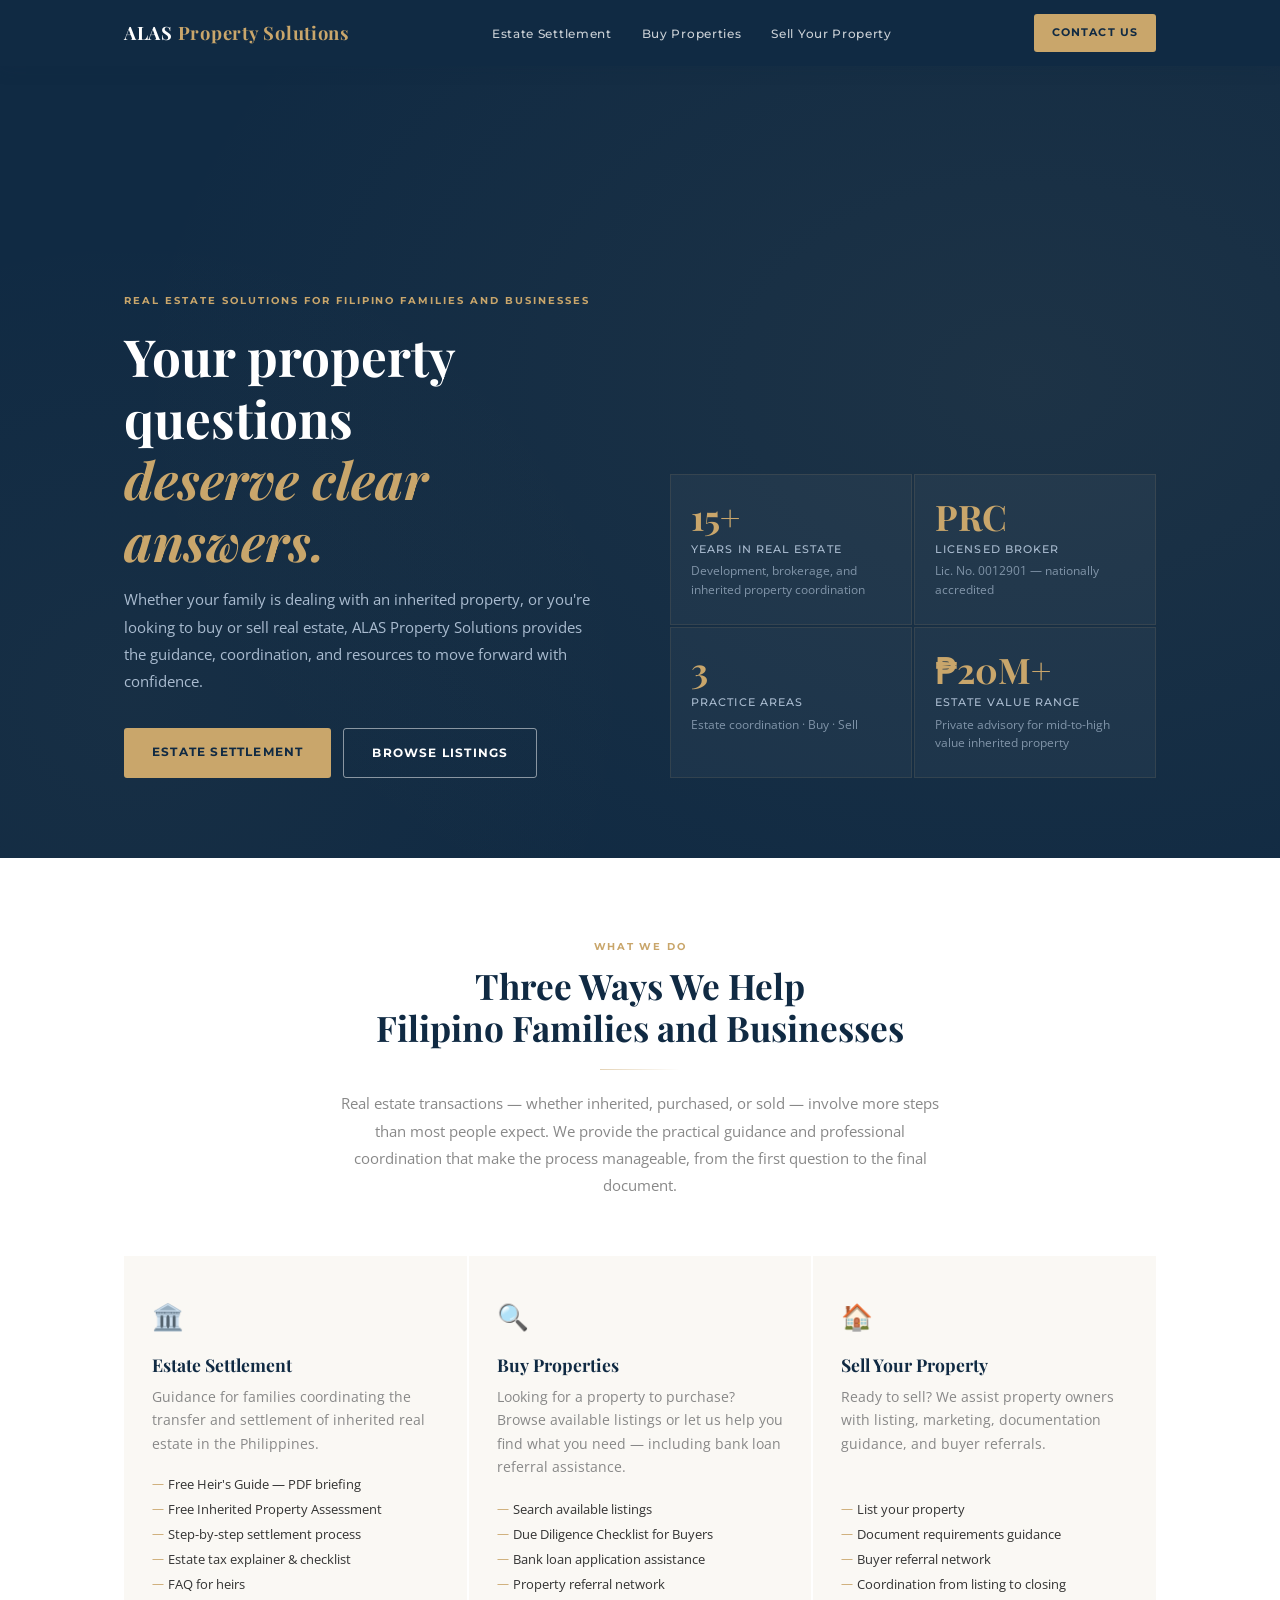
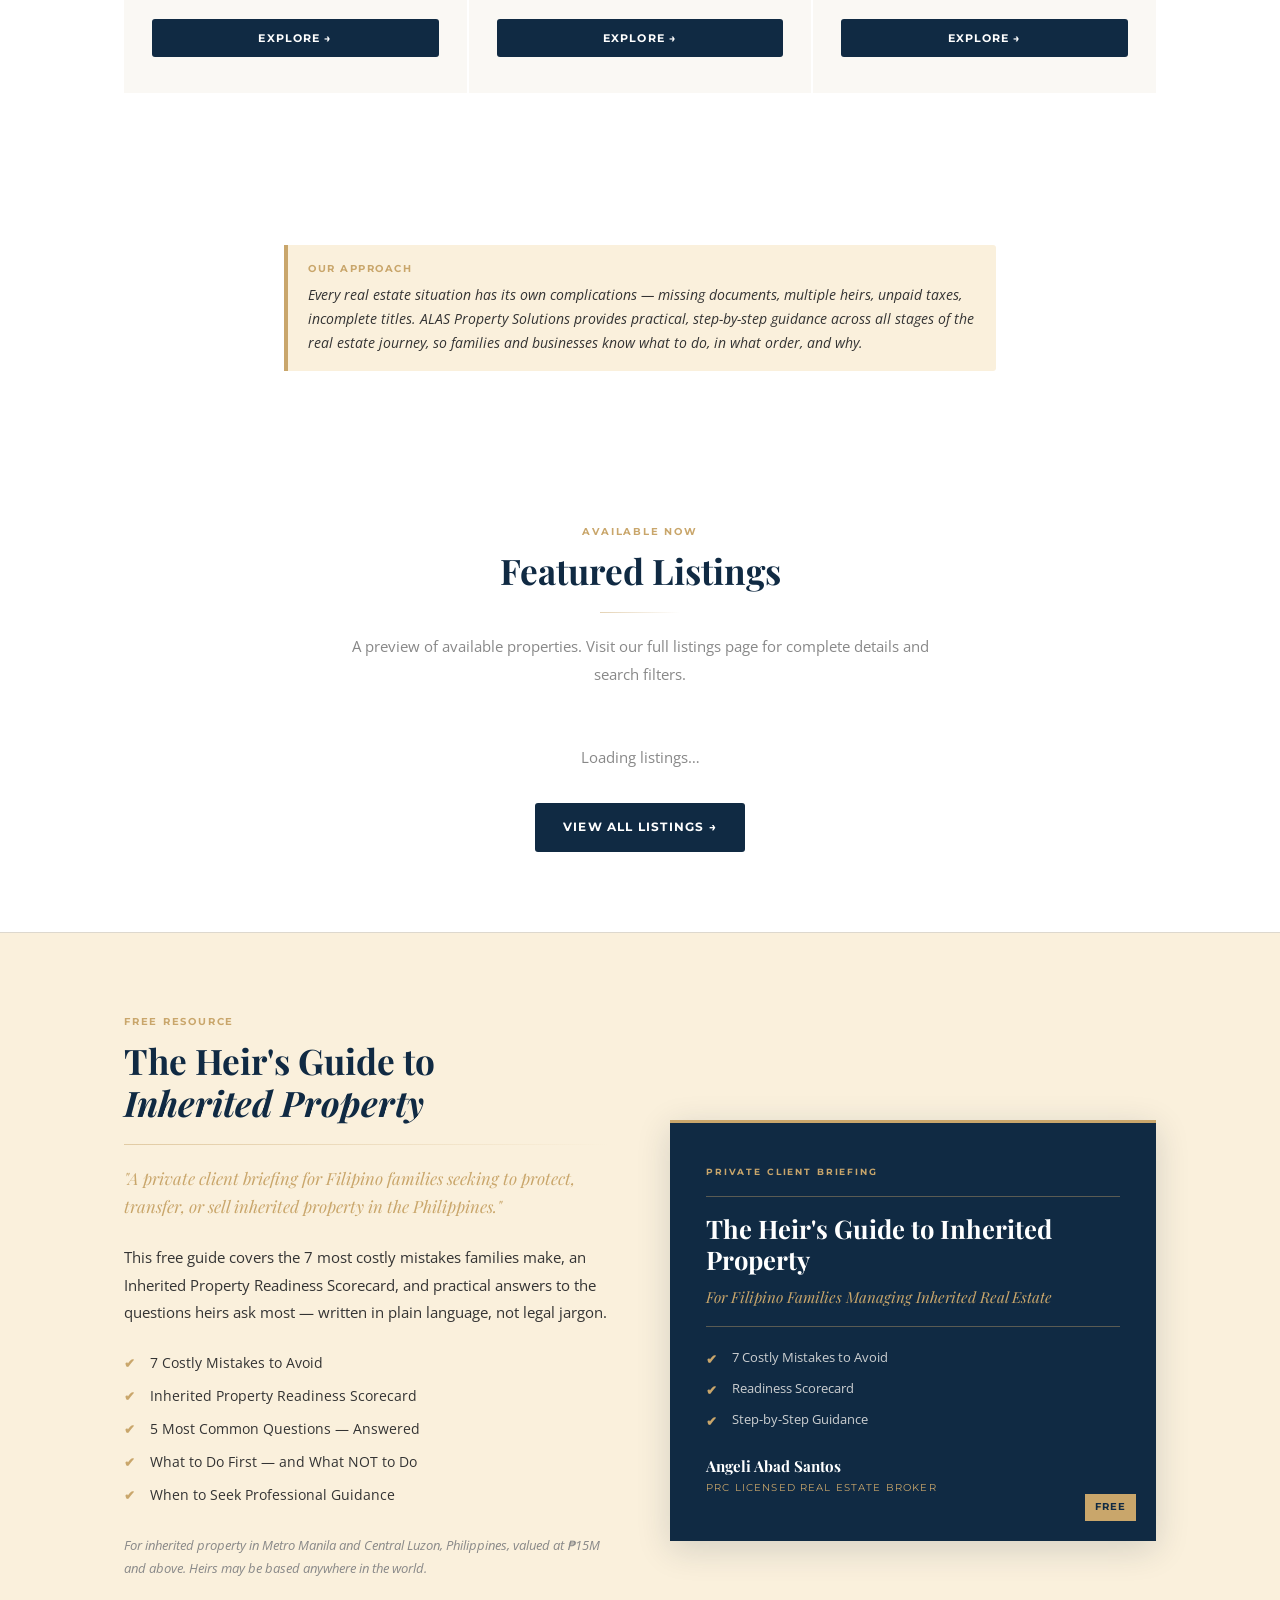
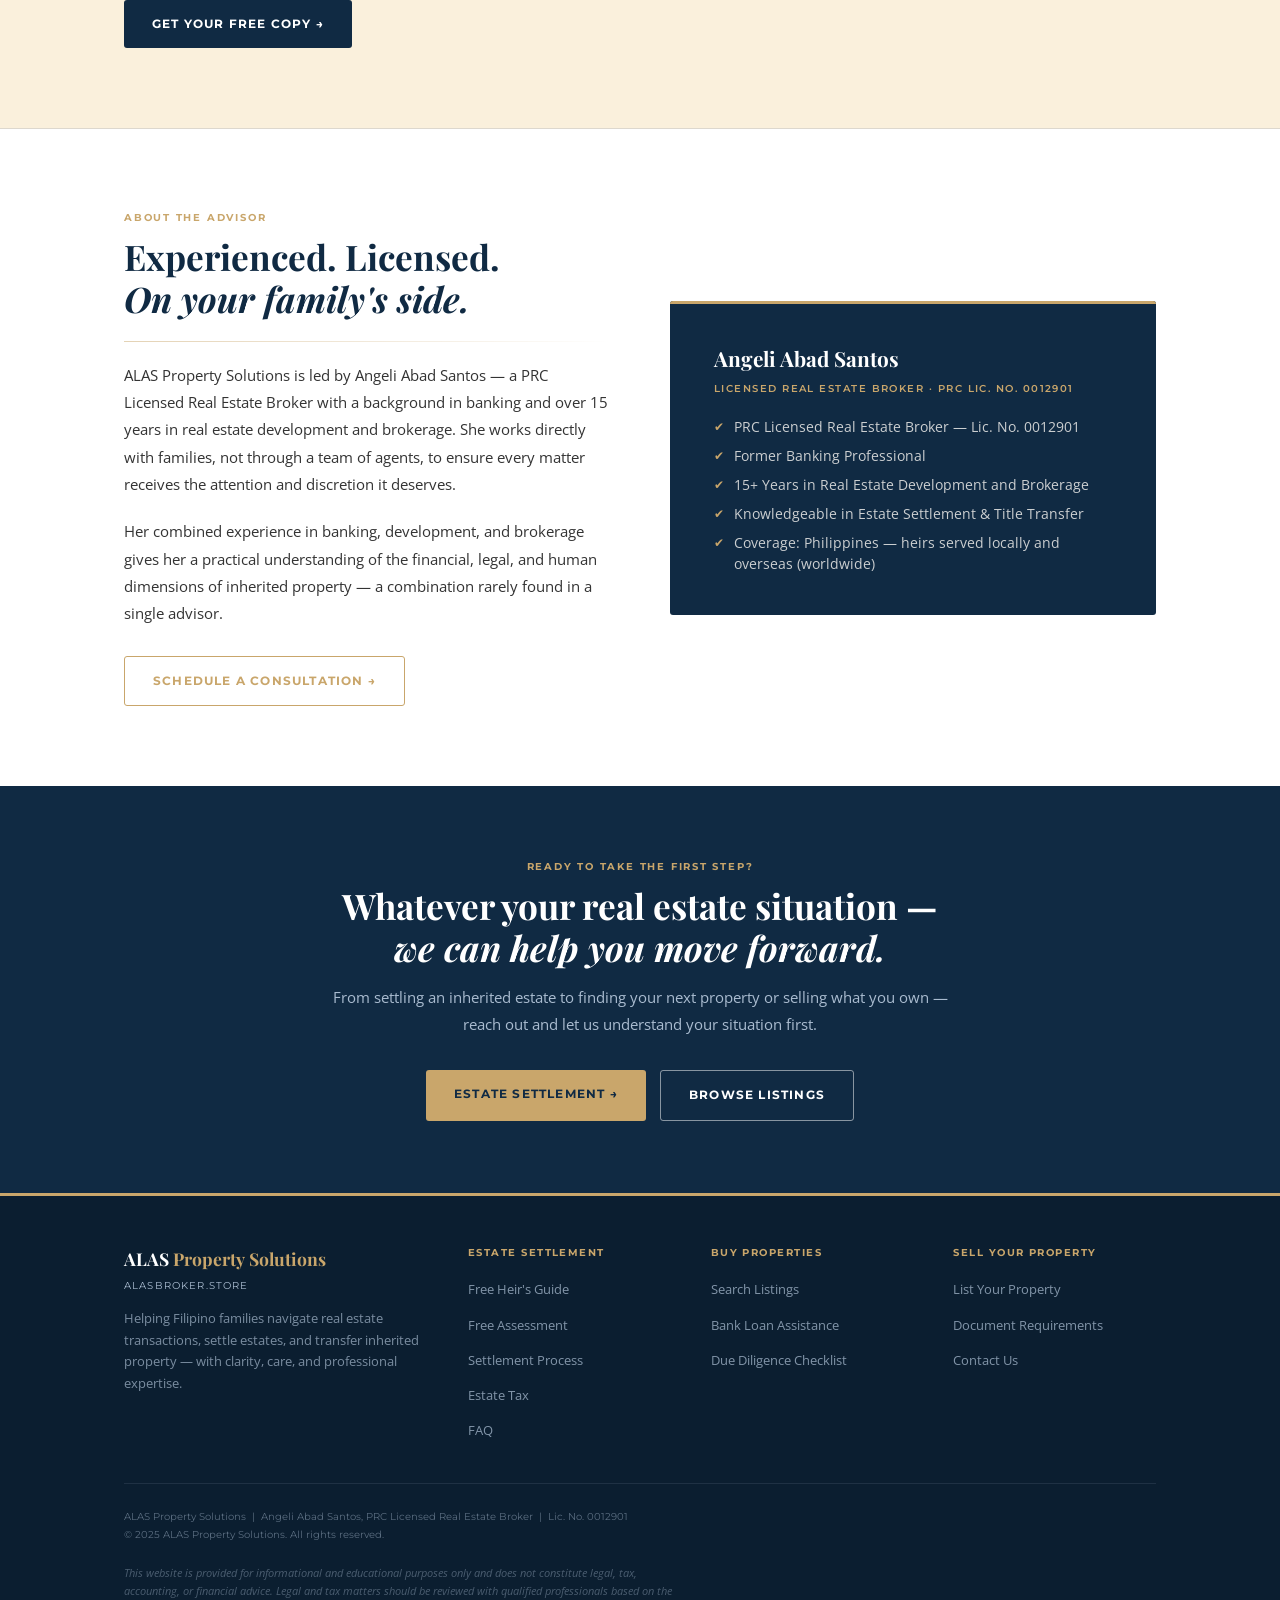
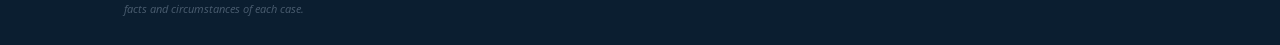
<file: index.html>
<!DOCTYPE html>
<html lang="en">
<head>
<meta charset="UTF-8">
<meta name="viewport" content="width=device-width, initial-scale=1.0">
<title>ALAS Property Solutions — Helping Filipino Families Navigate Real Estate</title>
<meta name="description" content="Helping families settle inherited property, transfer titles, and buy and sell real estate in the Philippines.">
<link rel="stylesheet" href="css/alas.css">
</head>
<body>

<!-- ═══ NAV ═══ -->
<nav class="site-nav">
  <div class="nav-inner">
    <a href="index.html" class="nav-logo">
      <div class="nav-logo-name">ALAS <span>Property Solutions</span></div>
    </a>
    <ul class="nav-links">
      <li><a href="pages/estate-settlement.html">Estate Settlement</a></li>
      <li><a href="pages/buy-properties.html">Buy Properties</a></li>
      <li><a href="pages/sell-property.html">Sell Your Property</a></li>
    </ul>
    <a href="pages/contact.html" class="nav-cta-btn">Contact Us</a>
    <button class="hamburger" onclick="toggleMenu()" aria-label="Menu">
      <span></span><span></span><span></span>
    </button>
  </div>
  <div class="mobile-menu" id="mobile-menu">
    <a href="pages/estate-settlement.html">Estate Settlement</a>
    <a href="pages/buy-properties.html">Buy Properties</a>
    <a href="pages/sell-property.html">Sell Your Property</a>
    <a href="pages/contact.html">Contact Us</a>
  </div>
</nav>

<!-- ═══ HERO ═══ -->
<section class="hero">
  <div class="container">
    <div class="hero-grid">
      <div>
        <div class="hero-label">Real Estate Solutions for Filipino Families and Businesses</div>
        <h1>Your property questions<br><em>deserve clear answers.</em></h1>
        <p class="hero-sub">Whether your family is dealing with an inherited property, or you're looking to buy or sell real estate, ALAS Property Solutions provides the guidance, coordination, and resources to move forward with confidence.</p>
        <div class="hero-ctas">
          <a href="pages/estate-settlement.html" class="btn btn-gold">Estate Settlement</a>
          <a href="pages/buy-properties.html" class="btn btn-outline-white">Browse Listings</a>
        </div>
      </div>
      <div class="hero-stats">
        <div class="stat-card">
          <div class="stat-num">15+</div>
          <div class="stat-label">Years in Real Estate</div>
          <div class="stat-desc">Development, brokerage, and inherited property coordination</div>
        </div>
        <div class="stat-card">
          <div class="stat-num">PRC</div>
          <div class="stat-label">Licensed Broker</div>
          <div class="stat-desc">Lic. No. 0012901 — nationally accredited</div>
        </div>
        <div class="stat-card">
          <div class="stat-num">3</div>
          <div class="stat-label">Practice Areas</div>
          <div class="stat-desc">Estate coordination · Buy · Sell</div>
        </div>
        <div class="stat-card">
          <div class="stat-num">₱20M+</div>
          <div class="stat-label">Estate Value Range</div>
          <div class="stat-desc">Private advisory for mid-to-high value inherited property</div>
        </div>
      </div>
    </div>
  </div>
</section>

<!-- ═══ THREE DIVISIONS ═══ -->
<section class="section divisions">
  <div class="container">
    <div class="sec-intro">
      <span class="eyebrow">What We Do</span>
      <h2>Three Ways We Help<br>Filipino Families and Businesses</h2>
      <div class="gold-rule"></div>
      <p>Real estate transactions — whether inherited, purchased, or sold — involve more steps than most people expect. We provide the practical guidance and professional coordination that make the process manageable, from the first question to the final document.</p>
    </div>
    <div class="div-grid" style="grid-template-columns:repeat(3,1fr)">

      <!-- Division 1 -->
      <div class="div-card">
        <span class="div-icon">🏛️</span>
        <h3>Estate Settlement</h3>
        <p>Guidance for families coordinating the transfer and settlement of inherited real estate in the Philippines.</p>
        <ul class="div-links">
          <li>Free Heir's Guide — PDF briefing</li>
          <li>Free Inherited Property Assessment</li>
          <li>Step-by-step settlement process</li>
          <li>Estate tax explainer &amp; checklist</li>
          <li>FAQ for heirs</li>
        </ul>
        <a href="pages/estate-settlement.html" class="btn btn-primary btn-sm">Explore →</a>
      </div>

      <!-- Division 2 -->
      <div class="div-card">
        <span class="div-icon">🔍</span>
        <h3>Buy Properties</h3>
        <p>Looking for a property to purchase? Browse available listings or let us help you find what you need — including bank loan referral assistance.</p>
        <ul class="div-links">
          <li>Search available listings</li>
          <li>Due Diligence Checklist for Buyers</li>
          <li>Bank loan application assistance</li>
          <li>Property referral network</li>
        </ul>
        <a href="pages/buy-properties.html" class="btn btn-primary btn-sm">Explore →</a>
      </div>

      <!-- Division 3 -->
      <div class="div-card">
        <span class="div-icon">🏠</span>
        <h3>Sell Your Property</h3>
        <p>Ready to sell? We assist property owners with listing, marketing, documentation guidance, and buyer referrals.</p>
        <ul class="div-links">
          <li>List your property</li>
          <li>Document requirements guidance</li>
          <li>Buyer referral network</li>
          <li>Coordination from listing to closing</li>
        </ul>
        <a href="pages/sell-property.html" class="btn btn-primary btn-sm">Explore →</a>
      </div>

    </div>
  </div>
</section>

<!-- ═══ INSIGHT ═══ -->
<section class="section-sm" style="background:var(--white)">
  <div class="container" style="max-width:760px">
    <div class="insight-box">
      <div class="insight-strip"></div>
      <div class="insight-body">
        <div class="insight-label">Our Approach</div>
        <p>Every real estate situation has its own complications — missing documents, multiple heirs, unpaid taxes, incomplete titles. ALAS Property Solutions provides practical, step-by-step guidance across all stages of the real estate journey, so families and businesses know what to do, in what order, and why.</p>
      </div>
    </div>
  </div>
</section>

<!-- ═══ LIVE LISTINGS PREVIEW (from Google Sheet) ═══ -->
<section class="section" style="background:var(--white)" id="listings-preview">
  <div class="container">
    <div class="sec-intro">
      <span class="eyebrow">Available Now</span>
      <h2>Featured Listings</h2>
      <div class="gold-rule"></div>
      <p>A preview of available properties. Visit our full listings page for complete details and search filters.</p>
    </div>
    <div id="listings-grid" style="display:grid;grid-template-columns:repeat(auto-fit,minmax(280px,1fr));gap:24px;margin-top:32px;">
      <p style="text-align:center;grid-column:1/-1;color:var(--grey);">Loading listings…</p>
    </div>
    <div style="text-align:center;margin-top:32px;">
      <a href="pages/buy-properties.html" class="btn btn-primary">View All Listings →</a>
    </div>
  </div>
</section>

<!-- ═══ FREE GUIDE STRIP ═══ -->
<section class="section" style="background:var(--gold-pale);border-top:1px solid var(--border);border-bottom:1px solid var(--border)" id="guide-strip">
  <div class="container">
    <div style="display:grid;grid-template-columns:1fr 1fr;gap:60px;align-items:center">
      <div>
        <span class="eyebrow">Free Resource</span>
        <h2>The Heir's Guide to<br><em>Inherited Property</em></h2>
        <div class="gold-rule"></div>
        <p class="pull-quote">"A private client briefing for Filipino families seeking to protect, transfer, or sell inherited property in the Philippines."</p>
        <p style="margin-bottom:24px">This free guide covers the 7 most costly mistakes families make, an Inherited Property Readiness Scorecard, and practical answers to the questions heirs ask most — written in plain language, not legal jargon.</p>
        <ul class="checklist" style="margin-bottom:28px">
          <li>7 Costly Mistakes to Avoid</li>
          <li>Inherited Property Readiness Scorecard</li>
          <li>5 Most Common Questions — Answered</li>
          <li>What to Do First — and What NOT to Do</li>
          <li>When to Seek Professional Guidance</li>
        </ul>
        <p style="font-size:0.8rem;color:var(--grey);font-style:italic;margin-bottom:20px">For inherited property in Metro Manila and Central Luzon, Philippines, valued at ₱15M and above. Heirs may be based anywhere in the world.</p>
        <a href="pages/estate-settlement.html#guide" class="btn btn-primary">Get Your Free Copy →</a>
      </div>
      <div>
        <!-- Guide cover mock -->
        <div style="background:var(--navy);padding:44px 36px;position:relative;overflow:hidden;box-shadow:var(--shadow-lg)">
          <div style="position:absolute;top:0;left:0;right:0;height:3px;background:var(--gold)"></div>
          <div style="font-family:var(--font-sans);font-size:0.58rem;font-weight:700;letter-spacing:0.2em;text-transform:uppercase;color:var(--gold);margin-bottom:16px">Private Client Briefing</div>
          <div style="height:1px;background:var(--gold);opacity:0.4;margin-bottom:16px"></div>
          <div style="font-family:var(--font-serif);font-size:1.6rem;font-weight:700;color:var(--white);line-height:1.2;margin-bottom:10px">The Heir's Guide to Inherited Property</div>
          <div style="font-family:var(--font-serif);font-size:0.95rem;font-style:italic;color:var(--gold);margin-bottom:16px">For Filipino Families Managing Inherited Real Estate</div>
          <div style="height:1px;background:var(--gold);opacity:0.4;margin-bottom:20px"></div>
          <ul class="checklist" style="margin-bottom:24px">
            <li style="color:rgba(250,248,244,0.8);font-size:0.82rem">7 Costly Mistakes to Avoid</li>
            <li style="color:rgba(250,248,244,0.8);font-size:0.82rem">Readiness Scorecard</li>
            <li style="color:rgba(250,248,244,0.8);font-size:0.82rem">Step-by-Step Guidance</li>
          </ul>
          <div style="font-family:var(--font-serif);font-weight:700;color:var(--white);font-size:0.95rem">Angeli Abad Santos</div>
          <div style="font-family:var(--font-sans);font-size:0.6rem;letter-spacing:0.12em;text-transform:uppercase;color:var(--gold)">PRC Licensed Real Estate Broker</div>
          <div style="position:absolute;bottom:20px;right:20px;font-family:var(--font-sans);font-size:0.6rem;font-weight:700;letter-spacing:0.1em;text-transform:uppercase;background:var(--gold);color:var(--navy);padding:5px 10px">FREE</div>
        </div>
      </div>
    </div>
  </div>
</section>

<!-- ═══ CREDENTIALS ═══ -->
<section class="section" style="background:var(--white)">
  <div class="container">
    <div style="display:grid;grid-template-columns:1fr 1fr;gap:60px;align-items:center">
      <div>
        <span class="eyebrow">About the Advisor</span>
        <h2>Experienced. Licensed.<br><em>On your family's side.</em></h2>
        <div class="gold-rule"></div>
        <p style="margin-bottom:20px">ALAS Property Solutions is led by Angeli Abad Santos — a PRC Licensed Real Estate Broker with a background in banking and over 15 years in real estate development and brokerage. She works directly with families, not through a team of agents, to ensure every matter receives the attention and discretion it deserves.</p>
        <p style="margin-bottom:28px">Her combined experience in banking, development, and brokerage gives her a practical understanding of the financial, legal, and human dimensions of inherited property — a combination rarely found in a single advisor.</p>
        <a href="pages/contact.html" class="btn btn-outline">Schedule a Consultation →</a>
      </div>
      <div class="creds-block">
        <div class="creds-name">Angeli Abad Santos</div>
        <div class="creds-title">Licensed Real Estate Broker · PRC Lic. No. 0012901</div>
        <ul class="creds-list">
          <li>PRC Licensed Real Estate Broker — Lic. No. 0012901</li>
          <li>Former Banking Professional</li>
          <li>15+ Years in Real Estate Development and Brokerage</li>
          <li>Knowledgeable in Estate Settlement &amp; Title Transfer</li>
          <li>Coverage: Philippines — heirs served locally and overseas (worldwide)</li>
        </ul>
      </div>
    </div>
  </div>
</section>

<!-- ═══ CTA ═══ -->
<section class="cta-section">
  <div class="container">
    <div class="cta-inner">
      <span class="eyebrow" style="color:var(--gold)">Ready to Take the First Step?</span>
      <h2 style="color:var(--white)">Whatever your real estate situation —<br><em>we can help you move forward.</em></h2>
      <p>From settling an inherited estate to finding your next property or selling what you own — reach out and let us understand your situation first.</p>
      <div class="cta-pair">
        <a href="pages/estate-settlement.html" class="btn btn-gold">Estate Settlement →</a>
        <a href="pages/buy-properties.html" class="btn btn-outline-white">Browse Listings</a>
      </div>
    </div>
  </div>
</section>

<!-- ═══ FOOTER ═══ -->
<footer class="site-footer">
  <div class="container">
    <div class="footer-grid">
      <div class="footer-brand">
        <div class="fb-name">ALAS <span>Property Solutions</span></div>
        <div class="fb-tag">alasbroker.store</div>
        <p>Helping Filipino families navigate real estate transactions, settle estates, and transfer inherited property — with clarity, care, and professional expertise.</p>
      </div>
      <div class="footer-col">
        <h5>Estate Settlement</h5>
        <ul>
          <li><a href="pages/estate-settlement.html#guide">Free Heir's Guide</a></li>
          <li><a href="pages/estate-settlement.html#assessment">Free Assessment</a></li>
          <li><a href="pages/estate-settlement.html#process">Settlement Process</a></li>
          <li><a href="pages/estate-settlement.html#tax">Estate Tax</a></li>
          <li><a href="pages/estate-settlement.html#faq">FAQ</a></li>
        </ul>
      </div>
      <div class="footer-col">
        <h5>Buy Properties</h5>
        <ul>
          <li><a href="pages/buy-properties.html#listings">Search Listings</a></li>
          <li><a href="pages/buy-properties.html#loan">Bank Loan Assistance</a></li>
          <li><a href="pages/buy-properties.html#diligence">Due Diligence Checklist</a></li>
        </ul>
      </div>
      <div class="footer-col">
        <h5>Sell Your Property</h5>
        <ul>
          <li><a href="pages/sell-property.html#sell">List Your Property</a></li>
          <li><a href="pages/sell-property.html#docs">Document Requirements</a></li>
          <li><a href="pages/contact.html">Contact Us</a></li>
        </ul>
      </div>
    </div>
    <div class="footer-bottom">
      <div class="fb-left">
        ALAS Property Solutions &nbsp;|&nbsp; Angeli Abad Santos, PRC Licensed Real Estate Broker &nbsp;|&nbsp; Lic. No. 0012901<br>
        © 2025 ALAS Property Solutions. All rights reserved.
      </div>
      <div class="footer-disclaimer">
        This website is provided for informational and educational purposes only and does not constitute legal, tax, accounting, or financial advice. Legal and tax matters should be reviewed with qualified professionals based on the facts and circumstances of each case.
      </div>
    </div>
  </div>
</footer>

<script>
function toggleMenu(){
  document.getElementById('mobile-menu').classList.toggle('open');
}
window.addEventListener('scroll',()=>{
  const nav=document.querySelector('.site-nav');
  nav.style.boxShadow=window.scrollY>10?'0 2px 20px rgba(16,42,67,0.28)':'0 2px 16px rgba(16,42,67,0.22)';
});

// ═══ GOOGLE SHEETS LISTINGS FETCH ═══
const SHEET_CSV_URL = 'https://docs.google.com/spreadsheets/d/e/2PACX-1vRmTx205hskwRgSDa3b-3tnrUlWOpWILHqFTp3wTtJ_FEZWSOcGSuWyBfp-oSSi8Iu-ZrRPM7Vh4Skx/pub?gid=445509934&single=true&output=csv';
const url = 'https://docs.google.com/spreadsheets/d/e/2PACX-1vRmTx205hskwRgSDa3b-3tnrUlWOpWILHqFTp3wTtJ_FEZWSOcGSuWyBfp-oSSi8Iu-ZrRPM7Vh4Skx/pub?gid=445509934&single=true&output=csv';
function parseCSV(text) {
  const rows = [];
  let row = [], val = '', inQuotes = false;
  for (let i = 0; i < text.length; i++) {
    const c = text[i], n = text[i+1];
    if (inQuotes) {
      if (c === '"' && n === '"') { val += '"'; i++; }
      else if (c === '"') { inQuotes = false; }
      else { val += c; }
    } else {
      if (c === '"') inQuotes = true;
      else if (c === ',') { row.push(val); val = ''; }
      else if (c === '\n') { row.push(val); rows.push(row); row = []; val = ''; }
      else if (c === '\r') { /* skip */ }
      else { val += c; }
    }
  }
  if (val || row.length) { row.push(val); rows.push(row); }
  return rows;
}

function renderListings(rows) {
  const grid = document.getElementById('listings-grid');
  if (!rows || rows.length < 3) {
    grid.innerHTML = '<p style="text-align:center;grid-column:1/-1;color:var(--grey);">No listings available right now. Please check back soon.</p>';
    return;
  }

  const headers = rows[0].map(h => h.trim());
  const idx = (name) => headers.indexOf(name);

  const nameIdx  = idx('Property Name');
  const priceIdx = idx('Price Display');
  const locIdx   = idx('Location / City');
  const statusIdx = idx('Status');
  const photoIdx = idx('Photo URL 1');

  // Skip row 1 (headers) AND row 2 (notes) — data starts at row 3
  const dataRows = rows.slice(2).filter(r => r[nameIdx] && r[nameIdx].trim() !== '');

  if (dataRows.length === 0) {
    grid.innerHTML = '<p style="text-align:center;grid-column:1/-1;color:var(--grey);">No listings available right now. Please check back soon.</p>';
    return;
  }

  // Only show "For Sale" listings, skip Sold/Hidden
  const activeRows = dataRows.filter(r => {
    const status = (r[statusIdx] || '').trim().toLowerCase();
    return !['sold','hidden'].includes(status);
  });

  const previewRows = activeRows.slice(0, 6);

  grid.innerHTML = previewRows.map(r => {
    const title = r[nameIdx] || 'Property Listing';
    const price = r[priceIdx] || '';
    const loc   = r[locIdx] || '';
    const img   = photoIdx !== -1 ? r[photoIdx] : '';
    const link  = 'pages/buy-properties.html';

    return `
      <a href="${link}" style="text-decoration:none;display:block;border:1px solid var(--border);border-radius:8px;overflow:hidden;background:var(--white);transition:box-shadow .2s;" onmouseover="this.style.boxShadow='0 4px 16px rgba(0,0,0,0.1)'" onmouseout="this.style.boxShadow='none'">
        ${img ? `<div style="width:100%;height:180px;background:url('${img}') center/cover;"></div>` : `<div style="width:100%;height:180px;background:var(--gold-pale);display:flex;align-items:center;justify-content:center;color:var(--grey);font-size:0.85rem;">No Image</div>`}
        <div style="padding:16px;">
          <h4 style="margin:0 0 6px;font-size:1rem;color:var(--navy);">${title}</h4>
          ${loc ? `<p style="margin:0 0 6px;font-size:0.85rem;color:var(--grey);">${loc}</p>` : ''}
          ${price ? `<p style="margin:0;font-weight:700;color:var(--gold);">${price}</p>` : ''}
        </div>
      </a>
    `;
  }).join('');
}  

  const previewRows = dataRows.slice(0, 6); // show up to 6 on homepage

  grid.innerHTML = previewRows.map(r => {
    const title = r[titleIdx] || 'Property Listing';
    const price = r[priceIdx] || '';
    const loc   = r[locIdx] || '';
    const img   = imgIdx !== -1 ? r[imgIdx] : '';
    const link  = urlIdx !== -1 ? r[urlIdx] : 'pages/buy-properties.html';

    return `
      <a href="${link}" style="text-decoration:none;display:block;border:1px solid var(--border);border-radius:8px;overflow:hidden;background:var(--white);transition:box-shadow .2s;" onmouseover="this.style.boxShadow='0 4px 16px rgba(0,0,0,0.1)'" onmouseout="this.style.boxShadow='none'">
        ${img ? `<div style="width:100%;height:180px;background:url('${img}') center/cover;"></div>` : `<div style="width:100%;height:180px;background:var(--gold-pale);display:flex;align-items:center;justify-content:center;color:var(--grey);font-size:0.85rem;">No Image</div>`}
        <div style="padding:16px;">
          <h4 style="margin:0 0 6px;font-size:1rem;color:var(--navy);">${title}</h4>
          ${loc ? `<p style="margin:0 0 6px;font-size:0.85rem;color:var(--grey);">${loc}</p>` : ''}
          ${price ? `<p style="margin:0;font-weight:700;color:var(--gold);">${price}</p>` : ''}
        </div>
      </a>
    `;
  }).join('');
}

fetch(SHEET_CSV_URL)
  .then(res => res.text())
  .then(text => {
    const rows = parseCSV(text);
    renderListings(rows);
  })
  .catch(err => {
    console.error('Error loading listings:', err);
    document.getElementById('listings-grid').innerHTML = '<p style="text-align:center;grid-column:1/-1;color:var(--grey);">Unable to load listings at this time.</p>';
  });
</script>
</body>
</html>
</file>
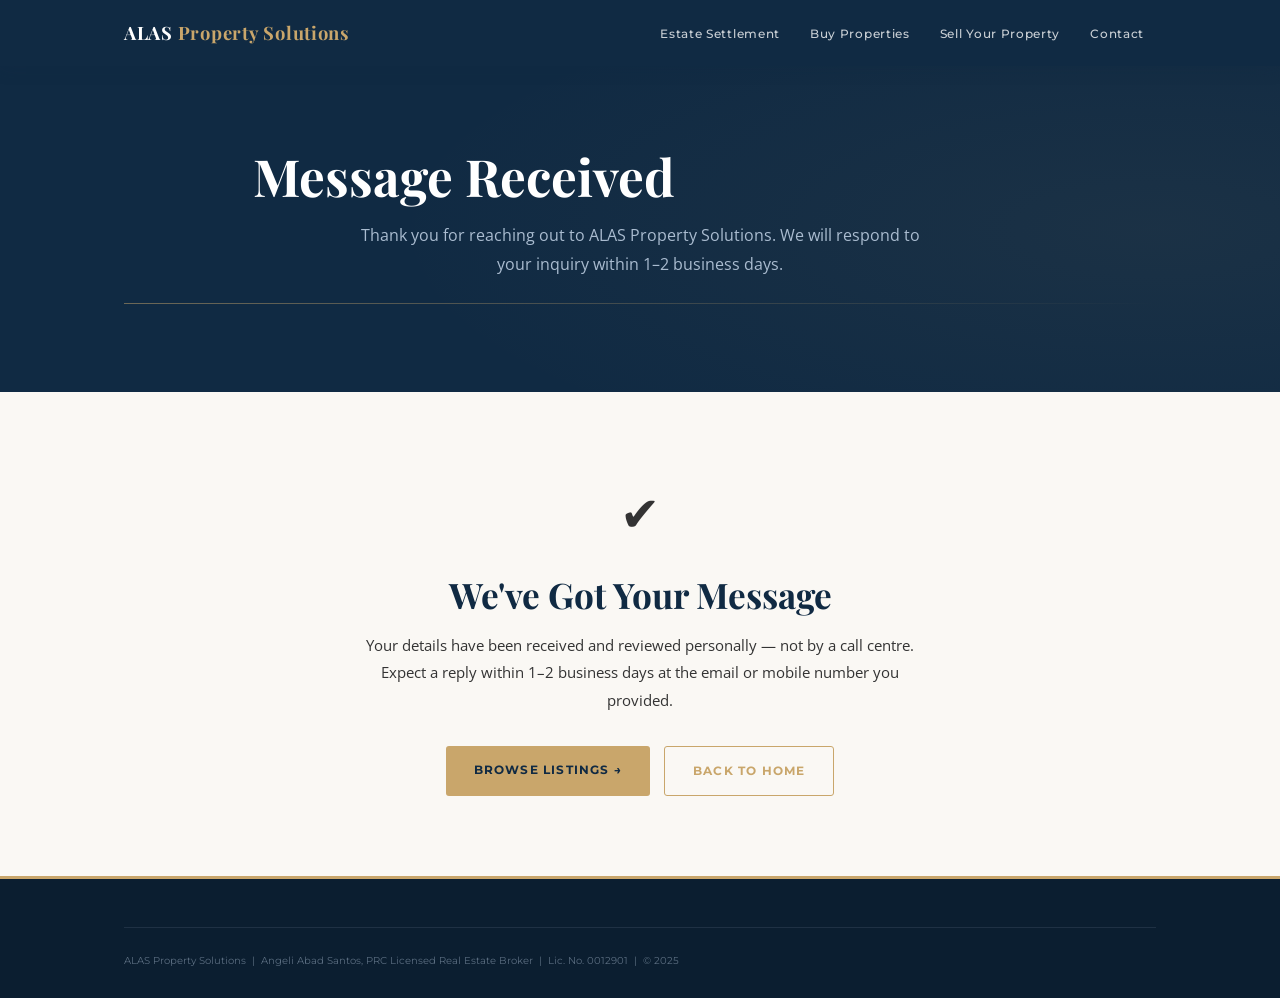
<file: thank-you.html>
<!DOCTYPE html>
<html lang="en">
<head>
<meta charset="UTF-8">
<meta name="viewport" content="width=device-width, initial-scale=1.0">
<title>Message Sent | ALAS Property Solutions</title>
<meta name="description" content="Thank you for contacting ALAS Property Solutions.">
<link rel="stylesheet" href="css/alas.css">
</head>
<body>

<nav class="site-nav">
  <div class="nav-inner">
    <a href="index.html" class="nav-logo">
      <div class="nav-logo-name">ALAS <span>Property Solutions</span></div>
    </a>
    <ul class="nav-links">
      <li><a href="estate-settlement.html">Estate Settlement</a></li>
      <li><a href="buy-properties.html">Buy Properties</a></li>
      <li><a href="sell-property.html">Sell Your Property</a></li>
      <li><a href="contact.html">Contact</a></li>
    </ul>
    <button class="hamburger" onclick="toggleMenu()" aria-label="Menu"><span></span><span></span><span></span></button>
  </div>
  <div class="mobile-menu" id="mobile-menu">
    <a href="index.html">Home</a>
    <a href="estate-settlement.html">Estate Settlement</a>
    <a href="buy-properties.html">Buy Properties</a>
    <a href="sell-property.html">Sell Your Property</a>
    <a href="contact.html">Contact Us</a>
  </div>
</nav>

<section class="page-hero">
  <div class="container page-hero-inner" style="text-align:center">
    <h1>Message Received</h1>
    <p class="sub" style="margin:0 auto">Thank you for reaching out to ALAS Property Solutions. We will respond to your inquiry within 1–2 business days.</p>
    <div class="gold-rule" style="margin:24px auto"></div>
  </div>
</section>

<section class="section" style="background:var(--ivory)">
  <div class="container" style="max-width:600px;text-align:center">
    <div style="font-size:3rem;margin-bottom:20px">✔</div>
    <h2 style="margin-bottom:16px">We've Got Your Message</h2>
    <p style="margin-bottom:32px;color:var(--charcoal)">Your details have been received and reviewed personally — not by a call centre. Expect a reply within 1–2 business days at the email or mobile number you provided.</p>
    <div class="cta-pair" style="justify-content:center">
      <a href="buy-properties.html" class="btn btn-gold">Browse Listings →</a>
      <a href="index.html" class="btn btn-outline">Back to Home</a>
    </div>
  </div>
</section>

<footer class="site-footer">
  <div class="container">
    <div class="footer-bottom">
      <div class="fb-left">ALAS Property Solutions &nbsp;|&nbsp; Angeli Abad Santos, PRC Licensed Real Estate Broker &nbsp;|&nbsp; Lic. No. 0012901 &nbsp;|&nbsp; © 2025</div>
    </div>
  </div>
</footer>

<script>
function toggleMenu(){ document.getElementById('mobile-menu').classList.toggle('open'); }
</script>
</body>
</html>
</file>
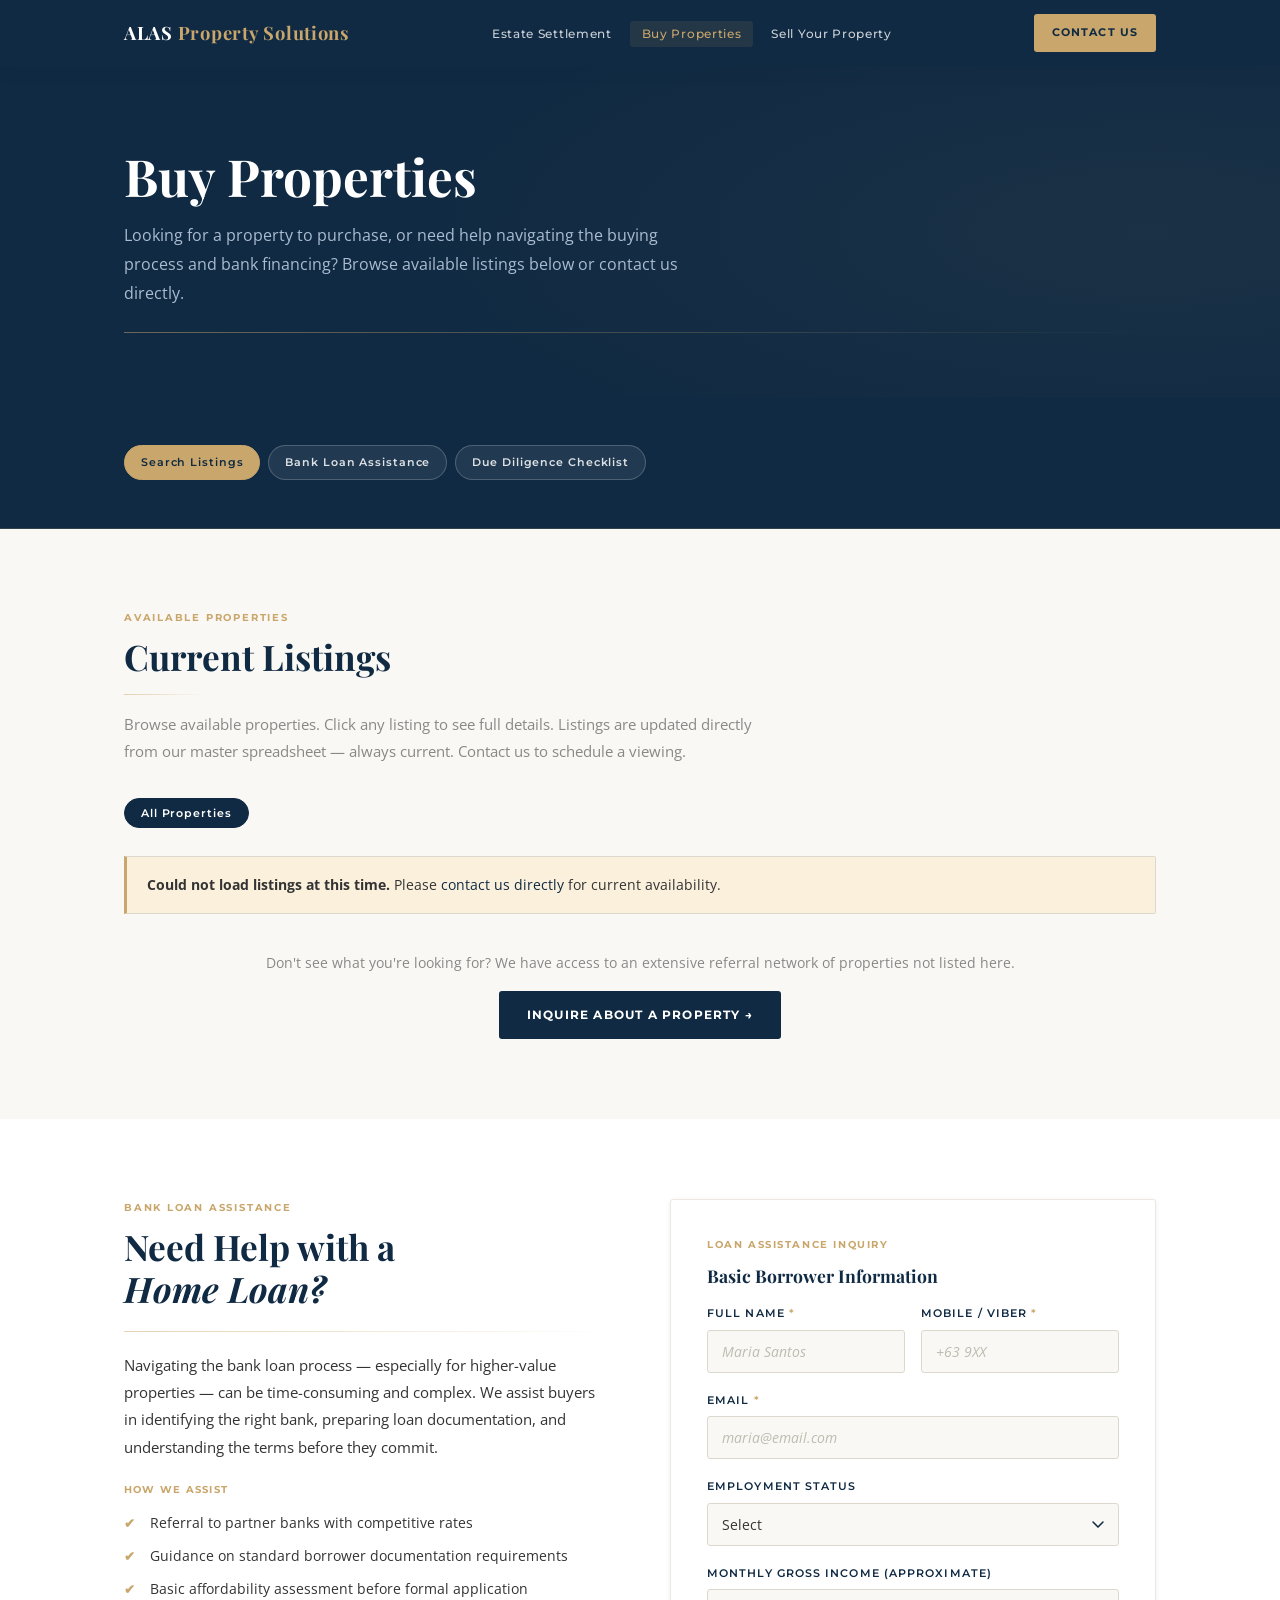
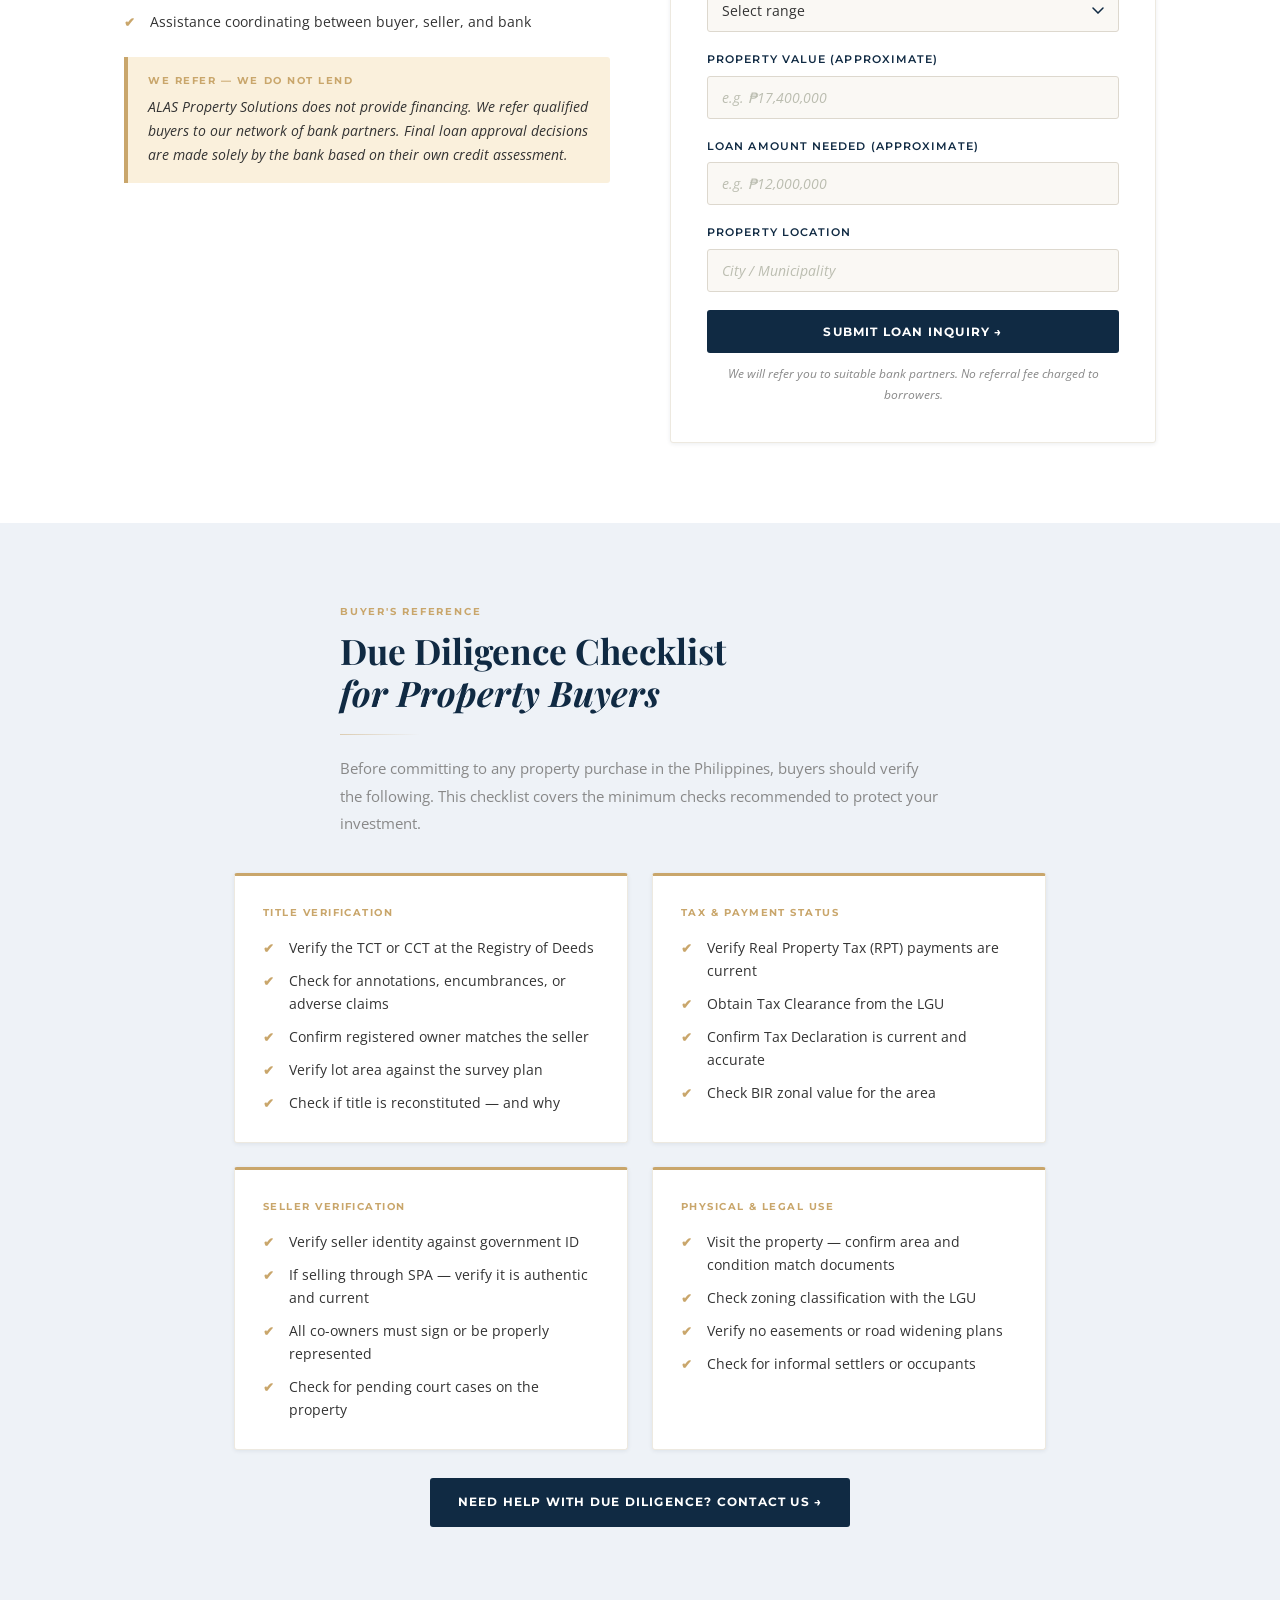
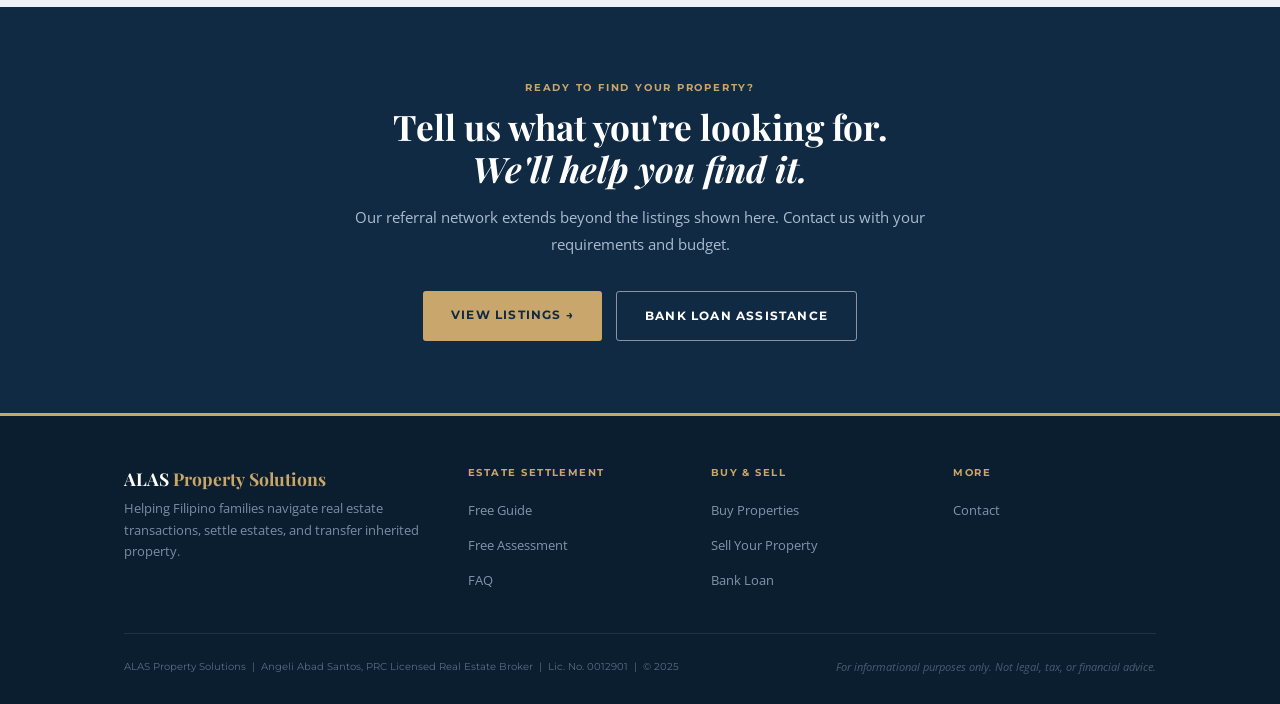
<file: pages/buy-properties.html>
<!DOCTYPE html>
<html lang="en">
<head>
<meta charset="UTF-8">
<meta name="viewport" content="width=device-width, initial-scale=1.0">
<title>Buy Properties | ALAS Property Solutions</title>
<meta name="description" content="Search available property listings and get bank loan assistance with ALAS Property Solutions.">
<link rel="stylesheet" href="../css/alas.css">
<style>
/* ── LISTING CARD UPGRADES ── */
.listing-card{cursor:pointer;transition:transform .18s,box-shadow .18s}
.listing-card:hover{transform:translateY(-3px);box-shadow:0 8px 24px rgba(16,42,67,0.14)}
.listing-card:hover .listing-price{color:var(--gold)}
.listing-img img{width:100%;height:100%;object-fit:cover;display:block}
.listing-img{background:var(--steel);aspect-ratio:16/9;position:relative;overflow:hidden}
.listing-img .no-photo{display:flex;align-items:center;justify-content:center;height:100%;font-family:var(--font-sans);font-size:0.72rem;letter-spacing:.1em;text-transform:uppercase;color:var(--grey)}
.listing-highlights{display:flex;flex-wrap:wrap;gap:6px;margin:10px 0}
.hi-tag{font-family:var(--font-sans);font-size:0.65rem;font-weight:500;padding:3px 8px;background:var(--steel);color:var(--charcoal);border-radius:2px}
.listing-desc{font-size:0.78rem;color:var(--grey);line-height:1.55;margin-bottom:12px;display:-webkit-box;-webkit-line-clamp:2;-webkit-box-orient:vertical;overflow:hidden}

/* ── LOADING STATE ── */
.loading-grid{display:flex;flex-direction:column;align-items:center;justify-content:center;padding:60px 0;gap:14px}
.loading-spinner{width:32px;height:32px;border:2.5px solid var(--border-light);border-top-color:var(--gold);border-radius:50%;animation:spin .8s linear infinite}
@keyframes spin{to{transform:rotate(360deg)}}
.loading-text{font-family:var(--font-sans);font-size:0.75rem;letter-spacing:.1em;text-transform:uppercase;color:var(--grey)}

/* ── ERROR STATE ── */
.listing-error{background:var(--gold-pale);border:1px solid var(--border);border-left:3px solid var(--gold);padding:16px 20px;border-radius:0 2px 2px 0;font-size:0.88rem;color:var(--charcoal);display:none}

/* ── MODAL ── */
.modal-overlay{position:fixed;inset:0;background:rgba(16,42,67,0.78);z-index:300;display:flex;align-items:center;justify-content:center;padding:16px;opacity:0;pointer-events:none;transition:opacity .25s}
.modal-overlay.open{opacity:1;pointer-events:all}
.modal-box{background:var(--white);max-width:820px;width:100%;max-height:92vh;overflow-y:auto;border-radius:2px;position:relative;transform:translateY(16px);transition:transform .25s;box-shadow:0 24px 64px rgba(16,42,67,0.32)}
.modal-overlay.open .modal-box{transform:translateY(0)}
.modal-close{position:absolute;top:14px;right:14px;background:rgba(16,42,67,0.7);border:none;color:var(--white);width:34px;height:34px;border-radius:50%;font-size:1rem;cursor:pointer;display:flex;align-items:center;justify-content:center;transition:background .15s;z-index:10}
.modal-close:hover{background:var(--navy)}

/* ── PHOTO GALLERY ── */
.gallery-wrap{position:relative;background:var(--navy);aspect-ratio:16/9;overflow:hidden;user-select:none}
.gallery-slides{display:flex;height:100%;transition:transform .35s cubic-bezier(.4,0,.2,1)}
.gallery-slide{min-width:100%;height:100%;display:flex;align-items:center;justify-content:center;flex-shrink:0}
.gallery-slide img{width:100%;height:100%;object-fit:cover;display:block}
.gallery-no-photo{width:100%;height:100%;display:flex;align-items:center;justify-content:center;font-family:var(--font-sans);font-size:0.75rem;text-transform:uppercase;letter-spacing:.12em;color:var(--steel-blue)}
.gallery-btn{position:absolute;top:50%;transform:translateY(-50%);background:rgba(16,42,67,0.65);border:none;color:var(--white);width:40px;height:40px;border-radius:50%;font-size:1.1rem;cursor:pointer;display:flex;align-items:center;justify-content:center;transition:background .15s;z-index:5}
.gallery-btn:hover{background:var(--navy)}
.gallery-prev{left:12px}
.gallery-next{right:12px}
.gallery-btn.hidden{display:none}
.gallery-dots{position:absolute;bottom:10px;left:50%;transform:translateX(-50%);display:flex;gap:6px;z-index:5}
.gallery-dot{width:7px;height:7px;border-radius:50%;background:rgba(255,255,255,0.45);border:none;cursor:pointer;padding:0;transition:background .2s,transform .2s}
.gallery-dot.active{background:var(--gold);transform:scale(1.25)}
.gallery-counter{position:absolute;top:10px;left:12px;background:rgba(16,42,67,0.65);color:var(--white);font-family:var(--font-sans);font-size:0.65rem;font-weight:600;padding:3px 9px;border-radius:12px;z-index:5}

/* ── THUMBNAIL STRIP ── */
.gallery-thumbs{display:flex;gap:6px;padding:8px;background:var(--navy-dark,#0b1e30);overflow-x:auto;scrollbar-width:thin;scrollbar-color:var(--gold) transparent}
.gallery-thumbs::-webkit-scrollbar{height:3px}
.gallery-thumbs::-webkit-scrollbar-thumb{background:var(--gold);border-radius:2px}
.gallery-thumb{width:72px;height:50px;object-fit:cover;flex-shrink:0;cursor:pointer;opacity:.55;border:2px solid transparent;transition:opacity .15s,border-color .15s;border-radius:1px}
.gallery-thumb.active{opacity:1;border-color:var(--gold)}

/* ── MODAL HEADER & BODY ── */
.modal-header{background:var(--navy);padding:22px 28px 18px;position:relative}
.modal-type{font-family:var(--font-sans);font-size:0.6rem;font-weight:700;letter-spacing:.16em;text-transform:uppercase;color:var(--gold);margin-bottom:7px}
.modal-title{font-family:var(--font-serif);font-size:1.35rem;font-weight:700;color:var(--white);line-height:1.25;margin-bottom:5px}
.modal-loc{font-family:var(--font-body);font-size:0.85rem;color:var(--steel-blue)}
.modal-body{padding:24px 28px}
.modal-price-row{display:flex;align-items:baseline;gap:14px;margin-bottom:18px;padding-bottom:16px;border-bottom:1px solid var(--border-light)}
.modal-price{font-family:var(--font-serif);font-size:1.65rem;font-weight:700;color:var(--navy)}
.modal-status{font-family:var(--font-sans);font-size:0.65rem;font-weight:700;padding:3px 10px;border-radius:2px}
.ms-sale{background:var(--navy);color:var(--white)}
.ms-rent{background:var(--gold);color:var(--navy)}
.modal-specs{display:grid;grid-template-columns:repeat(auto-fill,minmax(130px,1fr));gap:8px;margin-bottom:20px}
.spec-item{background:var(--steel);padding:11px 13px;border-radius:2px}
.spec-label{font-family:var(--font-sans);font-size:0.58rem;font-weight:700;letter-spacing:.12em;text-transform:uppercase;color:var(--grey);margin-bottom:3px}
.spec-val{font-family:var(--font-body);font-size:0.87rem;font-weight:600;color:var(--navy)}
.modal-desc-title{font-family:var(--font-sans);font-size:0.65rem;font-weight:700;letter-spacing:.12em;text-transform:uppercase;color:var(--gold);margin-bottom:10px}
.modal-desc{font-family:var(--font-body);font-size:0.87rem;color:var(--charcoal);line-height:1.8;white-space:pre-wrap;margin-bottom:22px}
.modal-highlights{display:flex;flex-wrap:wrap;gap:6px;margin-bottom:20px}
.modal-cta{display:flex;gap:12px;flex-wrap:wrap;padding-top:18px;border-top:1px solid var(--border-light)}
</style>
</head>
<body>

<nav class="site-nav">
  <div class="nav-inner">
    <a href="../index.html" class="nav-logo">
      <div class="nav-logo-name">ALAS <span>Property Solutions</span></div>
    </a>
    <ul class="nav-links">
      <li><a href="estate-settlement.html">Estate Settlement</a></li>
      <li><a href="buy-properties.html" class="active">Buy Properties</a></li>
      <li><a href="sell-property.html">Sell Your Property</a></li>
    </ul>
    <a href="contact.html" class="nav-cta-btn">Contact Us</a>
    <button class="hamburger" onclick="toggleMenu()" aria-label="Menu"><span></span><span></span><span></span></button>
  </div>
  <div class="mobile-menu" id="mobile-menu">
    <a href="../index.html">Home</a>
    <a href="estate-settlement.html">Estate Settlement</a>
    <a href="buy-properties.html">Buy Properties</a>
    <a href="sell-property.html">Sell Your Property</a>
    <a href="contact.html">Contact Us</a>
  </div>
</nav>

<section class="page-hero">
  <div class="container page-hero-inner">
    <h1>Buy Properties</h1>
    <p class="sub">Looking for a property to purchase, or need help navigating the buying process and bank financing? Browse available listings below or contact us directly.</p>
    <div class="gold-rule"></div>
  </div>
</section>

<section class="section-sm" style="background:var(--navy);border-bottom:1px solid rgba(201,166,107,0.2)">
  <div class="container">
    <div style="display:flex;gap:8px;flex-wrap:wrap">
      <a href="#listings"  class="filter-btn" style="background:var(--gold);color:var(--navy);border-color:var(--gold)">Search Listings</a>
      <a href="#loan"      class="filter-btn" style="background:rgba(255,255,255,0.08);color:rgba(255,255,255,0.85);border-color:rgba(255,255,255,0.2)">Bank Loan Assistance</a>
      <a href="#diligence" class="filter-btn" style="background:rgba(255,255,255,0.08);color:rgba(255,255,255,0.85);border-color:rgba(255,255,255,0.2)">Due Diligence Checklist</a>
    </div>
  </div>
</section>

<!-- ═══ LISTINGS ═══ -->
<section class="section" id="listings" style="background:var(--ivory)">
  <div class="container">
    <div class="sec-intro" style="text-align:left;max-width:none;margin-bottom:32px">
      <span class="eyebrow">Available Properties</span>
      <h2>Current Listings</h2>
      <div class="gold-rule" style="margin:16px 0"></div>
      <p style="max-width:640px">Browse available properties. Click any listing to see full details. Listings are updated directly from our master spreadsheet — always current. Contact us to schedule a viewing.</p>
    </div>

    <!-- FILTER BUTTONS — populated by JS -->
    <div class="listing-filters" id="filter-bar">
      <button class="filter-btn active" onclick="filterListings('all',this)">All Properties</button>
    </div>

    <!-- LOADING STATE -->
    <div class="loading-grid" id="loading-state">
      <div class="loading-spinner"></div>
      <div class="loading-text">Loading listings…</div>
    </div>

    <!-- ERROR STATE -->
    <div class="listing-error" id="error-state">
      <strong>Could not load listings at this time.</strong> Please <a href="contact.html" style="color:var(--navy)">contact us directly</a> for current availability.
    </div>

    <!-- LISTING GRID — populated by JS -->
    <div class="listing-grid" id="listing-grid" style="display:none"></div>

    <div style="text-align:center;margin-top:36px">
      <p style="color:var(--grey);font-size:0.88rem;margin-bottom:16px">Don't see what you're looking for? We have access to an extensive referral network of properties not listed here.</p>
      <a href="contact.html" class="btn btn-primary">Inquire About a Property →</a>
    </div>
  </div>
</section>

<!-- ═══ LISTING DETAIL MODAL ═══ -->
<div class="modal-overlay" id="listing-modal" onclick="closeModalOnOverlay(event)">
  <div class="modal-box" id="modal-box">
    <!-- GALLERY -->
    <div class="gallery-wrap" id="gallery-wrap">
      <div class="gallery-slides" id="gallery-slides"></div>
      <button class="gallery-btn gallery-prev" id="gallery-prev" onclick="galleryMove(-1)" aria-label="Previous photo">&#8592;</button>
      <button class="gallery-btn gallery-next" id="gallery-next" onclick="galleryMove(1)" aria-label="Next photo">&#8594;</button>
      <div class="gallery-dots" id="gallery-dots"></div>
      <div class="gallery-counter" id="gallery-counter"></div>
    </div>
    <!-- THUMBNAILS -->
    <div class="gallery-thumbs" id="gallery-thumbs"></div>

    <button class="modal-close" onclick="closeModal()" aria-label="Close">✕</button>

    <div class="modal-header">
      <div class="modal-type" id="m-type"></div>
      <div class="modal-title" id="m-title"></div>
      <div class="modal-loc" id="m-loc"></div>
    </div>
    <div class="modal-body">
      <div class="modal-price-row">
        <div class="modal-price" id="m-price"></div>
        <span class="modal-status" id="m-status"></span>
      </div>
      <div class="modal-specs" id="m-specs"></div>
      <div id="m-highlights-wrap" style="margin-bottom:16px">
        <div class="modal-desc-title">Key Features</div>
        <div class="modal-highlights" id="m-highlights"></div>
      </div>
      <div id="m-desc-wrap">
        <div class="modal-desc-title">About This Property</div>
        <div class="modal-desc" id="m-desc"></div>
      </div>
      <div class="modal-cta">
        <a href="contact.html" class="btn btn-primary">Inquire About This Property →</a>
        <a href="#" id="m-viber" class="btn btn-outline" target="_blank" style="display:none">Message on Viber →</a>
      </div>
    </div>
  </div>
</div>

<!-- ═══ BANK LOAN ═══ -->
<section class="section" id="loan" style="background:var(--white)">
  <div class="container">
    <div style="display:grid;grid-template-columns:1fr 1fr;gap:60px;align-items:start">
      <div>
        <span class="eyebrow">Bank Loan Assistance</span>
        <h2>Need Help with a<br><em>Home Loan?</em></h2>
        <div class="gold-rule"></div>
        <p style="margin-bottom:20px">Navigating the bank loan process — especially for higher-value properties — can be time-consuming and complex. We assist buyers in identifying the right bank, preparing loan documentation, and understanding the terms before they commit.</p>
        <div style="font-family:var(--font-sans);font-size:0.65rem;font-weight:700;letter-spacing:0.12em;text-transform:uppercase;color:var(--gold);margin-bottom:12px">How we assist</div>
        <ul class="checklist" style="margin-bottom:24px">
          <li>Referral to partner banks with competitive rates</li>
          <li>Guidance on standard borrower documentation requirements</li>
          <li>Basic affordability assessment before formal application</li>
          <li>Assistance coordinating between buyer, seller, and bank</li>
        </ul>
        <div class="insight-box">
          <div class="insight-strip"></div>
          <div class="insight-body">
            <div class="insight-label">We Refer — We Do Not Lend</div>
            <p>ALAS Property Solutions does not provide financing. We refer qualified buyers to our network of bank partners. Final loan approval decisions are made solely by the bank based on their own credit assessment.</p>
          </div>
        </div>
      </div>
      <div class="form-card">
        <div style="font-family:var(--font-sans);font-size:0.62rem;font-weight:700;letter-spacing:0.16em;text-transform:uppercase;color:var(--gold);margin-bottom:12px">Loan Assistance Inquiry</div>
        <h3 style="margin-bottom:18px;font-size:1.1rem">Basic Borrower Information</h3>
        <form onsubmit="formSuccess(event,this)">
          <div class="form-row-2">
            <div class="form-group"><label>Full Name <span style="color:var(--gold)">*</span></label><input type="text" placeholder="Maria Santos" required></div>
            <div class="form-group"><label>Mobile / Viber <span style="color:var(--gold)">*</span></label><input type="tel" placeholder="+63 9XX" required></div>
          </div>
          <div class="form-group"><label>Email <span style="color:var(--gold)">*</span></label><input type="email" placeholder="maria@email.com" required></div>
          <div class="form-group"><label>Employment Status</label>
            <select><option value="">Select</option><option>Employed — Local</option><option>Employed — Abroad (OFW)</option><option>Self-Employed / Business Owner</option><option>Professional</option><option>Retired</option></select>
          </div>
          <div class="form-group"><label>Monthly Gross Income (approximate)</label>
            <select><option value="">Select range</option><option>Below ₱50,000</option><option>₱50,000 – ₱100,000</option><option>₱100,000 – ₱200,000</option><option>₱200,000 – ₱500,000</option><option>Above ₱500,000</option><option>Prefer not to say</option></select>
          </div>
          <div class="form-group"><label>Property Value (approximate)</label><input type="text" placeholder="e.g. ₱17,400,000"></div>
          <div class="form-group"><label>Loan Amount Needed (approximate)</label><input type="text" placeholder="e.g. ₱12,000,000"></div>
          <div class="form-group"><label>Property Location</label><input type="text" placeholder="City / Municipality"></div>
          <button type="submit" class="btn btn-primary" style="width:100%">Submit Loan Inquiry →</button>
          <p class="form-note">We will refer you to suitable bank partners. No referral fee charged to borrowers.</p>
        </form>
      </div>
    </div>
  </div>
</section>

<!-- ═══ DUE DILIGENCE ═══ -->
<section class="section" id="diligence" style="background:var(--steel)">
  <div class="container" style="max-width:860px">
    <div class="sec-intro" style="text-align:left;margin-bottom:36px">
      <span class="eyebrow">Buyer's Reference</span>
      <h2>Due Diligence Checklist<br><em>for Property Buyers</em></h2>
      <div class="gold-rule" style="margin:20px 0"></div>
      <p>Before committing to any property purchase in the Philippines, buyers should verify the following. This checklist covers the minimum checks recommended to protect your investment.</p>
    </div>
    <div style="display:grid;grid-template-columns:1fr 1fr;gap:24px">
      <div class="card card-gold-top">
        <div style="font-family:var(--font-sans);font-size:0.65rem;font-weight:700;letter-spacing:0.14em;text-transform:uppercase;color:var(--gold);margin-bottom:14px">Title Verification</div>
        <ul class="checklist">
          <li>Verify the TCT or CCT at the Registry of Deeds</li>
          <li>Check for annotations, encumbrances, or adverse claims</li>
          <li>Confirm registered owner matches the seller</li>
          <li>Verify lot area against the survey plan</li>
          <li>Check if title is reconstituted — and why</li>
        </ul>
      </div>
      <div class="card card-gold-top">
        <div style="font-family:var(--font-sans);font-size:0.65rem;font-weight:700;letter-spacing:0.14em;text-transform:uppercase;color:var(--gold);margin-bottom:14px">Tax &amp; Payment Status</div>
        <ul class="checklist">
          <li>Verify Real Property Tax (RPT) payments are current</li>
          <li>Obtain Tax Clearance from the LGU</li>
          <li>Confirm Tax Declaration is current and accurate</li>
          <li>Check BIR zonal value for the area</li>
        </ul>
      </div>
      <div class="card card-gold-top">
        <div style="font-family:var(--font-sans);font-size:0.65rem;font-weight:700;letter-spacing:0.14em;text-transform:uppercase;color:var(--gold);margin-bottom:14px">Seller Verification</div>
        <ul class="checklist">
          <li>Verify seller identity against government ID</li>
          <li>If selling through SPA — verify it is authentic and current</li>
          <li>All co-owners must sign or be properly represented</li>
          <li>Check for pending court cases on the property</li>
        </ul>
      </div>
      <div class="card card-gold-top">
        <div style="font-family:var(--font-sans);font-size:0.65rem;font-weight:700;letter-spacing:0.14em;text-transform:uppercase;color:var(--gold);margin-bottom:14px">Physical &amp; Legal Use</div>
        <ul class="checklist">
          <li>Visit the property — confirm area and condition match documents</li>
          <li>Check zoning classification with the LGU</li>
          <li>Verify no easements or road widening plans</li>
          <li>Check for informal settlers or occupants</li>
        </ul>
      </div>
    </div>
    <div style="margin-top:28px;text-align:center">
      <a href="contact.html" class="btn btn-primary">Need Help with Due Diligence? Contact Us →</a>
    </div>
  </div>
</section>

<section class="cta-section">
  <div class="container">
    <div class="cta-inner">
      <span class="eyebrow" style="color:var(--gold)">Ready to Find Your Property?</span>
      <h2 style="color:var(--white)">Tell us what you're looking for.<br><em>We'll help you find it.</em></h2>
      <p>Our referral network extends beyond the listings shown here. Contact us with your requirements and budget.</p>
      <div class="cta-pair">
        <a href="#listings" class="btn btn-gold">View Listings →</a>
        <a href="#loan" class="btn btn-outline-white">Bank Loan Assistance</a>
      </div>
    </div>
  </div>
</section>

<footer class="site-footer">
  <div class="container">
    <div class="footer-grid">
      <div class="footer-brand"><div class="fb-name">ALAS <span>Property Solutions</span></div><p>Helping Filipino families navigate real estate transactions, settle estates, and transfer inherited property.</p></div>
      <div class="footer-col"><h5>Estate Settlement</h5><ul><li><a href="estate-settlement.html#guide">Free Guide</a></li><li><a href="estate-settlement.html#assessment">Free Assessment</a></li><li><a href="estate-settlement.html#faq">FAQ</a></li></ul></div>
      <div class="footer-col"><h5>Buy &amp; Sell</h5><ul><li><a href="buy-properties.html#listings">Buy Properties</a></li><li><a href="sell-property.html">Sell Your Property</a></li><li><a href="buy-properties.html#loan">Bank Loan</a></li></ul></div>
      <div class="footer-col"><h5>More</h5><ul><li><a href="contact.html">Contact</a></li></ul></div>
    </div>
    <div class="footer-bottom">
      <div class="fb-left">ALAS Property Solutions &nbsp;|&nbsp; Angeli Abad Santos, PRC Licensed Real Estate Broker &nbsp;|&nbsp; Lic. No. 0012901 &nbsp;|&nbsp; © 2025</div>
      <div class="footer-disclaimer">For informational purposes only. Not legal, tax, or financial advice.</div>
    </div>
  </div>
</footer>

<script>
// ══════════════════════════════════════════════════════
//  CONFIGURATION
// ══════════════════════════════════════════════════════
const SHEET_ID   = '1cZrtdy9DOA8JxHDTeMJYgE4w4Do30w3MtXEnVg93g4k';
const SHEET_NAME = 'Listings';

const TYPE_MAP = {
  'townhouse':'house','house and lot':'house','house':'house',
  'condominium':'condo','condo':'condo',
  'vacant lot':'lot','agricultural land':'lot','lot':'lot','farm lot':'lot',
  'commercial':'commercial','apartment building':'commercial','office':'commercial',
  'industrial':'industrial'
};
const TYPE_LABELS = {
  house:'House &amp; Lot', condo:'Condominium',
  lot:'Lot / Land', commercial:'Commercial', industrial:'Industrial'
};

// Photo columns — supports up to 10 photos per listing
const PHOTO_COLS = [
  'Photo URL 1','Photo URL 2','Photo URL 3','Photo URL 4','Photo URL 5',
  'Photo URL 6','Photo URL 7','Photo URL 8','Photo URL 9','Photo URL 10'
];

let allListings = [];
let gCurrent    = 0;
let gPhotos     = [];
let touchStartX = 0;

// ── FETCH — uses CSV export (only needs Sheet shared as "Anyone with link") ──
async function loadListings() {
  const url = 'https://docs.google.com/spreadsheets/d/e/2PACX-1vRmTx205hskwRgSDa3b-3tnrUlWOpWILHqFTp3wTtJ_FEZWSOcGSuWyBfp-oSSi8Iu-ZrRPM7Vh4Skx/pub?gid=445509934&single=true&output=csv';
  try {
    const res  = await fetch(url);
    if (!res.ok) throw new Error(`HTTP ${res.status} — check Sheet is shared publicly`);
    const csv  = await res.text();

    const rows   = parseCSV(csv);
    if (rows.length < 2) throw new Error('Sheet returned no data');

    const headers = rows[0].map(h => h.trim());
    // NOTE: rows.slice(1) assumes data starts right after headers (row 2).
    // If your Sheet has an extra notes/instructions row, change to rows.slice(2)
    allListings = rows.slice(2)
      .filter(r => r[0] && r[0].trim())
      .map(r => {
        const obj = {};
        headers.forEach((h, i) => { obj[h] = (r[i] || '').trim(); });
        return obj;
      })
      .filter(l => l['Status'] && !['sold','hidden'].includes(l['Status'].toLowerCase()));

    buildFilterButtons();
    renderListings(allListings);
    document.getElementById('loading-state').style.display = 'none';
    document.getElementById('listing-grid').style.display  = 'grid';
  } catch(e) {
    console.error('Listings error:', e);
    document.getElementById('loading-state').style.display = 'none';
    document.getElementById('error-state').style.display   = 'block';
  }
}

function parseCSV(text) {
  const rows = [];
  let row = [], field = '', inQuotes = false;
  for (let i = 0; i < text.length; i++) {
    const ch = text[i], next = text[i+1];
    if (inQuotes) {
      if (ch === '"' && next === '"') { field += '"'; i++; }
      else if (ch === '"') { inQuotes = false; }
      else { field += ch; }
    } else {
      if (ch === '"') { inQuotes = true; }
      else if (ch === ',') { row.push(field); field = ''; }
      else if (ch === '\n' || (ch === '\r' && next === '\n')) {
        if (ch === '\r') i++;
        row.push(field); rows.push(row); row = []; field = '';
      } else { field += ch; }
    }
  }
  if (field || row.length) { row.push(field); rows.push(row); }
  return rows;
}

function buildFilterButtons() {
  const types = [...new Set(allListings.map(l => normalizeType(l['Property Type'])))].filter(Boolean);
  const bar   = document.getElementById('filter-bar');
  bar.innerHTML = "<button class=\"filter-btn active\" onclick=\"filterListings('all',this)\">All Properties</button>";
  types.forEach(t => {
    if (TYPE_LABELS[t]) bar.innerHTML += `<button class="filter-btn" onclick="filterListings('${t}',this)">${TYPE_LABELS[t]}</button>`;
  });
}

function normalizeType(raw) { return TYPE_MAP[(raw||'').toLowerCase()] || 'other'; }
function getPhotos(l) { return PHOTO_COLS.map(col => l[col] || '').filter(Boolean); }

function renderListings(list) {
  const grid = document.getElementById('listing-grid');
  if (!list.length) {
    grid.innerHTML = '<p style="color:var(--grey);font-size:0.9rem;padding:20px 0">No properties found. Please check back soon.</p>';
    return;
  }
  grid.innerHTML = list.map(l => {
    const originalIdx = allListings.indexOf(l);
    return cardHTML(l, originalIdx);
  }).join('');
}

function cardHTML(l, idx) {
  const type    = normalizeType(l['Property Type']);
  const status  = l['Status'] || 'For Sale';
  const tagCls  = (status.toLowerCase().includes('lease')||status.toLowerCase().includes('rent')) ? 'tag-rent' : 'tag-sale';
  const price   = l['Price Display'] || (l['Price (PHP)'] ? '\u20b1'+Number(l['Price (PHP)']).toLocaleString() : 'Price on Request');
  const photos  = getPhotos(l);
  const photo1  = photos[0] || '';
  const imgHTML = photo1
    ? `<img src="${escHtml(photo1)}" alt="${escHtml(l['Property Name'])}" loading="lazy" style="width:100%;height:100%;object-fit:cover;display:block">`
    : '<div class="no-photo" style="display:flex;align-items:center;justify-content:center;height:100%;font-family:var(--font-sans);font-size:0.7rem;letter-spacing:.1em;text-transform:uppercase;color:var(--grey)">[ Property Photo ]</div>';
  const badge   = photos.length > 1
    ? `<span style="position:absolute;bottom:8px;right:10px;background:rgba(16,42,67,0.72);color:white;font-size:0.62rem;font-family:var(--font-sans);font-weight:600;padding:2px 8px;border-radius:10px">\ud83d\udcf7 ${photos.length}</span>`
    : '';
  const hi = [
    l['Bedrooms']      ? l['Bedrooms']+' BR'           : '',
    l['Bathrooms']     ? l['Bathrooms']+' Bath'         : '',
    l['Lot Area (sqm)']   ? l['Lot Area (sqm)']+'sqm lot'   : '',
    l['Floor Area (sqm)'] ? l['Floor Area (sqm)']+'sqm floor': '',
    l['Garage'] || ''
  ].filter(Boolean).map(h=>`<span class="hi-tag">${escHtml(h)}</span>`).join('');
  return `<div class="listing-card" data-type="${type}" data-idx="${idx}" onclick="openModal(this.dataset.idx)">
    <div class="listing-img">
      <span class="listing-tag ${tagCls}">${escHtml(status)}</span>
      ${imgHTML}${badge}
    </div>
    <div class="listing-body">
      <div class="listing-type">${escHtml(l['Property Type']||'')}</div>
      <h4>${escHtml(l['Property Name']||'')}</h4>
      <div class="listing-location">\ud83d\udccd ${escHtml(l['Location / City']||'')}</div>
      ${hi ? `<div class="listing-highlights">${hi}</div>` : ''}
      ${l['Short Description'] ? `<div class="listing-desc">${escHtml(l['Short Description'])}</div>` : ''}
      <div class="listing-price">${escHtml(price)}</div>
      <div style="margin-top:10px;font-family:var(--font-sans);font-size:0.68rem;font-weight:600;color:var(--gold);letter-spacing:0.06em">View Details →</div>
    </div>
  </div>`;
}

function filterListings(type,btn) {
  document.querySelectorAll('#filter-bar .filter-btn').forEach(b=>b.classList.remove('active'));
  btn.classList.add('active');
  renderListings(type==='all' ? allListings : allListings.filter(l=>normalizeType(l['Property Type'])===type));
}

function buildGallery(photos) {
  gPhotos=photos; gCurrent=0;
  const slides=document.getElementById('gallery-slides');
  const dots  =document.getElementById('gallery-dots');
  const thumbs=document.getElementById('gallery-thumbs');
  const wrap  =document.getElementById('gallery-thumbs');
  if (!photos.length) {
    slides.innerHTML='<div class="gallery-slide"><div class="gallery-no-photo">[ No Photos Available ]</div></div>';
    dots.innerHTML=thumbs.innerHTML='';
    document.getElementById('gallery-prev').classList.add('hidden');
    document.getElementById('gallery-next').classList.add('hidden');
    document.getElementById('gallery-counter').textContent='';
    wrap.style.display='none'; return;
  }
  slides.innerHTML=photos.map((u,i)=>`<div class="gallery-slide"><img src="${escHtml(u)}" alt="Photo ${i+1}" loading="${i===0?'eager':'lazy'}"></div>`).join('');
  dots.innerHTML  =photos.length>1 ? photos.map((_,i)=>`<button class="gallery-dot${i===0?' active':''}" onclick="galleryGoTo(${i})" aria-label="Photo ${i+1}"></button>`).join('') : '';
  thumbs.innerHTML=photos.length>1 ? photos.map((u,i)=>`<img class="gallery-thumb${i===0?' active':''}" src="${escHtml(u)}" onclick="galleryGoTo(${i})" loading="${i===0?'eager':'lazy'}" alt="Thumb ${i+1}">`).join('') : '';
  wrap.style.display=photos.length>1?'flex':'none';
  updateGalleryUI();
}

function galleryGoTo(idx){gCurrent=Math.max(0,Math.min(idx,gPhotos.length-1));updateGalleryUI();}
function galleryMove(dir){galleryGoTo(gCurrent+dir);}

function updateGalleryUI(){
  const n=gPhotos.length;
  document.getElementById('gallery-slides').style.transform=`translateX(-${gCurrent*100}%)`;
  document.querySelectorAll('.gallery-dot').forEach((d,i)=>d.classList.toggle('active',i===gCurrent));
  document.querySelectorAll('.gallery-thumb').forEach((t,i)=>{
    t.classList.toggle('active',i===gCurrent);
    if(i===gCurrent) t.scrollIntoView({block:'nearest',inline:'center',behavior:'smooth'});
  });
  document.getElementById('gallery-counter').textContent=n>1?`${gCurrent+1} / ${n}`:'';
  document.getElementById('gallery-prev').classList.toggle('hidden',gCurrent===0);
  document.getElementById('gallery-next').classList.toggle('hidden',gCurrent===n-1);
}

document.addEventListener('touchstart',e=>{if(document.getElementById('listing-modal').classList.contains('open'))touchStartX=e.touches[0].clientX;},{passive:true});
document.addEventListener('touchend',e=>{
  if(!document.getElementById('listing-modal').classList.contains('open'))return;
  const diff=touchStartX-e.changedTouches[0].clientX;
  if(Math.abs(diff)>40)galleryMove(diff>0?1:-1);
},{passive:true});

function openModal(idx) {
  const i = parseInt(idx, 10);
  const l = allListings[i];
  if (!l) { console.error('No listing at index', idx); return; }
  const status=l['Status']||'For Sale';
  const price=l['Price Display']||(l['Price (PHP)']?'\u20b1'+Number(l['Price (PHP)']).toLocaleString():'Price on Request');
  const stCls=(status.toLowerCase().includes('lease')||status.toLowerCase().includes('rent'))?'ms-rent':'ms-sale';
  buildGallery(getPhotos(l));
  document.getElementById('m-type').textContent=l['Property Type']||'';
  document.getElementById('m-title').textContent=l['Property Name']||'';
  document.getElementById('m-loc').textContent='\ud83d\udccd '+(l['Location / City']||'');
  document.getElementById('m-price').textContent=price;
  document.getElementById('m-status').className='modal-status '+stCls;
  document.getElementById('m-status').textContent=status;
  const specs=[['Lot Area',l['Lot Area (sqm)']?l['Lot Area (sqm)']+' sqm':null],
    ['Floor Area',l['Floor Area (sqm)']?l['Floor Area (sqm)']+' sqm':null],
    ['Bedrooms',l['Bedrooms']||null],['Bathrooms',l['Bathrooms']||null],
    ['Garage',l['Garage']||null],['Title',l['Title Status']||null],
    ['Payment',l['Payment Terms']||null],['CGT',l['CGT']||null]].filter(s=>s[1]);
  document.getElementById('m-specs').innerHTML=specs.map(s=>`<div class="spec-item"><div class="spec-label">${s[0]}</div><div class="spec-val">${escHtml(s[1])}</div></div>`).join('');
  const hls=(l['Key Highlights']||'').split('|').map(h=>h.trim()).filter(Boolean);
  const hlW=document.getElementById('m-highlights-wrap');
  if(hls.length){document.getElementById('m-highlights').innerHTML=hls.map(h=>`<span class="hi-tag">${escHtml(h)}</span>`).join('');hlW.style.display='block';}
  else hlW.style.display='none';
  const dW=document.getElementById('m-desc-wrap');
  if(l['Full Description']){document.getElementById('m-desc').textContent=l['Full Description'];dW.style.display='block';}
  else dW.style.display='none';
  const vib=document.getElementById('m-viber');
  if(l['Viber Link']){vib.href=l['Viber Link'];vib.style.display='inline-block';}else vib.style.display='none';
  document.getElementById('listing-modal').classList.add('open');
  document.getElementById('modal-box').scrollTop=0;
  document.body.style.overflow='hidden';
}

function closeModal(){document.getElementById('listing-modal').classList.remove('open');document.body.style.overflow='';}
function closeModalOnOverlay(e){if(e.target===document.getElementById('listing-modal'))closeModal();}
document.addEventListener('keydown',e=>{
  if(!document.getElementById('listing-modal').classList.contains('open'))return;
  if(e.key==='Escape')closeModal();
  if(e.key==='ArrowLeft')galleryMove(-1);
  if(e.key==='ArrowRight')galleryMove(1);
});

function escHtml(s){return String(s||'').replace(/&/g,'&amp;').replace(/</g,'&lt;').replace(/>/g,'&gt;').replace(/"/g,'&quot;');}
function toggleMenu(){document.getElementById('mobile-menu').classList.toggle('open');}
function formSuccess(e,form){e.preventDefault();form.innerHTML='<div style="text-align:center;padding:24px"><div style="font-size:1.5rem;margin-bottom:10px">\u2714</div><div style="font-family:var(--font-serif);font-size:1.1rem;color:var(--navy)">Thank you.</div><p style="font-size:0.85rem;color:var(--grey);margin-top:8px">We will be in touch within 1\u20132 business days.</p></div>';}

loadListings();
</script>
</body>
</html>
</file>
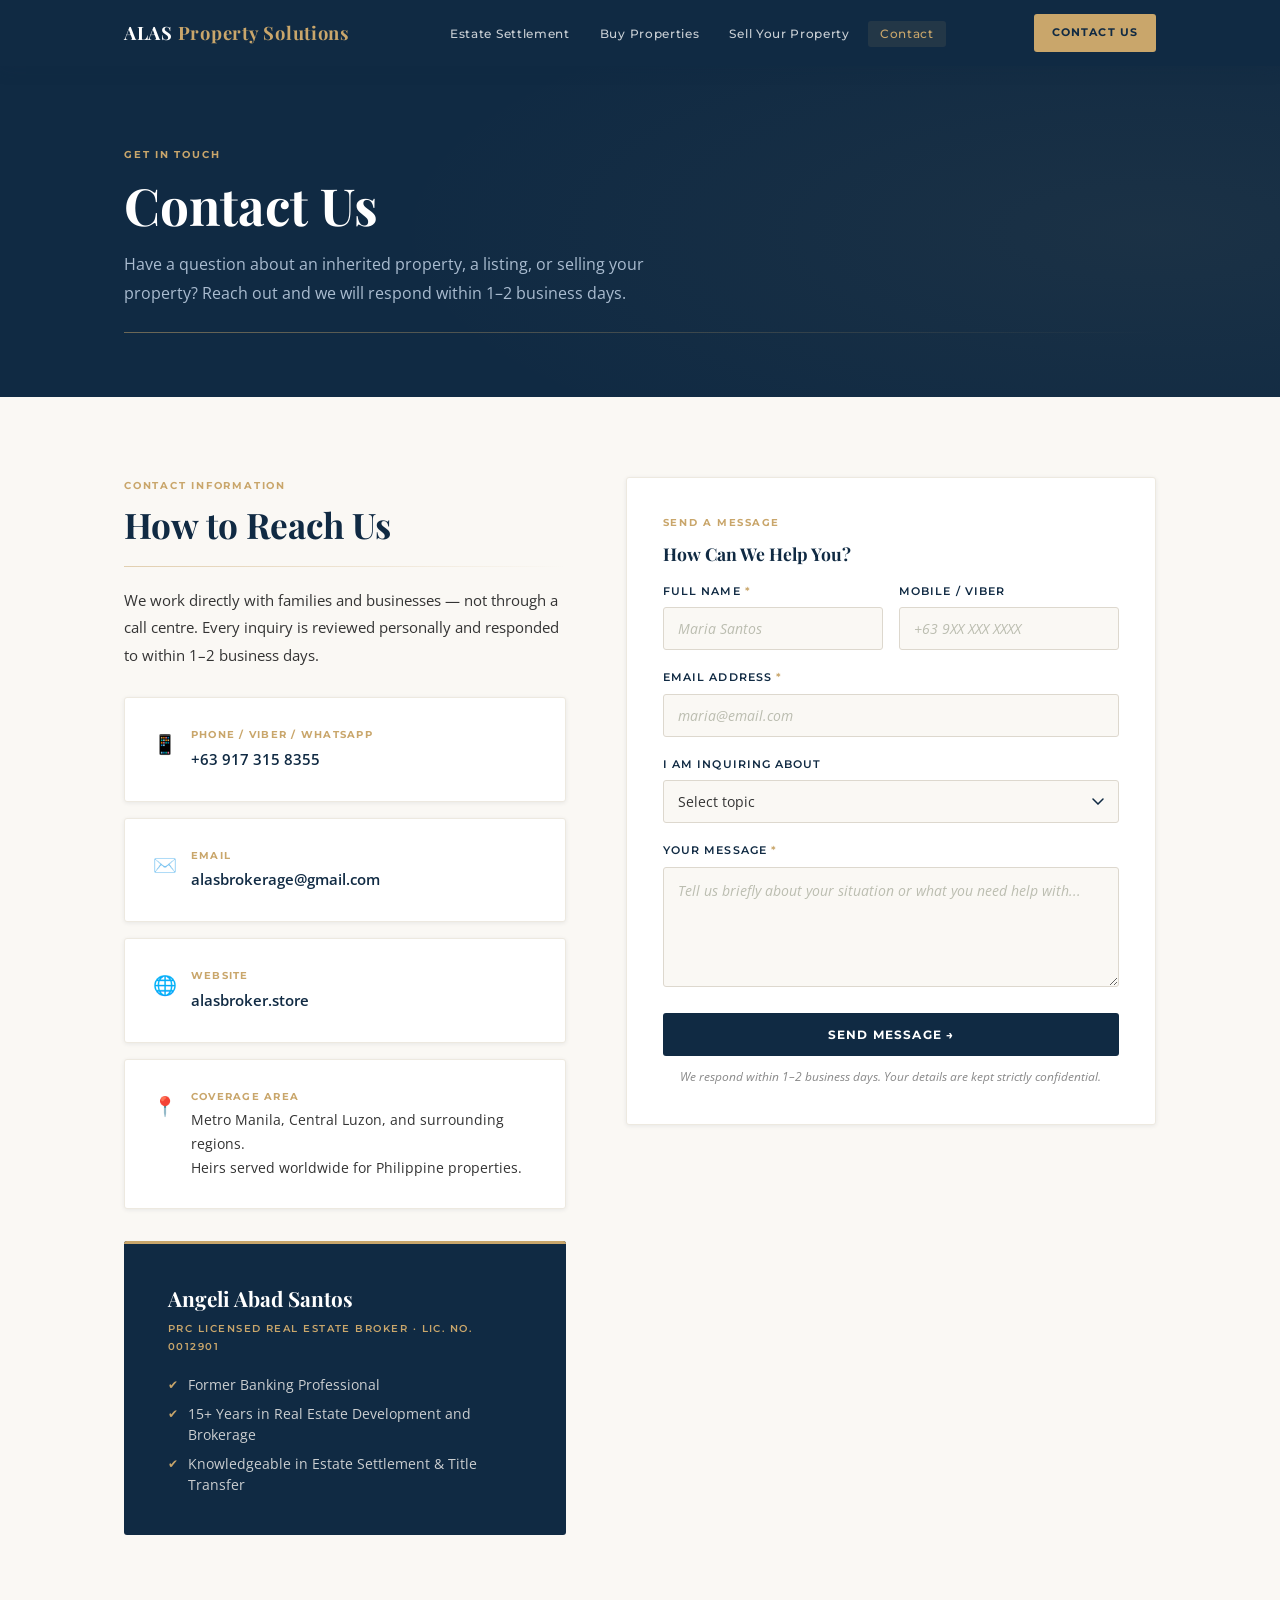
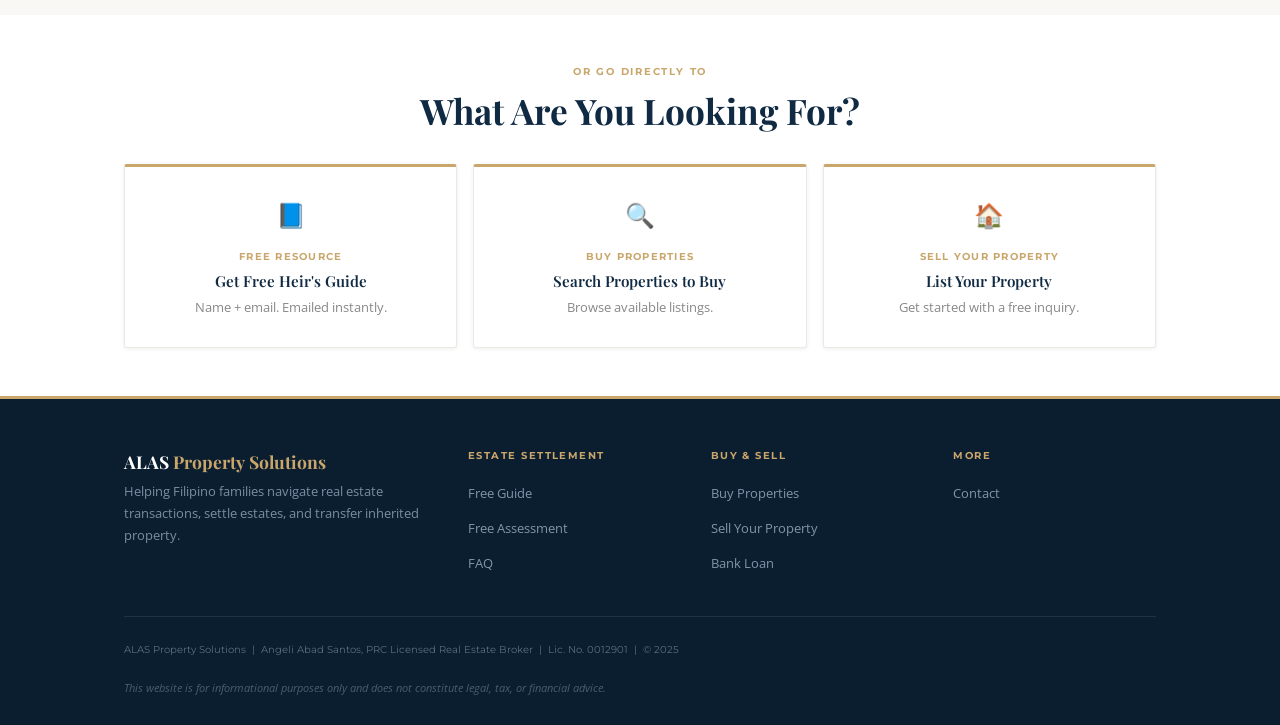
<file: pages/contact.html>
<!DOCTYPE html>
<html lang="en">
<head>
<meta charset="UTF-8">
<meta name="viewport" content="width=device-width, initial-scale=1.0">
<title>Contact Us | ALAS Property Solutions</title>
<meta name="description" content="Contact ALAS Property Solutions — Angeli Abad Santos, PRC Licensed Real Estate Broker.">
<link rel="stylesheet" href="../css/alas.css">
</head>
<body>

<nav class="site-nav">
  <div class="nav-inner">
    <a href="../index.html" class="nav-logo">
      <div class="nav-logo-name">ALAS <span>Property Solutions</span></div>
    </a>
    <ul class="nav-links">
      <li><a href="estate-settlement.html">Estate Settlement</a></li>
      <li><a href="buy-properties.html">Buy Properties</a></li>
      <li><a href="sell-property.html">Sell Your Property</a></li>
      <li><a href="contact.html" class="active">Contact</a></li>
    </ul>
    <a href="contact.html" class="nav-cta-btn">Contact Us</a>
    <button class="hamburger" onclick="toggleMenu()" aria-label="Menu"><span></span><span></span><span></span></button>
  </div>
  <div class="mobile-menu" id="mobile-menu">
    <a href="../index.html">Home</a>
    <a href="estate-settlement.html">Estate Settlement</a>
    <a href="buy-properties.html">Buy Properties</a>
    <a href="sell-property.html">Sell Your Property</a>
    <a href="contact.html">Contact Us</a>
  </div>
</nav>

<section class="page-hero">
  <div class="container page-hero-inner">
    <span class="eyebrow">Get in Touch</span>
    <h1>Contact Us</h1>
    <p class="sub">Have a question about an inherited property, a listing, or selling your property? Reach out and we will respond within 1–2 business days.</p>
    <div class="gold-rule"></div>
  </div>
</section>

<section class="section" style="background:var(--ivory)">
  <div class="container">
    <div style="display:grid;grid-template-columns:1fr 1.2fr;gap:60px;align-items:start">
      <div>
        <span class="eyebrow">Contact Information</span>
        <h2>How to Reach Us</h2>
        <div class="gold-rule"></div>
        <p style="margin-bottom:28px">We work directly with families and businesses — not through a call centre. Every inquiry is reviewed personally and responded to within 1–2 business days.</p>
        <div style="display:flex;flex-direction:column;gap:16px;margin-bottom:32px">
          <div class="card" style="display:flex;gap:14px;align-items:flex-start">
            <div style="font-size:1.2rem;flex-shrink:0;margin-top:2px">📱</div>
            <div>
              <div style="font-family:var(--font-sans);font-size:0.65rem;font-weight:700;letter-spacing:0.12em;text-transform:uppercase;color:var(--gold);margin-bottom:3px">Phone / Viber / WhatsApp</div>
              <div style="font-family:var(--font-body);font-size:0.95rem;color:var(--navy);font-weight:600">+63 917 315 8355</div>
            </div>
          </div>
          <div class="card" style="display:flex;gap:14px;align-items:flex-start">
            <div style="font-size:1.2rem;flex-shrink:0;margin-top:2px">✉️</div>
            <div>
              <div style="font-family:var(--font-sans);font-size:0.65rem;font-weight:700;letter-spacing:0.12em;text-transform:uppercase;color:var(--gold);margin-bottom:3px">Email</div>
              <div style="font-family:var(--font-body);font-size:0.95rem;color:var(--navy);font-weight:600">alasbrokerage@gmail.com</div>
            </div>
          </div>
          <div class="card" style="display:flex;gap:14px;align-items:flex-start">
            <div style="font-size:1.2rem;flex-shrink:0;margin-top:2px">🌐</div>
            <div>
              <div style="font-family:var(--font-sans);font-size:0.65rem;font-weight:700;letter-spacing:0.12em;text-transform:uppercase;color:var(--gold);margin-bottom:3px">Website</div>
              <div style="font-family:var(--font-body);font-size:0.95rem;color:var(--navy);font-weight:600">alasbroker.store</div>
            </div>
          </div>
          <div class="card" style="display:flex;gap:14px;align-items:flex-start">
            <div style="font-size:1.2rem;flex-shrink:0;margin-top:2px">📍</div>
            <div>
              <div style="font-family:var(--font-sans);font-size:0.65rem;font-weight:700;letter-spacing:0.12em;text-transform:uppercase;color:var(--gold);margin-bottom:3px">Coverage Area</div>
              <div style="font-family:var(--font-body);font-size:0.88rem;color:var(--charcoal)">Metro Manila, Central Luzon, and surrounding regions.<br>Heirs served worldwide for Philippine properties.</div>
            </div>
          </div>
        </div>
        <div class="creds-block">
          <div class="creds-name">Angeli Abad Santos</div>
          <div class="creds-title">PRC Licensed Real Estate Broker · Lic. No. 0012901</div>
          <ul class="creds-list">
            <li>Former Banking Professional</li>
            <li>15+ Years in Real Estate Development and Brokerage</li>
            <li>Knowledgeable in Estate Settlement &amp; Title Transfer</li>
          </ul>
        </div>
      </div>
      <div class="form-card">
        <div style="font-family:var(--font-sans);font-size:0.62rem;font-weight:700;letter-spacing:0.16em;text-transform:uppercase;color:var(--gold);margin-bottom:12px">Send a Message</div>
        <h3 style="margin-bottom:18px;font-size:1.1rem">How Can We Help You?</h3>
        <form action="https://formspree.io/f/xeebgzpo" method="POST">
          <input type="hidden" name="_subject" value="New Inquiry — ALAS Property Solutions">
          <input type="hidden" name="_next" value="https://alasbroker.store/thank-you.html">
          <div class="form-row-2">
            <div class="form-group">
              <label>Full Name <span style="color:var(--gold)">*</span></label>
              <input type="text" name="full_name" placeholder="Maria Santos" required>
            </div>
            <div class="form-group">
              <label>Mobile / Viber</label>
              <input type="tel" name="mobile" placeholder="+63 9XX XXX XXXX">
            </div>
          </div>
          <div class="form-group">
            <label>Email Address <span style="color:var(--gold)">*</span></label>
            <input type="email" name="email" placeholder="maria@email.com" required>
          </div>
          <div class="form-group">
            <label>I am inquiring about</label>
            <select id="inquiry-topic" name="topic">
              <option value="">Select topic</option>
              <option>Estate Settlement / Inherited Property</option>
              <option>Buying a Property</option>
              <option>Selling a Property</option>
              <option>Bank Loan Assistance</option>
              <option>General Inquiry</option>
            </select>
          </div>
          <div class="form-group">
            <label>Your Message <span style="color:var(--gold)">*</span></label>
            <textarea id="inquiry-message" name="message" style="min-height:120px" placeholder="Tell us briefly about your situation or what you need help with..." required></textarea>
          </div>
          <button type="submit" class="btn btn-primary" style="width:100%">Send Message →</button>
          <p class="form-note">We respond within 1–2 business days. Your details are kept strictly confidential.</p>
        </form>
      </div>
    </div>
  </div>
</section>

<!-- QUICK LINKS -->
<section class="section-sm" style="background:var(--white)">
  <div class="container">
    <div class="sec-intro" style="margin-bottom:32px">
      <span class="eyebrow">Or Go Directly To</span>
      <h2>What Are You Looking For?</h2>
    </div>
    <div style="display:grid;grid-template-columns:repeat(3,1fr);gap:16px">
      <a href="estate-settlement.html#guide" class="card card-gold-top" style="display:block;text-align:center;transition:box-shadow .2s" onmouseover="this.style.boxShadow='var(--shadow-md)'" onmouseout="this.style.boxShadow=''">
        <div style="font-size:1.5rem;margin-bottom:12px">📘</div>
        <div style="font-family:var(--font-sans);font-size:0.65rem;font-weight:700;letter-spacing:0.12em;text-transform:uppercase;color:var(--gold);margin-bottom:6px">Free Resource</div>
        <h4 style="font-size:0.95rem;margin-bottom:6px">Get Free Heir's Guide</h4>
        <p style="font-size:0.8rem;color:var(--grey)">Name + email. Emailed instantly.</p>
      </a>
      <a href="buy-properties.html#listings" class="card card-gold-top" style="display:block;text-align:center;transition:box-shadow .2s" onmouseover="this.style.boxShadow='var(--shadow-md)'" onmouseout="this.style.boxShadow=''">
        <div style="font-size:1.5rem;margin-bottom:12px">🔍</div>
        <div style="font-family:var(--font-sans);font-size:0.65rem;font-weight:700;letter-spacing:0.12em;text-transform:uppercase;color:var(--gold);margin-bottom:6px">Buy Properties</div>
        <h4 style="font-size:0.95rem;margin-bottom:6px">Search Properties to Buy</h4>
        <p style="font-size:0.8rem;color:var(--grey)">Browse available listings.</p>
      </a>
      <a href="sell-property.html" class="card card-gold-top" style="display:block;text-align:center;transition:box-shadow .2s" onmouseover="this.style.boxShadow='var(--shadow-md)'" onmouseout="this.style.boxShadow=''">
        <div style="font-size:1.5rem;margin-bottom:12px">🏠</div>
        <div style="font-family:var(--font-sans);font-size:0.65rem;font-weight:700;letter-spacing:0.12em;text-transform:uppercase;color:var(--gold);margin-bottom:6px">Sell Your Property</div>
        <h4 style="font-size:0.95rem;margin-bottom:6px">List Your Property</h4>
        <p style="font-size:0.8rem;color:var(--grey)">Get started with a free inquiry.</p>
      </a>
    </div>
  </div>
</section>

<footer class="site-footer">
  <div class="container">
    <div class="footer-grid">
      <div class="footer-brand"><div class="fb-name">ALAS <span>Property Solutions</span></div><p>Helping Filipino families navigate real estate transactions, settle estates, and transfer inherited property.</p></div>
      <div class="footer-col"><h5>Estate Settlement</h5><ul><li><a href="estate-settlement.html#guide">Free Guide</a></li><li><a href="estate-settlement.html#assessment">Free Assessment</a></li><li><a href="estate-settlement.html#faq">FAQ</a></li></ul></div>
      <div class="footer-col"><h5>Buy &amp; Sell</h5><ul><li><a href="buy-properties.html#listings">Buy Properties</a></li><li><a href="sell-property.html">Sell Your Property</a></li><li><a href="buy-properties.html#loan">Bank Loan</a></li></ul></div>
      <div class="footer-col"><h5>More</h5><ul><li><a href="contact.html">Contact</a></li></ul></div>
    </div>
    <div class="footer-bottom">
      <div class="fb-left">ALAS Property Solutions &nbsp;|&nbsp; Angeli Abad Santos, PRC Licensed Real Estate Broker &nbsp;|&nbsp; Lic. No. 0012901 &nbsp;|&nbsp; © 2025</div>
      <div class="footer-disclaimer">This website is for informational purposes only and does not constitute legal, tax, or financial advice.</div>
    </div>
  </div>
</footer>

<script>
function toggleMenu(){ document.getElementById('mobile-menu').classList.toggle('open'); }

// Pre-fill form from URL parameters (used when arriving from a property listing)
window.addEventListener('DOMContentLoaded', () => {
  const params = new URLSearchParams(window.location.search);
  const topic = params.get('topic');
  const property = params.get('property');

  if (topic) {
    const topicSelect = document.getElementById('inquiry-topic');
    if (topicSelect) {
      for (let opt of topicSelect.options) {
        if (opt.text === topic || opt.value === topic) {
          topicSelect.value = opt.value;
          break;
        }
      }
    }
  }

  if (property) {
    const messageBox = document.getElementById('inquiry-message');
    if (messageBox) {
      messageBox.value = `I am interested in the following property: ${property}\n\n`;
    }
  }
});
</script>
</body>
</html>
</file>
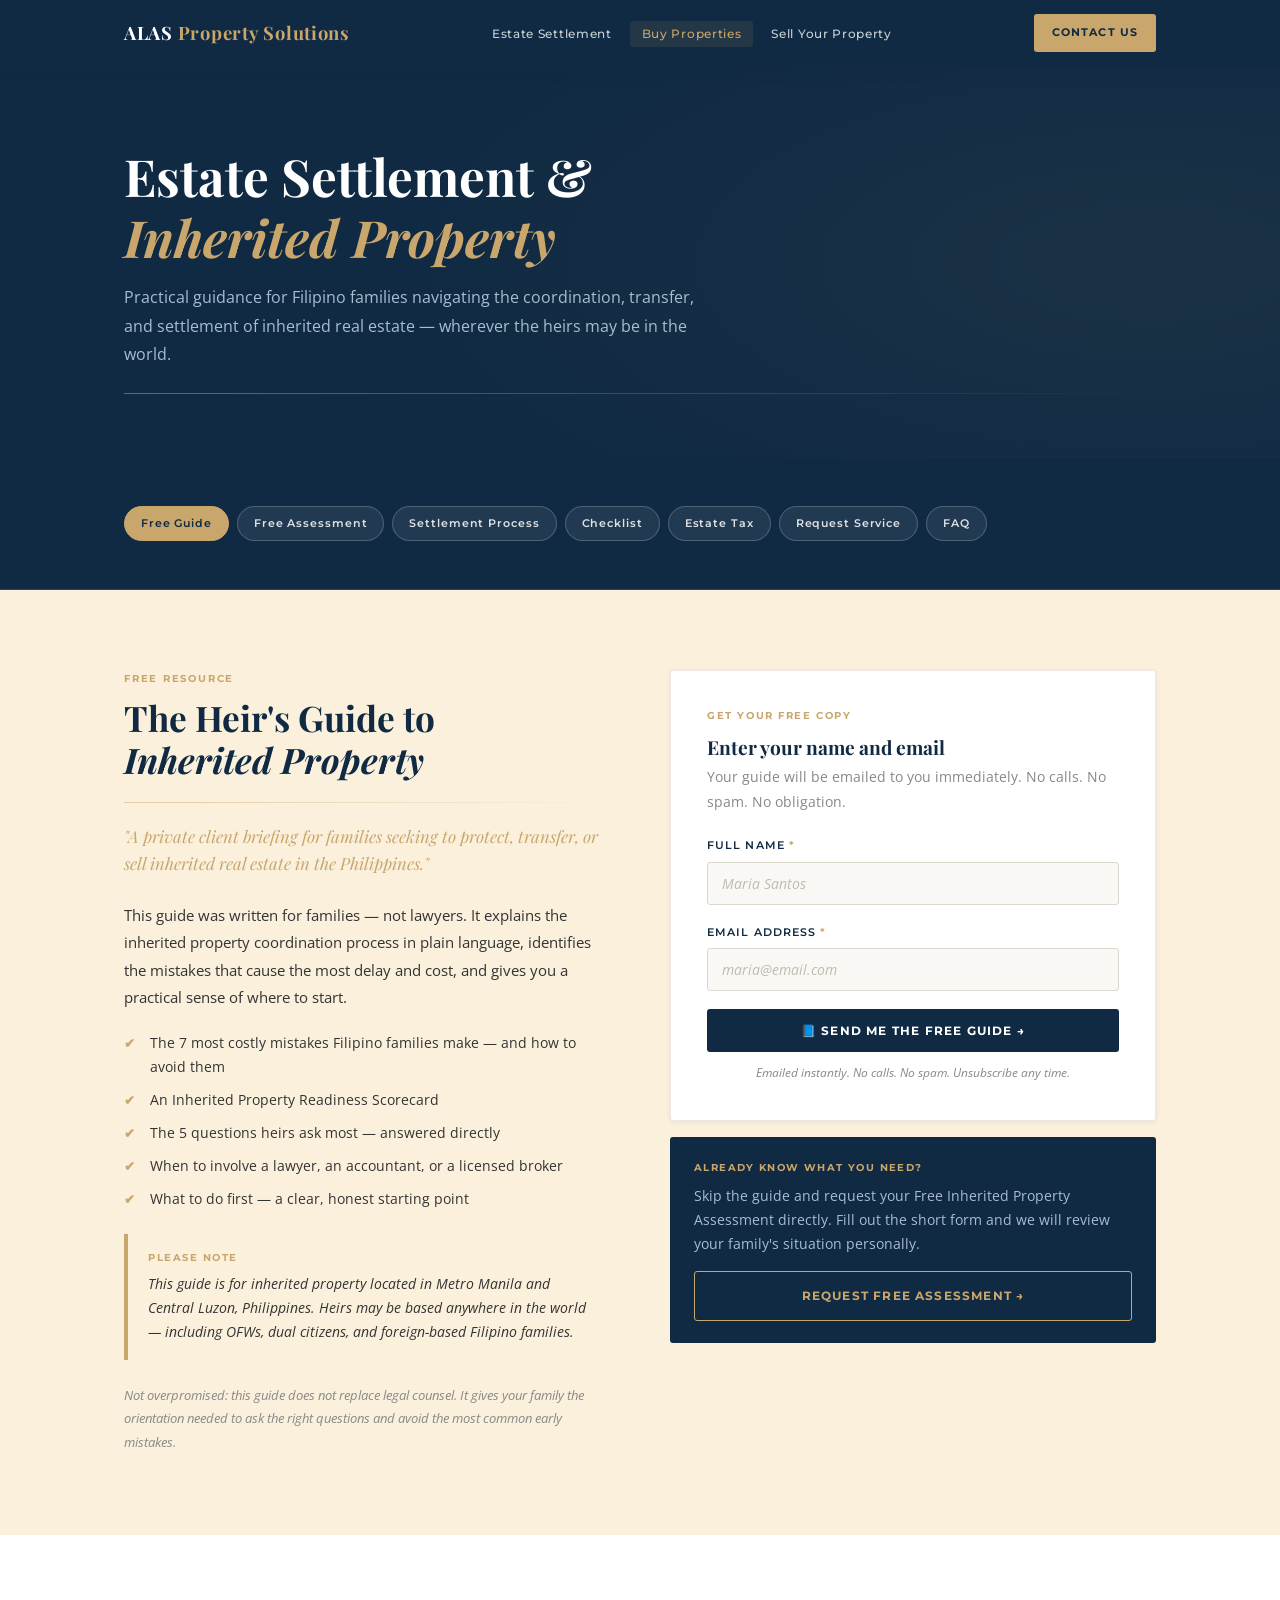
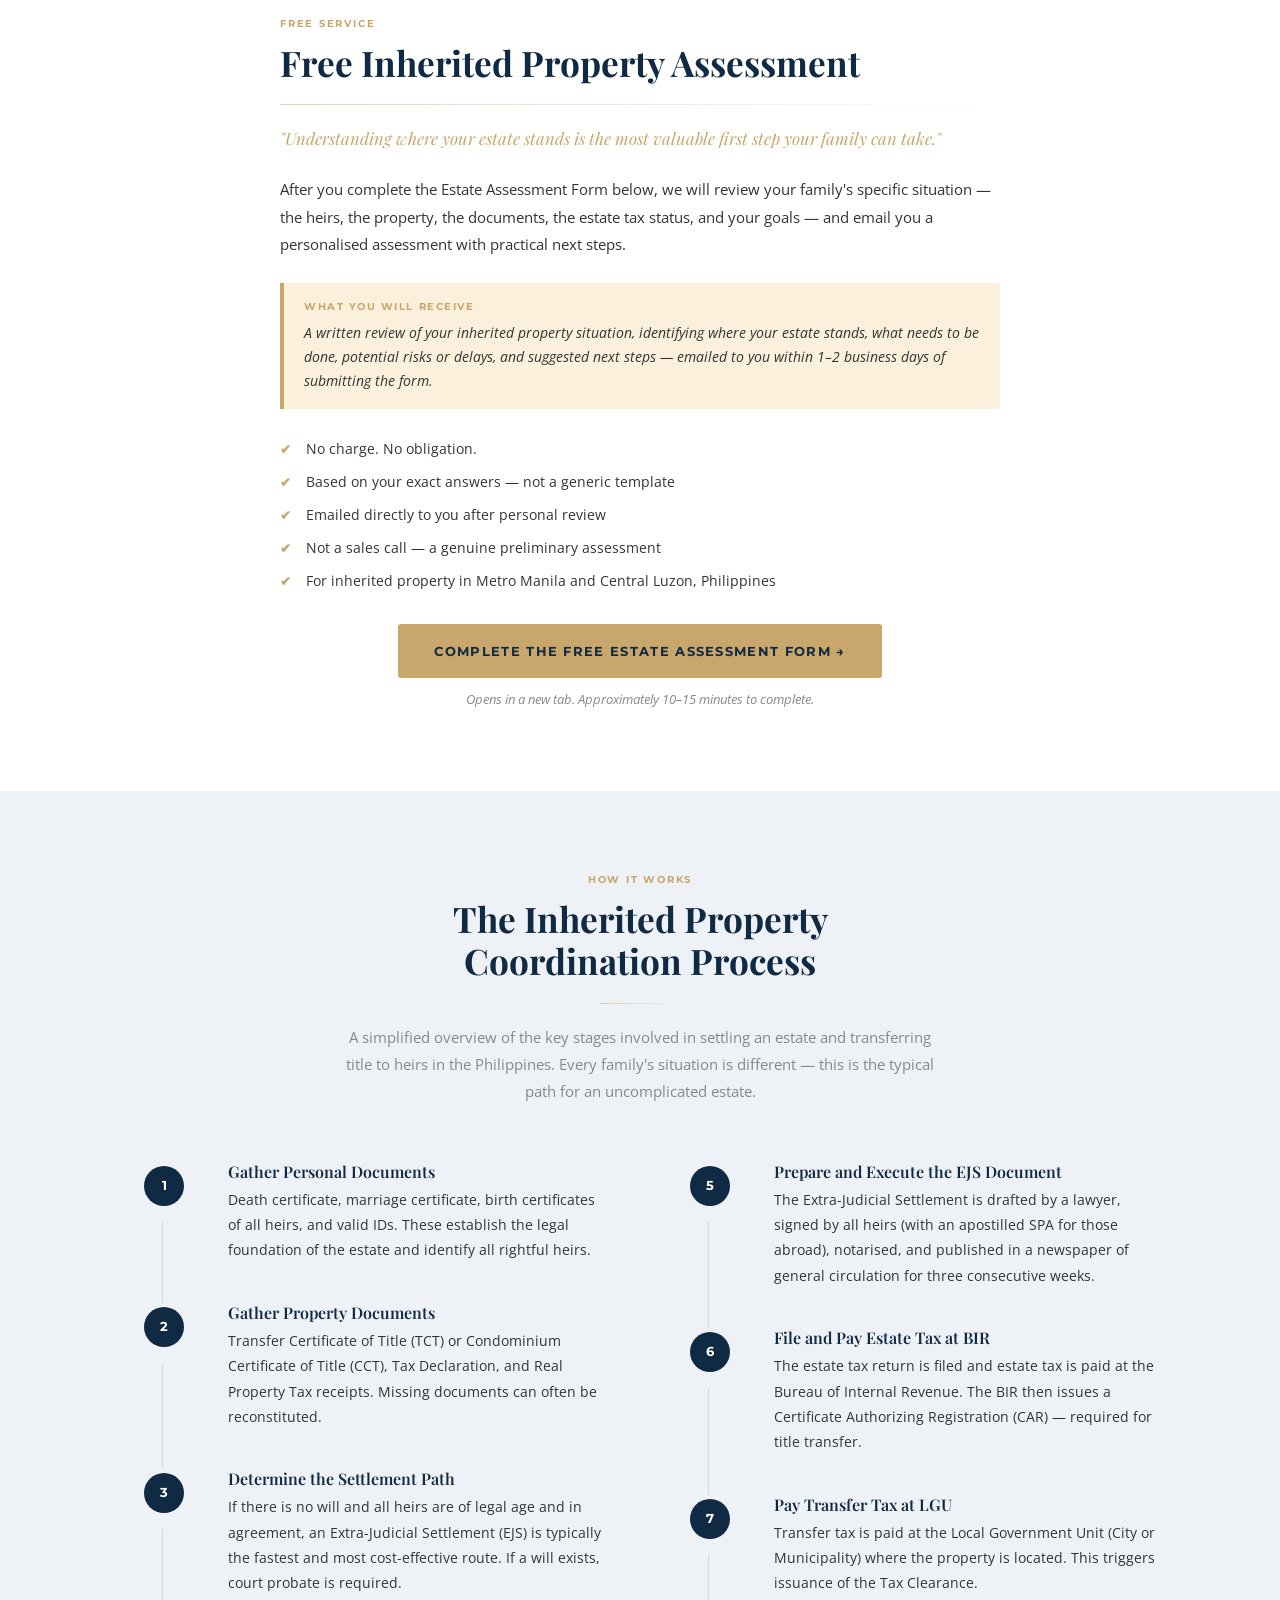
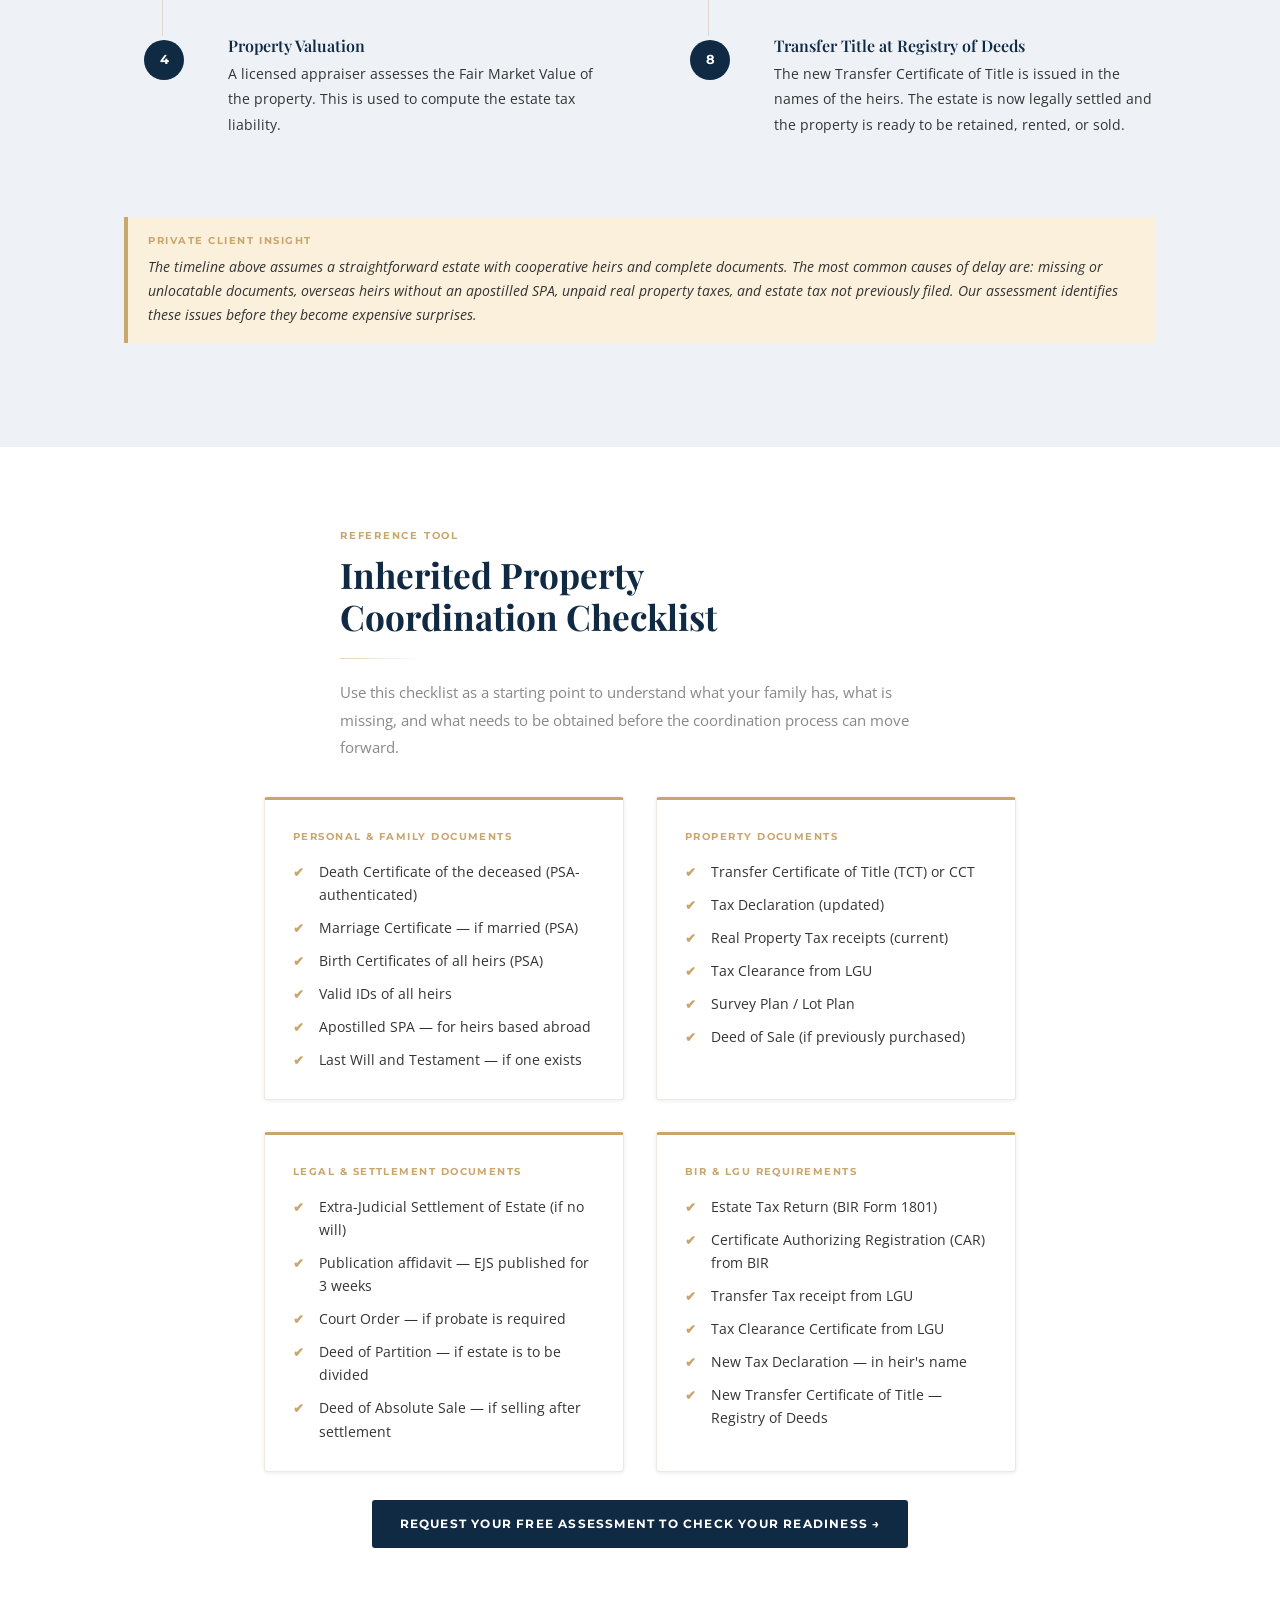
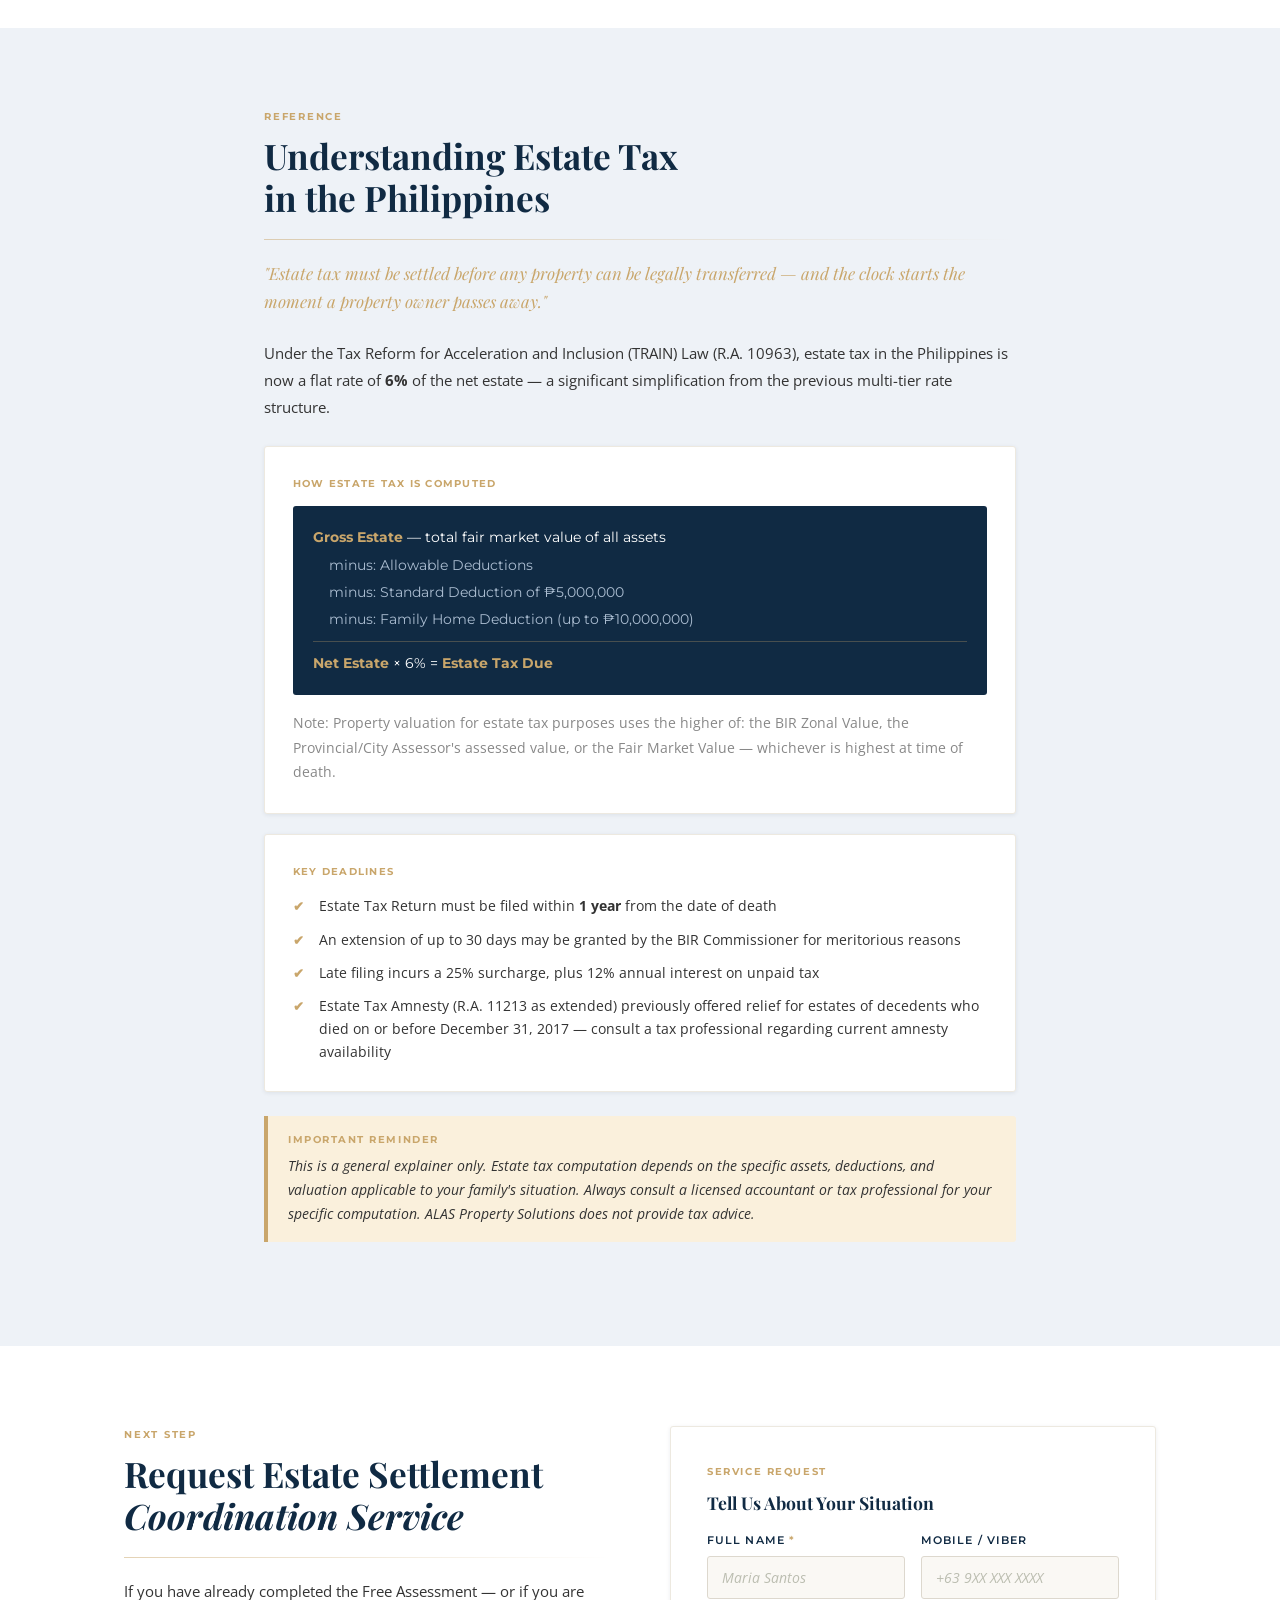
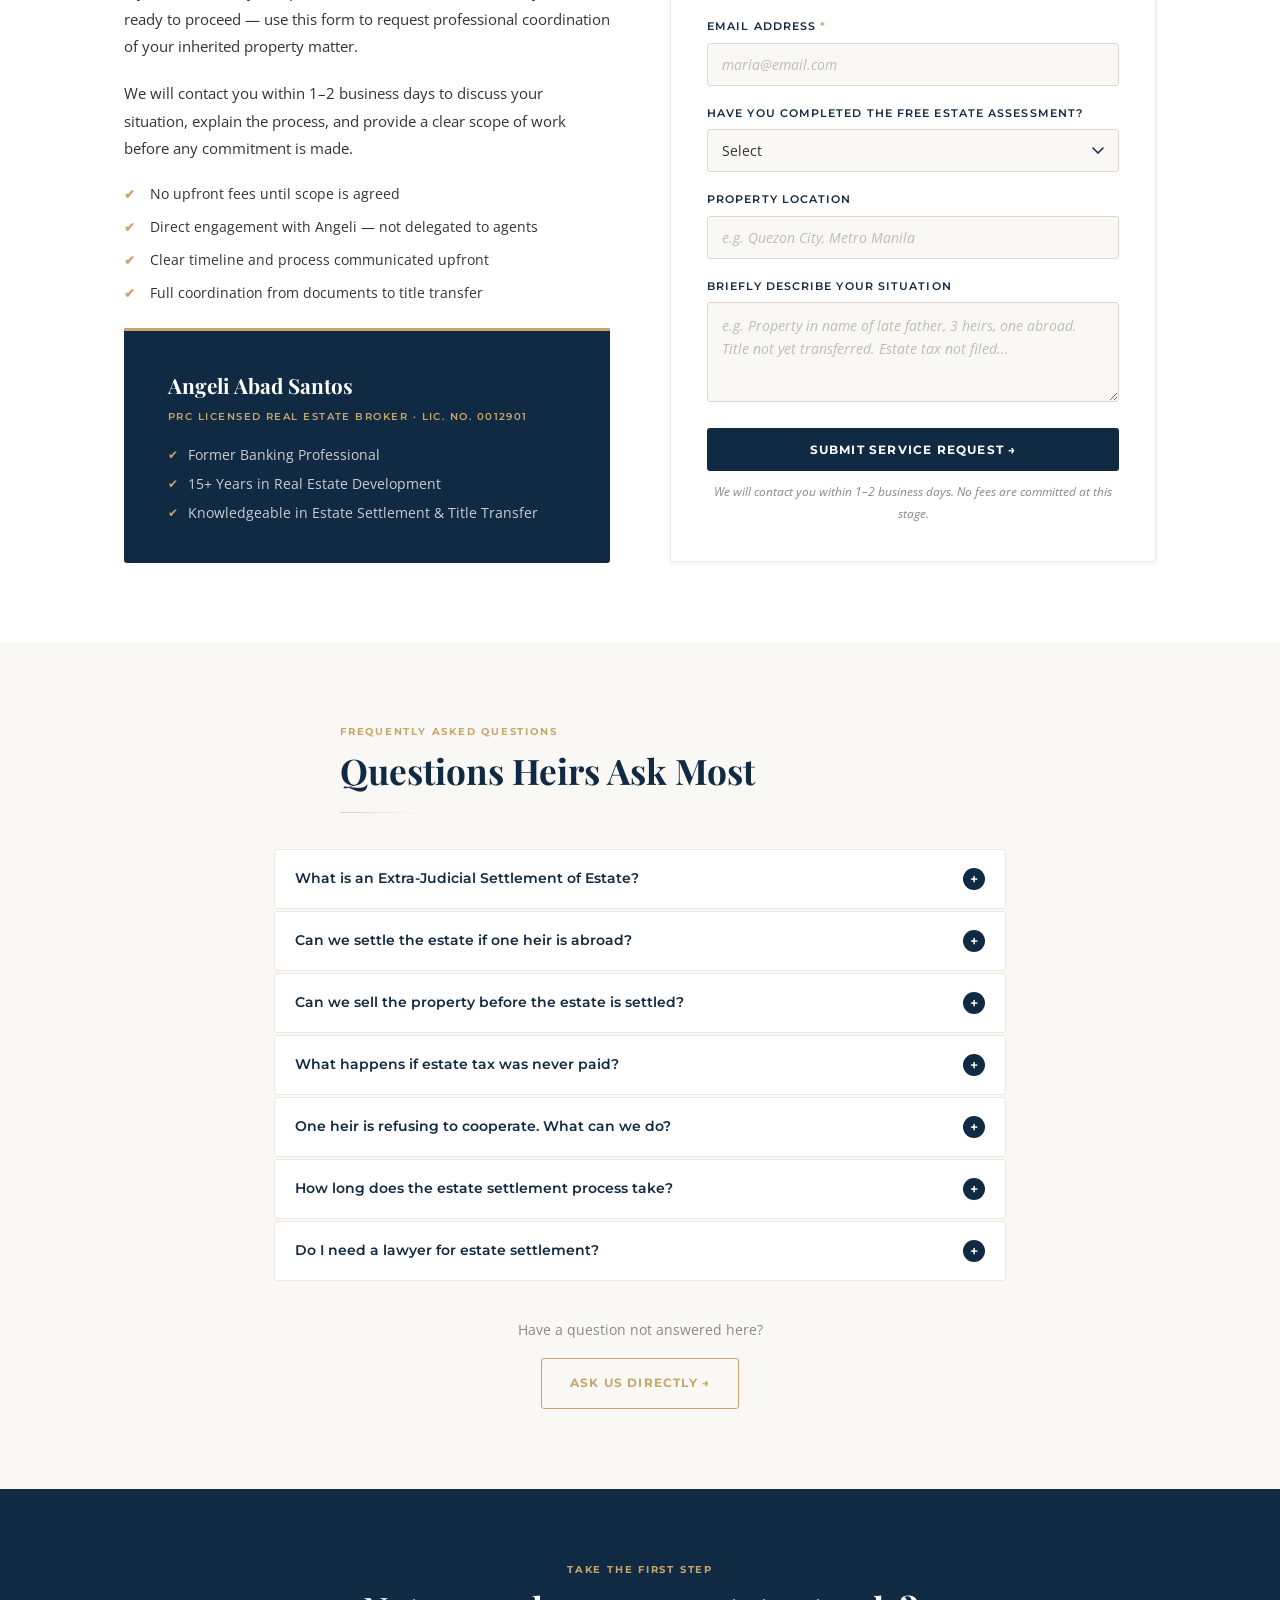
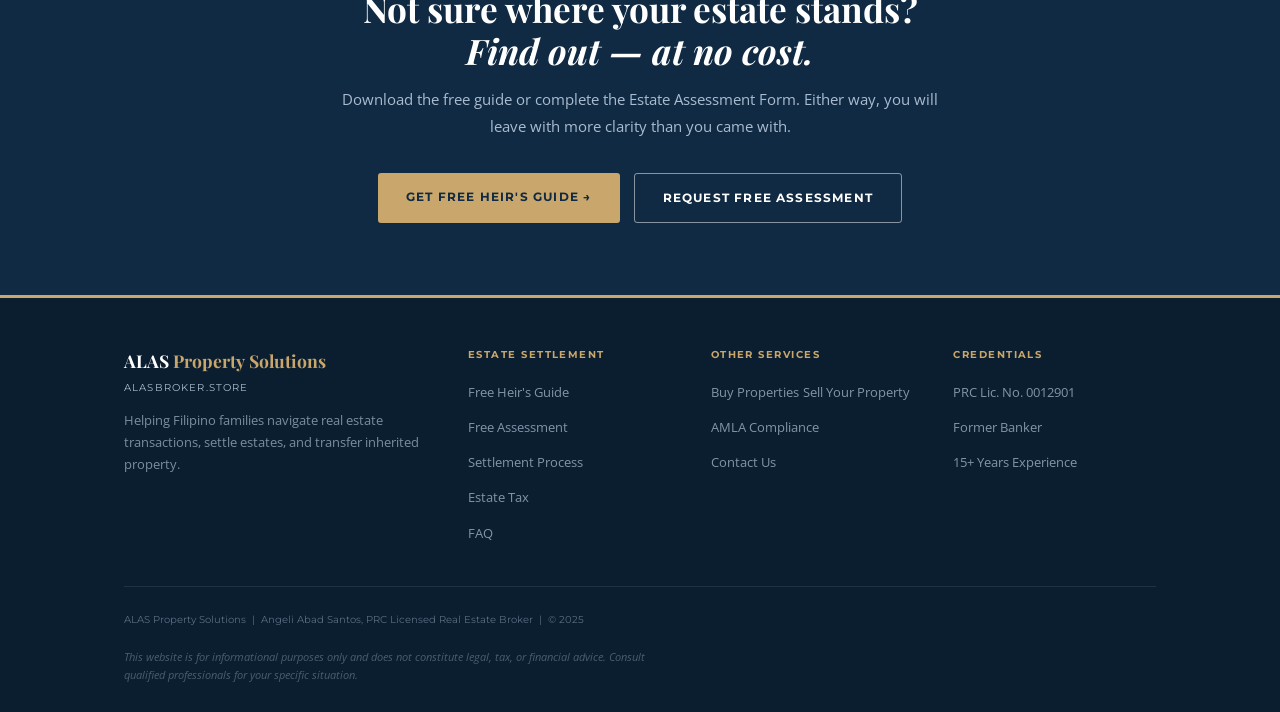
<file: pages/estate-settlement.html>
<!DOCTYPE html>
<html lang="en">
<head>
<meta charset="UTF-8">
<meta name="viewport" content="width=device-width, initial-scale=1.0">
<title>Estate Settlement & Inherited Property | ALAS Property Solutions</title>
<meta name="description" content="Free guide, free assessment, step-by-step process, estate tax explainer, and checklist for heirs of inherited property in the Philippines.">
<link rel="stylesheet" href="../css/alas.css">
</head>
<body>
  
<nav class="site-nav">
  <div class="nav-inner">
    <a href="../index.html" class="nav-logo">
      <div class="nav-logo-name">ALAS <span>Property Solutions</span></div>
    </a>
    <ul class="nav-links">
      <li><a href="estate-settlement.html">Estate Settlement</a></li>
      <li><a href="buy-properties.html" class="active">Buy Properties</a></li>
      <li><a href="sell-property.html">Sell Your Property</a></li>
    </ul>
    <a href="contact.html" class="nav-cta-btn">Contact Us</a>
    <button class="hamburger" onclick="toggleMenu()" aria-label="Menu"><span></span><span></span><span></span></button>
  </div>
  <div class="mobile-menu" id="mobile-menu">
    <a href="../index.html">Home</a>
    <a href="estate-settlement.html">Estate Settlement</a>
    <a href="buy-properties.html">Buy Properties</a>
    <a href="sell-property.html">Sell Your Property</a>
    <a href="contact.html">Contact Us</a>
  </div>
</nav>

<!-- PAGE HERO -->
<section class="page-hero">
  <div class="container page-hero-inner">
    <h1>Estate Settlement &amp;<br><em>Inherited Property</em></h1>
    <p class="sub">Practical guidance for Filipino families navigating the coordination, transfer, and settlement of inherited real estate — wherever the heirs may be in the world.</p>
    <div class="gold-rule"></div>
  </div>
</section>

<!-- NAV ANCHORS -->
<section class="section-sm" style="background:var(--navy);border-bottom:1px solid rgba(201,166,107,0.2)">
  <div class="container">
    <div style="display:flex;gap:8px;flex-wrap:wrap">
      <a href="#guide"      class="filter-btn active" style="background:var(--gold);color:var(--navy);border-color:var(--gold)">Free Guide</a>
      <a href="#assessment" class="filter-btn" style="background:rgba(255,255,255,0.08);color:rgba(255,255,255,0.85);border-color:rgba(255,255,255,0.2)">Free Assessment</a>
      <a href="#process"    class="filter-btn" style="background:rgba(255,255,255,0.08);color:rgba(255,255,255,0.85);border-color:rgba(255,255,255,0.2)">Settlement Process</a>
      <a href="#checklist"  class="filter-btn" style="background:rgba(255,255,255,0.08);color:rgba(255,255,255,0.85);border-color:rgba(255,255,255,0.2)">Checklist</a>
      <a href="#tax"        class="filter-btn" style="background:rgba(255,255,255,0.08);color:rgba(255,255,255,0.85);border-color:rgba(255,255,255,0.2)">Estate Tax</a>
      <a href="#service"    class="filter-btn" style="background:rgba(255,255,255,0.08);color:rgba(255,255,255,0.85);border-color:rgba(255,255,255,0.2)">Request Service</a>
      <a href="#faq"        class="filter-btn" style="background:rgba(255,255,255,0.08);color:rgba(255,255,255,0.85);border-color:rgba(255,255,255,0.2)">FAQ</a>
    </div>
  </div>
</section>

<!-- ═══ FREE GUIDE ═══ -->
<section class="section" id="guide" style="background:var(--gold-pale)">
  <div class="container">
    <div style="display:grid;grid-template-columns:1fr 1fr;gap:60px;align-items:start">
      <div>
        <span class="eyebrow">Free Resource</span>
        <h2>The Heir's Guide to<br><em>Inherited Property</em></h2>
        <div class="gold-rule"></div>
        <p class="pull-quote">"A private client briefing for families seeking to protect, transfer, or sell inherited real estate in the Philippines."</p>
        <p style="margin-bottom:20px">This guide was written for families — not lawyers. It explains the inherited property coordination process in plain language, identifies the mistakes that cause the most delay and cost, and gives you a practical sense of where to start.</p>
        <ul class="checklist" style="margin-bottom:24px">
          <li>The 7 most costly mistakes Filipino families make — and how to avoid them</li>
          <li>An Inherited Property Readiness Scorecard</li>
          <li>The 5 questions heirs ask most — answered directly</li>
          <li>When to involve a lawyer, an accountant, or a licensed broker</li>
          <li>What to do first — a clear, honest starting point</li>
        </ul>
        <div class="insight-box" style="margin-bottom:24px">
          <div class="insight-strip"></div>
          <div class="insight-body">
            <div class="insight-label">Please Note</div>
            <p>This guide is for inherited property located in Metro Manila and Central Luzon, Philippines. Heirs may be based anywhere in the world — including OFWs, dual citizens, and foreign-based Filipino families.</p>
          </div>
        </div>
        <p style="font-size:0.82rem;color:var(--grey);font-style:italic;margin-bottom:0">Not overpromised: this guide does not replace legal counsel. It gives your family the orientation needed to ask the right questions and avoid the most common early mistakes.</p>
      </div>
      <div>
        <div class="form-card" style="background:var(--white)">
          <div style="font-family:var(--font-sans);font-size:0.62rem;font-weight:700;letter-spacing:0.16em;text-transform:uppercase;color:var(--gold);margin-bottom:12px">Get Your Free Copy</div>
          <h3 style="margin-bottom:6px;font-size:1.2rem">Enter your name and email</h3>
          <p style="font-size:0.85rem;color:var(--grey);margin-bottom:22px">Your guide will be emailed to you immediately. No calls. No spam. No obligation.</p>
          <form id="guide-form" onsubmit="submitGuide(event)">
            <div class="form-group">
              <label>Full Name <span style="color:var(--gold)">*</span></label>
              <input type="text" id="guide-name" placeholder="Maria Santos" required>
            </div>
            <div class="form-group">
              <label>Email Address <span style="color:var(--gold)">*</span></label>
              <input type="email" id="guide-email" placeholder="maria@email.com" required>
            </div>
            <button type="submit" class="btn btn-primary" style="width:100%">📘 Send Me the Free Guide →</button>
            <p class="form-note">Emailed instantly. No calls. No spam. Unsubscribe any time.</p>
          </form>
          <div id="guide-success" style="display:none;text-align:center;padding:20px 0">
            <div style="font-size:1.8rem;margin-bottom:12px">✔</div>
            <div style="font-family:var(--font-serif);font-size:1.1rem;color:var(--navy);margin-bottom:8px">Your guide is on its way.</div>
            <p style="font-size:0.85rem;color:var(--grey)">Check your inbox — it will arrive within a few minutes. While you wait, you may also request a <a href="#assessment" style="color:var(--navy);text-decoration:underline">Free Inherited Property Assessment</a> below.</p>
          </div>
        </div>
        <!-- Second CTA -->
        <div style="margin-top:16px;background:var(--navy);padding:22px 24px;border-radius:var(--radius)">
          <div style="font-family:var(--font-sans);font-size:0.62rem;font-weight:700;letter-spacing:0.14em;text-transform:uppercase;color:var(--gold);margin-bottom:8px">Already know what you need?</div>
          <p style="color:var(--steel-blue);font-size:0.85rem;margin-bottom:14px">Skip the guide and request your Free Inherited Property Assessment directly. Fill out the short form and we will review your family's situation personally.</p>
          <a href="#assessment" class="btn btn-outline" style="width:100%;display:block;text-align:center">Request Free Assessment →</a>
        </div>
      </div>
    </div>
  </div>
</section>

<!-- ═══ FREE ASSESSMENT ═══ -->
<section class="section" id="assessment" style="background:var(--white)">
  <div class="container">
    <div style="max-width:720px;margin:0 auto">
      <span class="eyebrow">Free Service</span>
      <h2>Free Inherited Property Assessment</h2>
      <div class="gold-rule"></div>
      <p class="pull-quote">"Understanding where your estate stands is the most valuable first step your family can take."</p>
      <p style="margin-bottom:20px">After you complete the Estate Assessment Form below, we will review your family's specific situation — the heirs, the property, the documents, the estate tax status, and your goals — and email you a personalised assessment with practical next steps.</p>
      <div class="insight-box" style="margin-bottom:28px">
        <div class="insight-strip"></div>
        <div class="insight-body">
          <div class="insight-label">What You Will Receive</div>
          <p>A written review of your inherited property situation, identifying where your estate stands, what needs to be done, potential risks or delays, and suggested next steps — emailed to you within 1–2 business days of submitting the form.</p>
        </div>
      </div>
      <ul class="checklist" style="margin-bottom:32px">
        <li>No charge. No obligation.</li>
        <li>Based on your exact answers — not a generic template</li>
        <li>Emailed directly to you after personal review</li>
        <li>Not a sales call — a genuine preliminary assessment</li>
        <li>For inherited property in Metro Manila and Central Luzon, Philippines</li>
      </ul>
      <div style="text-align:center">
        <a href="https://forms.gle/aQZ47W5vS1R8Mmaw5" target="_blank" rel="noopener" class="btn btn-gold" style="font-size:0.82rem;padding:16px 36px">Complete the Free Estate Assessment Form →</a>
        <p style="font-size:0.8rem;color:var(--grey);margin-top:10px;font-style:italic">Opens in a new tab. Approximately 10–15 minutes to complete.</p>
      </div>
    </div>
  </div>
</section>

<!-- ═══ PROCESS ═══ -->
<section class="section" id="process" style="background:var(--steel)">
  <div class="container">
    <div class="sec-intro">
      <span class="eyebrow">How It Works</span>
      <h2>The Inherited Property<br>Coordination Process</h2>
      <div class="gold-rule"></div>
      <p>A simplified overview of the key stages involved in settling an estate and transferring title to heirs in the Philippines. Every family's situation is different — this is the typical path for an uncomplicated estate.</p>
    </div>
    <div style="display:grid;grid-template-columns:1fr 1fr;gap:60px;align-items:start">
      <div class="steps">
        <div class="step-item">
          <div class="step-num-col"><div class="step-circle">1</div></div>
          <div class="step-body">
            <h4>Gather Personal Documents</h4>
            <p>Death certificate, marriage certificate, birth certificates of all heirs, and valid IDs. These establish the legal foundation of the estate and identify all rightful heirs.</p>
          </div>
        </div>
        <div class="step-item">
          <div class="step-num-col"><div class="step-circle">2</div></div>
          <div class="step-body">
            <h4>Gather Property Documents</h4>
            <p>Transfer Certificate of Title (TCT) or Condominium Certificate of Title (CCT), Tax Declaration, and Real Property Tax receipts. Missing documents can often be reconstituted.</p>
          </div>
        </div>
        <div class="step-item">
          <div class="step-num-col"><div class="step-circle">3</div></div>
          <div class="step-body">
            <h4>Determine the Settlement Path</h4>
            <p>If there is no will and all heirs are of legal age and in agreement, an Extra-Judicial Settlement (EJS) is typically the fastest and most cost-effective route. If a will exists, court probate is required.</p>
          </div>
        </div>
        <div class="step-item">
          <div class="step-num-col"><div class="step-circle">4</div></div>
          <div class="step-body">
            <h4>Property Valuation</h4>
            <p>A licensed appraiser assesses the Fair Market Value of the property. This is used to compute the estate tax liability.</p>
          </div>
        </div>
      </div>
      <div class="steps">
        <div class="step-item">
          <div class="step-num-col"><div class="step-circle">5</div></div>
          <div class="step-body">
            <h4>Prepare and Execute the EJS Document</h4>
            <p>The Extra-Judicial Settlement is drafted by a lawyer, signed by all heirs (with an apostilled SPA for those abroad), notarised, and published in a newspaper of general circulation for three consecutive weeks.</p>
          </div>
        </div>
        <div class="step-item">
          <div class="step-num-col"><div class="step-circle">6</div></div>
          <div class="step-body">
            <h4>File and Pay Estate Tax at BIR</h4>
            <p>The estate tax return is filed and estate tax is paid at the Bureau of Internal Revenue. The BIR then issues a Certificate Authorizing Registration (CAR) — required for title transfer.</p>
          </div>
        </div>
        <div class="step-item">
          <div class="step-num-col"><div class="step-circle">7</div></div>
          <div class="step-body">
            <h4>Pay Transfer Tax at LGU</h4>
            <p>Transfer tax is paid at the Local Government Unit (City or Municipality) where the property is located. This triggers issuance of the Tax Clearance.</p>
          </div>
        </div>
        <div class="step-item">
          <div class="step-num-col"><div class="step-circle">8</div></div>
          <div class="step-body">
            <h4>Transfer Title at Registry of Deeds</h4>
            <p>The new Transfer Certificate of Title is issued in the names of the heirs. The estate is now legally settled and the property is ready to be retained, rented, or sold.</p>
          </div>
        </div>
      </div>
    </div>
    <div class="insight-box" style="margin-top:40px">
      <div class="insight-strip"></div>
      <div class="insight-body">
        <div class="insight-label">Private Client Insight</div>
        <p>The timeline above assumes a straightforward estate with cooperative heirs and complete documents. The most common causes of delay are: missing or unlocatable documents, overseas heirs without an apostilled SPA, unpaid real property taxes, and estate tax not previously filed. Our assessment identifies these issues before they become expensive surprises.</p>
      </div>
    </div>
  </div>
</section>

<!-- ═══ CHECKLIST ═══ -->
<section class="section" id="checklist" style="background:var(--white)">
  <div class="container" style="max-width:800px">
    <div class="sec-intro" style="text-align:left;margin-bottom:36px">
      <span class="eyebrow">Reference Tool</span>
      <h2>Inherited Property<br>Coordination Checklist</h2>
      <div class="gold-rule" style="margin:20px 0"></div>
      <p>Use this checklist as a starting point to understand what your family has, what is missing, and what needs to be obtained before the coordination process can move forward.</p>
    </div>
    <div style="display:grid;grid-template-columns:1fr 1fr;gap:32px">
      <div class="card card-gold-top">
        <div style="font-family:var(--font-sans);font-size:0.65rem;font-weight:700;letter-spacing:0.14em;text-transform:uppercase;color:var(--gold);margin-bottom:14px">Personal &amp; Family Documents</div>
        <ul class="checklist">
          <li>Death Certificate of the deceased (PSA-authenticated)</li>
          <li>Marriage Certificate — if married (PSA)</li>
          <li>Birth Certificates of all heirs (PSA)</li>
          <li>Valid IDs of all heirs</li>
          <li>Apostilled SPA — for heirs based abroad</li>
          <li>Last Will and Testament — if one exists</li>
        </ul>
      </div>
      <div class="card card-gold-top">
        <div style="font-family:var(--font-sans);font-size:0.65rem;font-weight:700;letter-spacing:0.14em;text-transform:uppercase;color:var(--gold);margin-bottom:14px">Property Documents</div>
        <ul class="checklist">
          <li>Transfer Certificate of Title (TCT) or CCT</li>
          <li>Tax Declaration (updated)</li>
          <li>Real Property Tax receipts (current)</li>
          <li>Tax Clearance from LGU</li>
          <li>Survey Plan / Lot Plan</li>
          <li>Deed of Sale (if previously purchased)</li>
        </ul>
      </div>
      <div class="card card-gold-top">
        <div style="font-family:var(--font-sans);font-size:0.65rem;font-weight:700;letter-spacing:0.14em;text-transform:uppercase;color:var(--gold);margin-bottom:14px">Legal &amp; Settlement Documents</div>
        <ul class="checklist">
          <li>Extra-Judicial Settlement of Estate (if no will)</li>
          <li>Publication affidavit — EJS published for 3 weeks</li>
          <li>Court Order — if probate is required</li>
          <li>Deed of Partition — if estate is to be divided</li>
          <li>Deed of Absolute Sale — if selling after settlement</li>
        </ul>
      </div>
      <div class="card card-gold-top">
        <div style="font-family:var(--font-sans);font-size:0.65rem;font-weight:700;letter-spacing:0.14em;text-transform:uppercase;color:var(--gold);margin-bottom:14px">BIR &amp; LGU Requirements</div>
        <ul class="checklist">
          <li>Estate Tax Return (BIR Form 1801)</li>
          <li>Certificate Authorizing Registration (CAR) from BIR</li>
          <li>Transfer Tax receipt from LGU</li>
          <li>Tax Clearance Certificate from LGU</li>
          <li>New Tax Declaration — in heir's name</li>
          <li>New Transfer Certificate of Title — Registry of Deeds</li>
        </ul>
      </div>
    </div>
    <div style="margin-top:28px;text-align:center">
      <a href="#assessment" class="btn btn-primary">Request Your Free Assessment to Check Your Readiness →</a>
    </div>
  </div>
</section>

<!-- ═══ ESTATE TAX EXPLAINER ═══ -->
<section class="section" id="tax" style="background:var(--steel)">
  <div class="container" style="max-width:800px">
    <span class="eyebrow">Reference</span>
    <h2>Understanding Estate Tax<br>in the Philippines</h2>
    <div class="gold-rule"></div>
    <p class="pull-quote">"Estate tax must be settled before any property can be legally transferred — and the clock starts the moment a property owner passes away."</p>
    <p style="margin-bottom:24px">Under the Tax Reform for Acceleration and Inclusion (TRAIN) Law (R.A. 10963), estate tax in the Philippines is now a flat rate of <strong>6%</strong> of the net estate — a significant simplification from the previous multi-tier rate structure.</p>

    <div class="card" style="margin-bottom:20px">
      <div style="font-family:var(--font-sans);font-size:0.65rem;font-weight:700;letter-spacing:0.12em;text-transform:uppercase;color:var(--gold);margin-bottom:14px">How Estate Tax is Computed</div>
      <div style="background:var(--navy);color:var(--white);padding:18px 20px;border-radius:var(--radius);font-family:var(--font-sans);font-size:0.85rem;margin-bottom:16px;line-height:2">
        <div><strong style="color:var(--gold)">Gross Estate</strong> — total fair market value of all assets</div>
        <div style="padding-left:16px;color:var(--steel-blue)">minus: Allowable Deductions</div>
        <div style="padding-left:16px;color:var(--steel-blue)">minus: Standard Deduction of ₱5,000,000</div>
        <div style="padding-left:16px;color:var(--steel-blue)">minus: Family Home Deduction (up to ₱10,000,000)</div>
        <div style="border-top:1px solid rgba(201,166,107,0.3);margin-top:8px;padding-top:8px"><strong style="color:var(--gold)">Net Estate</strong> × 6% = <strong style="color:var(--gold)">Estate Tax Due</strong></div>
      </div>
      <p style="font-size:0.85rem;margin-bottom:0;color:var(--grey)">Note: Property valuation for estate tax purposes uses the higher of: the BIR Zonal Value, the Provincial/City Assessor's assessed value, or the Fair Market Value — whichever is highest at time of death.</p>
    </div>

    <div class="card" style="margin-bottom:20px">
      <div style="font-family:var(--font-sans);font-size:0.65rem;font-weight:700;letter-spacing:0.12em;text-transform:uppercase;color:var(--gold);margin-bottom:14px">Key Deadlines</div>
      <ul class="checklist">
        <li>Estate Tax Return must be filed within <strong>1 year</strong> from the date of death</li>
        <li>An extension of up to 30 days may be granted by the BIR Commissioner for meritorious reasons</li>
        <li>Late filing incurs a 25% surcharge, plus 12% annual interest on unpaid tax</li>
        <li>Estate Tax Amnesty (R.A. 11213 as extended) previously offered relief for estates of decedents who died on or before December 31, 2017 — consult a tax professional regarding current amnesty availability</li>
      </ul>
    </div>

    <div class="insight-box">
      <div class="insight-strip"></div>
      <div class="insight-body">
        <div class="insight-label">Important Reminder</div>
        <p>This is a general explainer only. Estate tax computation depends on the specific assets, deductions, and valuation applicable to your family's situation. Always consult a licensed accountant or tax professional for your specific computation. ALAS Property Solutions does not provide tax advice.</p>
      </div>
    </div>
  </div>
</section>

<!-- ═══ REQUEST SERVICE ═══ -->
<section class="section" id="service" style="background:var(--white)">
  <div class="container">
    <div style="display:grid;grid-template-columns:1fr 1fr;gap:60px;align-items:start">
      <div>
        <span class="eyebrow">Next Step</span>
        <h2>Request Estate Settlement<br><em>Coordination Service</em></h2>
        <div class="gold-rule"></div>
        <p style="margin-bottom:20px">If you have already completed the Free Assessment — or if you are ready to proceed — use this form to request professional coordination of your inherited property matter.</p>
        <p style="margin-bottom:20px">We will contact you within 1–2 business days to discuss your situation, explain the process, and provide a clear scope of work before any commitment is made.</p>
        <ul class="checklist" style="margin-bottom:24px">
          <li>No upfront fees until scope is agreed</li>
          <li>Direct engagement with Angeli — not delegated to agents</li>
          <li>Clear timeline and process communicated upfront</li>
          <li>Full coordination from documents to title transfer</li>
        </ul>
        <div class="creds-block">
          <div class="creds-name">Angeli Abad Santos</div>
          <div class="creds-title">PRC Licensed Real Estate Broker · Lic. No. 0012901</div>
          <ul class="creds-list">
            <li>Former Banking Professional</li>
            <li>15+ Years in Real Estate Development</li>
            <li>Knowledgeable in Estate Settlement &amp; Title Transfer</li>
          </ul>
        </div>
      </div>
      <div class="form-card">
        <div style="font-family:var(--font-sans);font-size:0.62rem;font-weight:700;letter-spacing:0.16em;text-transform:uppercase;color:var(--gold);margin-bottom:12px">Service Request</div>
        <h3 style="margin-bottom:18px;font-size:1.1rem">Tell Us About Your Situation</h3>
        <form onsubmit="submitService(event)">
          <div class="form-row-2">
            <div class="form-group">
              <label>Full Name <span style="color:var(--gold)">*</span></label>
              <input type="text" placeholder="Maria Santos" required>
            </div>
            <div class="form-group">
              <label>Mobile / Viber</label>
              <input type="tel" placeholder="+63 9XX XXX XXXX">
            </div>
          </div>
          <div class="form-group">
            <label>Email Address <span style="color:var(--gold)">*</span></label>
            <input type="email" placeholder="maria@email.com" required>
          </div>
          <div class="form-group">
            <label>Have you completed the Free Estate Assessment?</label>
            <select>
              <option value="">Select</option>
              <option>Yes — I completed the assessment form</option>
              <option>No — I haven't yet</option>
              <option>I would like to skip the assessment and proceed directly</option>
            </select>
          </div>
          <div class="form-group">
            <label>Property Location</label>
            <input type="text" placeholder="e.g. Quezon City, Metro Manila">
          </div>
          <div class="form-group">
            <label>Briefly describe your situation</label>
            <textarea placeholder="e.g. Property in name of late father, 3 heirs, one abroad. Title not yet transferred. Estate tax not filed..."></textarea>
          </div>
          <button type="submit" class="btn btn-primary" style="width:100%">Submit Service Request →</button>
          <p class="form-note">We will contact you within 1–2 business days. No fees are committed at this stage.</p>
        </form>
      </div>
    </div>
  </div>
</section>

<!-- ═══ FAQ ═══ -->
<section class="section" id="faq" style="background:var(--ivory)">
  <div class="container" style="max-width:780px">
    <div class="sec-intro" style="text-align:left;margin-bottom:36px">
      <span class="eyebrow">Frequently Asked Questions</span>
      <h2>Questions Heirs Ask Most</h2>
      <div class="gold-rule" style="margin:20px 0"></div>
    </div>
    <div class="faq-list">
      <div class="faq-item">
        <button class="faq-q" onclick="toggleFaq(this)">What is an Extra-Judicial Settlement of Estate?<span class="faq-icon">+</span></button>
        <div class="faq-a">An Extra-Judicial Settlement (EJS) is a legal document signed by all heirs that distributes the estate of a deceased person without going through the courts. It is available when the deceased left no will, there are no debts, and all heirs are of legal age and in agreement. It is the fastest and most cost-effective path for most Filipino families — but all heirs must sign, and those abroad must provide an apostilled Special Power of Attorney.</div>
      </div>
      <div class="faq-item">
        <button class="faq-q" onclick="toggleFaq(this)">Can we settle the estate if one heir is abroad?<span class="faq-icon">+</span></button>
        <div class="faq-a">Yes. An heir based abroad must execute a Special Power of Attorney (SPA) authorising a representative in the Philippines to sign on their behalf. The SPA must be notarised abroad and apostilled (or authenticated by the Philippine consulate in the country where it is executed). We can guide your family through this process — it is routine but must be done correctly.</div>
      </div>
      <div class="faq-item">
        <button class="faq-q" onclick="toggleFaq(this)">Can we sell the property before the estate is settled?<span class="faq-icon">+</span></button>
        <div class="faq-a">Not in the traditional sense. The title must be transferred to the heirs' names before a property can be sold with clean title. Some arrangements allow signing a Deed of Sale simultaneously with the EJS — but this requires careful legal coordination and is generally not advisable without professional guidance. Attempting to sell without resolving the title is one of the most common and costly mistakes in inherited property transactions.</div>
      </div>
      <div class="faq-item">
        <button class="faq-q" onclick="toggleFaq(this)">What happens if estate tax was never paid?<span class="faq-icon">+</span></button>
        <div class="faq-a">Estate tax must be settled before the Bureau of Internal Revenue (BIR) will issue the Certificate Authorizing Registration (CAR) — which is required for title transfer. If the estate tax was not filed within the 1-year deadline, penalties and interest accrue. The BIR has periodically offered estate tax amnesty programs. We strongly recommend consulting a tax professional to assess your current liability and options before proceeding.</div>
      </div>
      <div class="faq-item">
        <button class="faq-q" onclick="toggleFaq(this)">One heir is refusing to cooperate. What can we do?<span class="faq-icon">+</span></button>
        <div class="faq-a">An uncooperative heir cannot be forced to sign an Extra-Judicial Settlement. If one heir refuses, the cooperating heirs must either reach an agreement through negotiation (often facilitated by a neutral third party) or resort to judicial partition through the courts — which is significantly slower and more costly. Early and transparent communication among heirs is the best preventive measure. We can advise on practical approaches to facilitate cooperation before escalating to legal action.</div>
      </div>
      <div class="faq-item">
        <button class="faq-q" onclick="toggleFaq(this)">How long does the estate settlement process take?<span class="faq-icon">+</span></button>
        <div class="faq-a">For a straightforward estate with complete documents, cooperative heirs, and no pending estate tax issues — the Extra-Judicial Settlement route typically takes 3 to 6 months from start to title transfer. The most common causes of delay are: missing documents, heirs abroad without an SPA, unpaid real property taxes, and BIR processing backlogs. Estates with complications can take significantly longer. Our Free Assessment will give you a realistic timeline based on your specific situation.</div>
      </div>
      <div class="faq-item">
        <button class="faq-q" onclick="toggleFaq(this)">Do I need a lawyer for estate settlement?<span class="faq-icon">+</span></button>
        <div class="faq-a">For the Extra-Judicial Settlement document itself, yes — it must be drafted by a lawyer and notarised. For the overall coordination process — gathering documents, computing estate tax, liaising with the BIR and Registry of Deeds, and managing the process timeline — a licensed real estate broker with experience in estate coordination can provide significant practical guidance and save your family considerable time and confusion.</div>
      </div>
    </div>
    <div style="margin-top:36px;text-align:center">
      <p style="color:var(--grey);font-size:0.88rem;margin-bottom:16px">Have a question not answered here?</p>
      <a href="contact.html" class="btn btn-outline">Ask Us Directly →</a>
    </div>
  </div>
</section>

<!-- CTA FOOTER STRIP -->
<section class="cta-section">
  <div class="container">
    <div class="cta-inner">
      <span class="eyebrow" style="color:var(--gold)">Take the First Step</span>
      <h2 style="color:var(--white)">Not sure where your estate stands?<br><em>Find out — at no cost.</em></h2>
      <p>Download the free guide or complete the Estate Assessment Form. Either way, you will leave with more clarity than you came with.</p>
      <div class="cta-pair">
        <a href="#guide" class="btn btn-gold">Get Free Heir's Guide →</a>
        <a href="#assessment" class="btn btn-outline-white">Request Free Assessment</a>
      </div>
    </div>
  </div>
</section>

<footer class="site-footer">
  <div class="container">
    <div class="footer-grid">
      <div class="footer-brand">
        <div class="fb-name">ALAS <span>Property Solutions</span></div>
        <div class="fb-tag">alasbroker.store</div>
        <p>Helping Filipino families navigate real estate transactions, settle estates, and transfer inherited property.</p>
      </div>
      <div class="footer-col"><h5>Estate Settlement</h5><ul>
        <li><a href="#guide">Free Heir's Guide</a></li>
        <li><a href="#assessment">Free Assessment</a></li>
        <li><a href="#process">Settlement Process</a></li>
        <li><a href="#tax">Estate Tax</a></li>
        <li><a href="#faq">FAQ</a></li>
      </ul></div>
      <div class="footer-col"><h5>Other Services</h5><ul>
        <li><a href="buy-properties.html">Buy Properties</a>
    <a href="sell-property.html">Sell Your Property</a></li>
        <li><a href="amla-compliance.html">AMLA Compliance</a></li>
        <li><a href="contact.html">Contact Us</a></li>
      </ul></div>
      <div class="footer-col"><h5>Credentials</h5><ul>
        <li><a href="#">PRC Lic. No. 0012901</a></li>
        <li><a href="#">Former Banker</a></li>
        <li><a href="#">15+ Years Experience</a></li>
      </ul></div>
    </div>
    <div class="footer-bottom">
      <div class="fb-left">ALAS Property Solutions &nbsp;|&nbsp; Angeli Abad Santos, PRC Licensed Real Estate Broker &nbsp;|&nbsp; © 2025</div>
      <div class="footer-disclaimer">This website is for informational purposes only and does not constitute legal, tax, or financial advice. Consult qualified professionals for your specific situation.</div>
    </div>
  </div>
</footer>

<script>
function toggleMenu(){ document.getElementById('mobile-menu').classList.toggle('open'); }
function toggleFaq(btn){
  const item=btn.parentElement;
  item.classList.toggle('open');
}
function submitGuide(e){
  e.preventDefault();
  document.getElementById('guide-form').style.display='none';
  document.getElementById('guide-success').style.display='block';
}
function submitService(e){
  e.preventDefault();
  e.target.innerHTML='<div style="text-align:center;padding:20px"><div style="font-size:1.5rem;margin-bottom:10px">✔</div><div style="font-family:var(--font-serif);font-size:1.1rem;color:var(--navy)">Request received.</div><p style="font-size:0.85rem;color:var(--grey);margin-top:8px">We will be in touch within 1–2 business days.</p></div>';
}
</script>
</body>
</html>
</file>
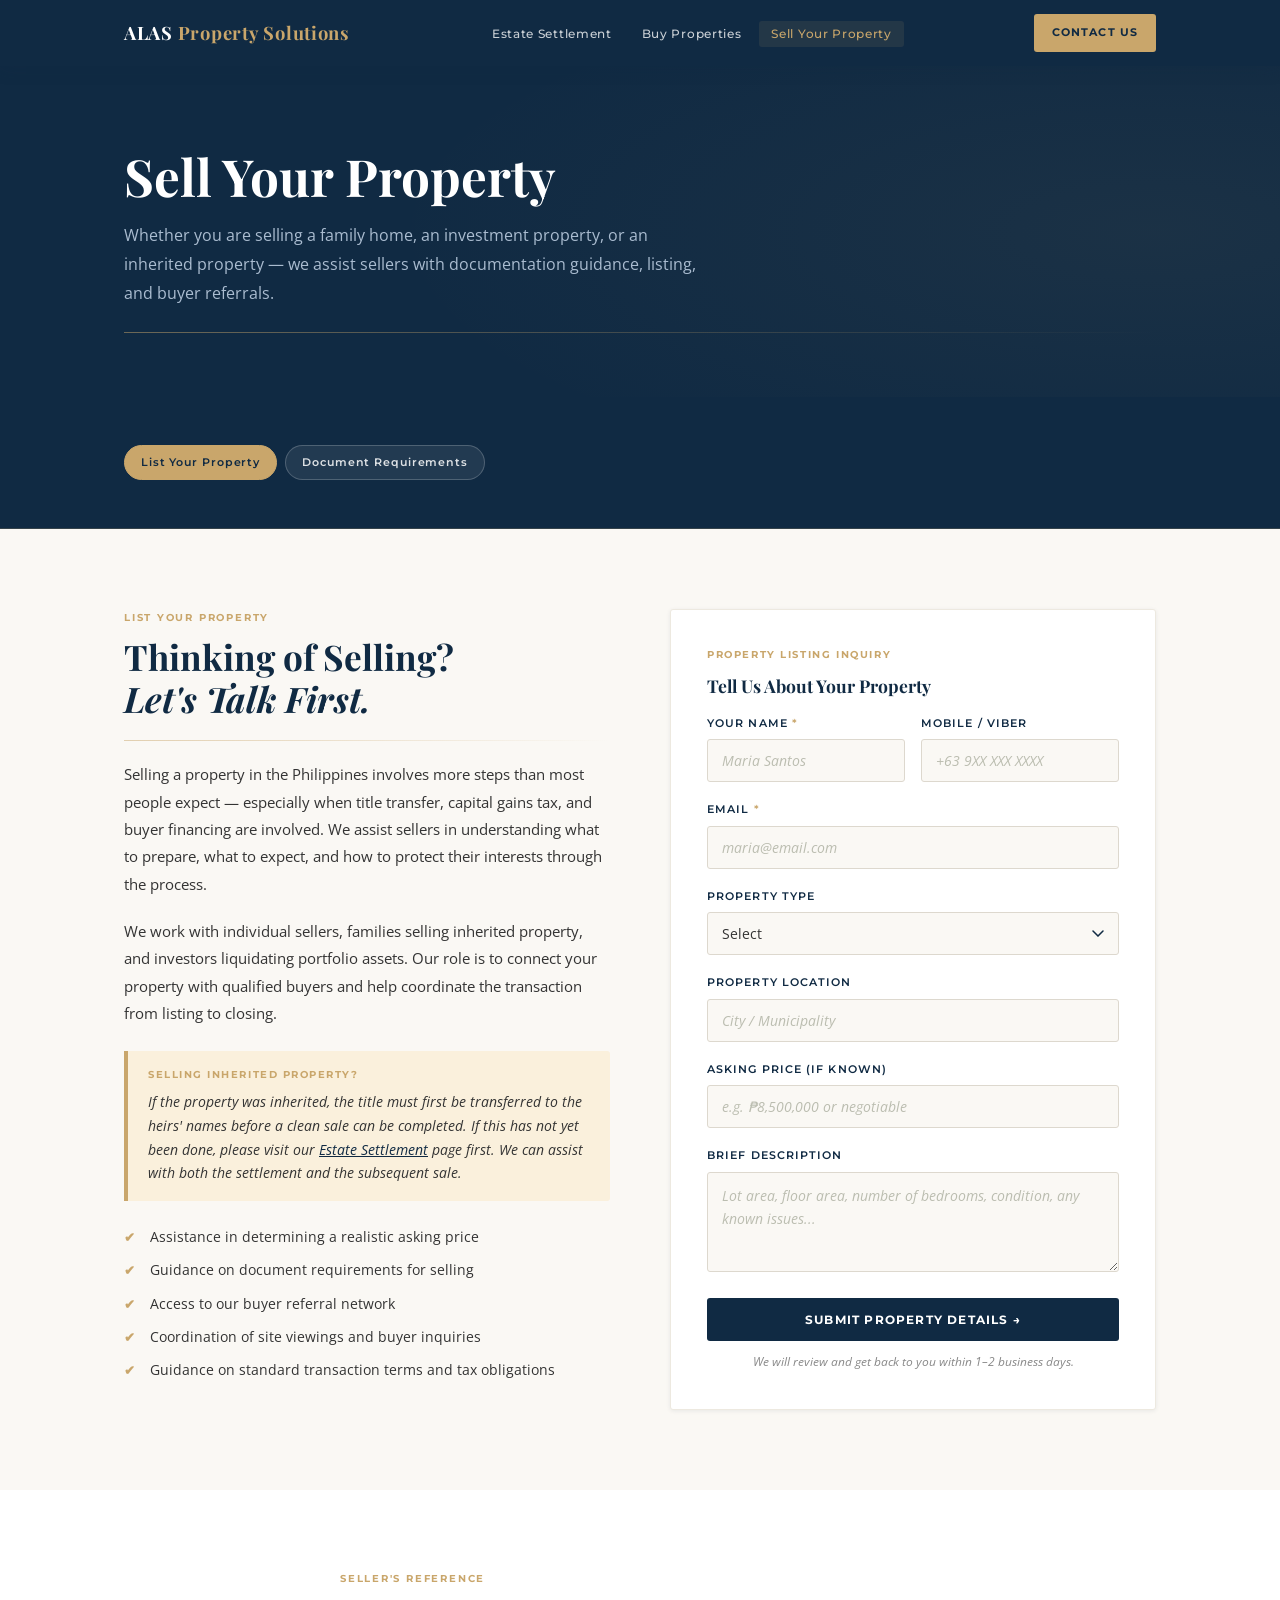
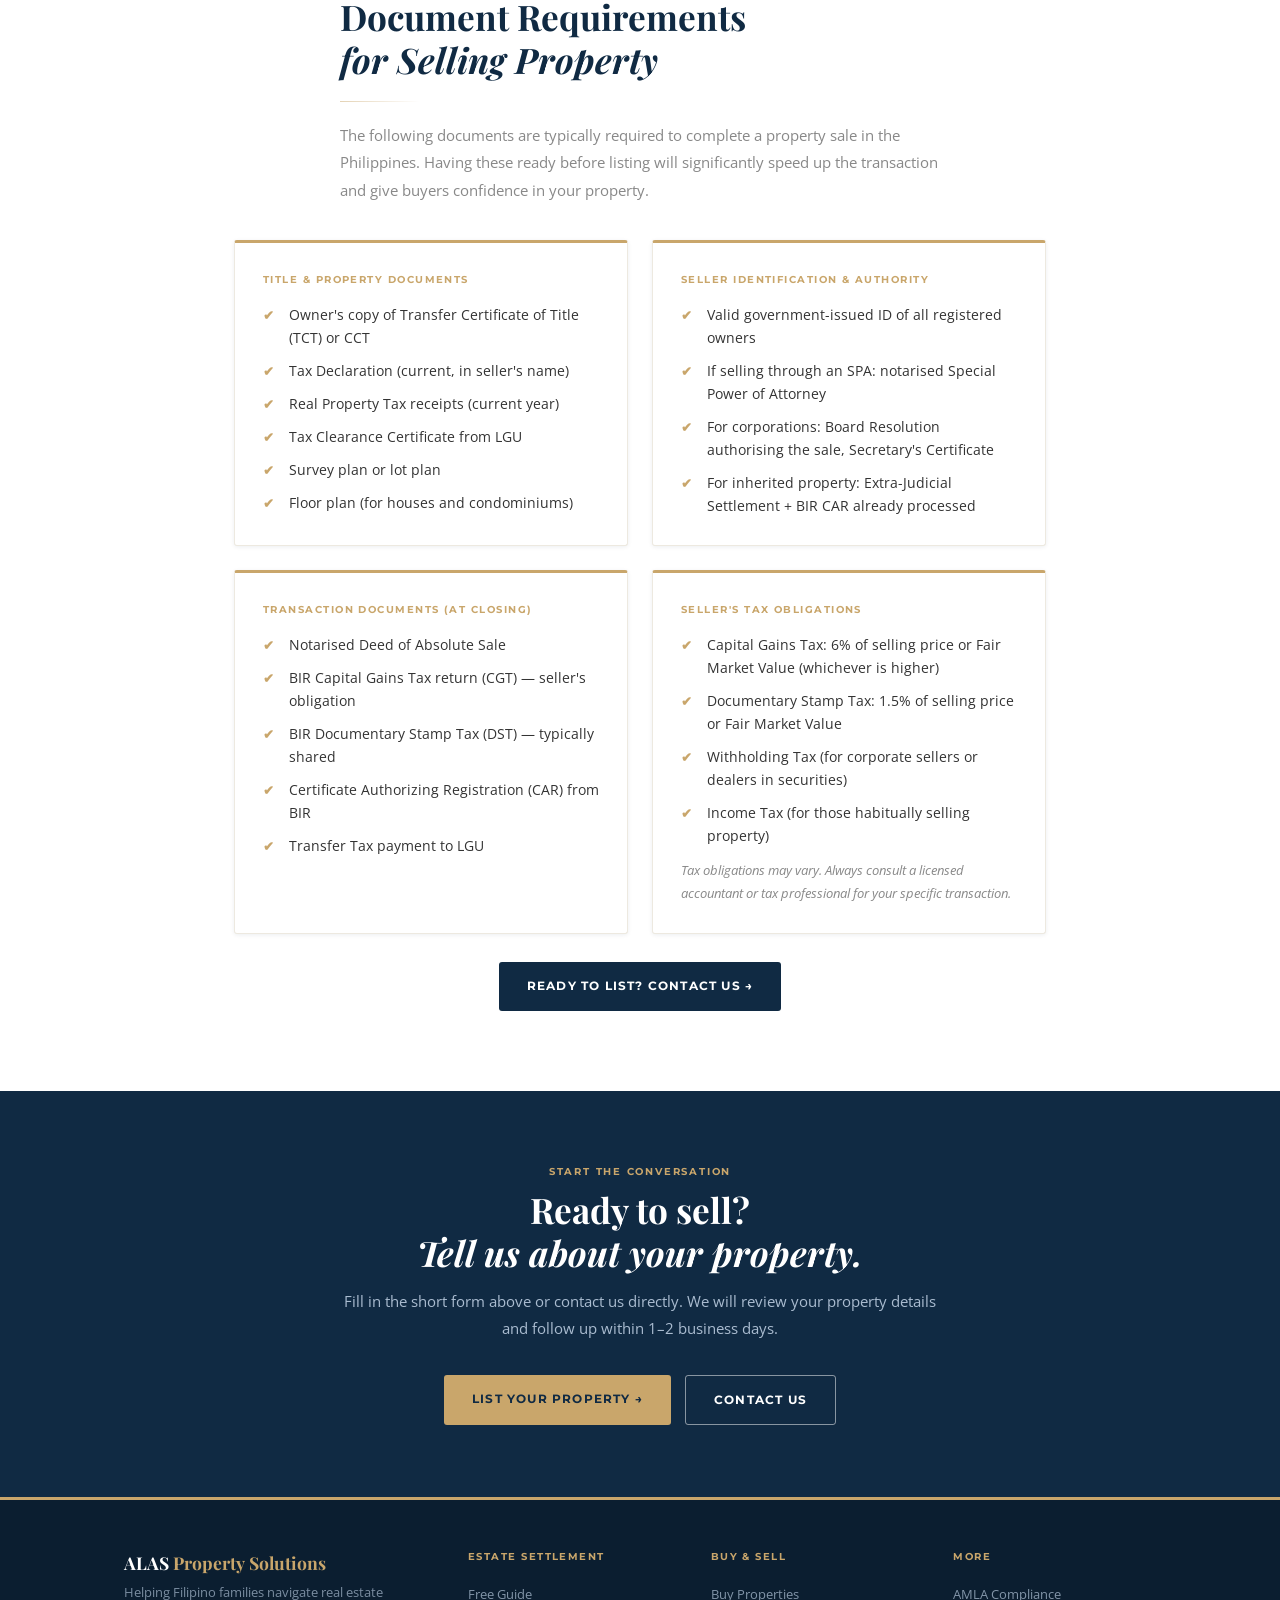
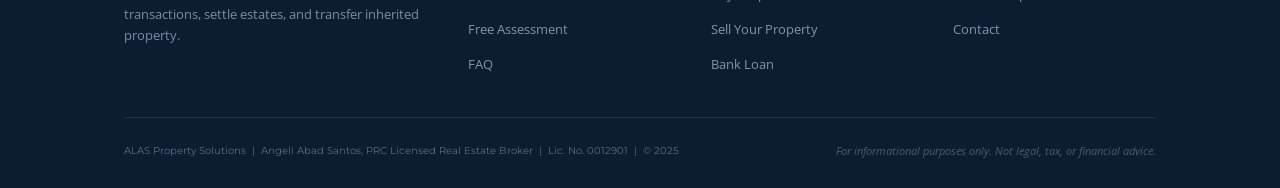
<file: pages/sell-property.html>
<!DOCTYPE html>
<html lang="en">
<head>
<meta charset="UTF-8">
<meta name="viewport" content="width=device-width, initial-scale=1.0">
<title>Sell Your Property | ALAS Property Solutions</title>
<meta name="description" content="List your property for sale with ALAS Property Solutions. We assist sellers with documentation guidance, marketing, and buyer referrals.">
<link rel="stylesheet" href="../css/alas.css">
</head>
<body>

<nav class="site-nav">
  <div class="nav-inner">
    <a href="../index.html" class="nav-logo">
      <div class="nav-logo-name">ALAS <span>Property Solutions</span></div>
    </a>
    <ul class="nav-links">
      <li><a href="estate-settlement.html">Estate Settlement</a></li>
      <li><a href="buy-properties.html">Buy Properties</a></li>
      <li><a href="sell-property.html" class="active">Sell Your Property</a></li>
    </ul>
    <a href="contact.html" class="nav-cta-btn">Contact Us</a>
    <button class="hamburger" onclick="toggleMenu()" aria-label="Menu"><span></span><span></span><span></span></button>
  </div>
  <div class="mobile-menu" id="mobile-menu">
    <a href="../index.html">Home</a>
    <a href="estate-settlement.html">Estate Settlement</a>
    <a href="buy-properties.html">Buy Properties</a>
    <a href="sell-property.html">Sell Your Property</a>
    <a href="contact.html">Contact Us</a>
  </div>
</nav>

<section class="page-hero">
  <div class="container page-hero-inner">
    <h1>Sell Your Property</h1>
    <p class="sub">Whether you are selling a family home, an investment property, or an inherited property — we assist sellers with documentation guidance, listing, and buyer referrals.</p>
    <div class="gold-rule"></div>
  </div>
</section>

<section class="section-sm" style="background:var(--navy);border-bottom:1px solid rgba(201,166,107,0.2)">
  <div class="container">
    <div style="display:flex;gap:8px;flex-wrap:wrap">
      <a href="#sell" class="filter-btn" style="background:var(--gold);color:var(--navy);border-color:var(--gold)">List Your Property</a>
      <a href="#docs" class="filter-btn" style="background:rgba(255,255,255,0.08);color:rgba(255,255,255,0.85);border-color:rgba(255,255,255,0.2)">Document Requirements</a>
    </div>
  </div>
</section>

<!-- ═══ SELL ═══ -->
<section class="section" id="sell" style="background:var(--ivory)">
  <div class="container">
    <div style="display:grid;grid-template-columns:1fr 1fr;gap:60px;align-items:start">
      <div>
        <span class="eyebrow">List Your Property</span>
        <h2>Thinking of Selling?<br><em>Let's Talk First.</em></h2>
        <div class="gold-rule"></div>
        <p style="margin-bottom:20px">Selling a property in the Philippines involves more steps than most people expect — especially when title transfer, capital gains tax, and buyer financing are involved. We assist sellers in understanding what to prepare, what to expect, and how to protect their interests through the process.</p>
        <p style="margin-bottom:20px">We work with individual sellers, families selling inherited property, and investors liquidating portfolio assets. Our role is to connect your property with qualified buyers and help coordinate the transaction from listing to closing.</p>
        <div class="insight-box" style="margin-bottom:24px">
          <div class="insight-strip"></div>
          <div class="insight-body">
            <div class="insight-label">Selling Inherited Property?</div>
            <p>If the property was inherited, the title must first be transferred to the heirs' names before a clean sale can be completed. If this has not yet been done, please visit our <a href="estate-settlement.html" style="color:var(--navy);text-decoration:underline">Estate Settlement</a> page first. We can assist with both the settlement and the subsequent sale.</p>
          </div>
        </div>
        <ul class="checklist" style="margin-bottom:24px">
          <li>Assistance in determining a realistic asking price</li>
          <li>Guidance on document requirements for selling</li>
          <li>Access to our buyer referral network</li>
          <li>Coordination of site viewings and buyer inquiries</li>
          <li>Guidance on standard transaction terms and tax obligations</li>
        </ul>
      </div>
      <div class="form-card">
        <div style="font-family:var(--font-sans);font-size:0.62rem;font-weight:700;letter-spacing:0.16em;text-transform:uppercase;color:var(--gold);margin-bottom:12px">Property Listing Inquiry</div>
        <h3 style="margin-bottom:18px;font-size:1.1rem">Tell Us About Your Property</h3>
        <form onsubmit="formSuccess(event,this)">
          <div class="form-row-2">
            <div class="form-group">
              <label>Your Name <span style="color:var(--gold)">*</span></label>
              <input type="text" placeholder="Maria Santos" required>
            </div>
            <div class="form-group">
              <label>Mobile / Viber</label>
              <input type="tel" placeholder="+63 9XX XXX XXXX">
            </div>
          </div>
          <div class="form-group">
            <label>Email <span style="color:var(--gold)">*</span></label>
            <input type="email" placeholder="maria@email.com" required>
          </div>
          <div class="form-group">
            <label>Property Type</label>
            <select>
              <option value="">Select</option>
              <option>House and Lot</option>
              <option>Condominium</option>
              <option>Vacant Lot</option>
              <option>Commercial Property</option>
              <option>Agricultural Land</option>
              <option>Inherited Property</option>
              <option>Other</option>
            </select>
          </div>
          <div class="form-group">
            <label>Property Location</label>
            <input type="text" placeholder="City / Municipality">
          </div>
          <div class="form-group">
            <label>Asking Price (if known)</label>
            <input type="text" placeholder="e.g. ₱8,500,000 or negotiable">
          </div>
          <div class="form-group">
            <label>Brief Description</label>
            <textarea placeholder="Lot area, floor area, number of bedrooms, condition, any known issues..."></textarea>
          </div>
          <button type="submit" class="btn btn-primary" style="width:100%">Submit Property Details →</button>
          <p class="form-note">We will review and get back to you within 1–2 business days.</p>
        </form>
      </div>
    </div>
  </div>
</section>

<!-- ═══ DOCUMENT REQUIREMENTS ═══ -->
<section class="section" id="docs" style="background:var(--white)">
  <div class="container" style="max-width:860px">
    <div class="sec-intro" style="text-align:left;margin-bottom:36px">
      <span class="eyebrow">Seller's Reference</span>
      <h2>Document Requirements<br><em>for Selling Property</em></h2>
      <div class="gold-rule" style="margin:20px 0"></div>
      <p>The following documents are typically required to complete a property sale in the Philippines. Having these ready before listing will significantly speed up the transaction and give buyers confidence in your property.</p>
    </div>
    <div style="display:grid;grid-template-columns:1fr 1fr;gap:24px">
      <div class="card card-gold-top">
        <div style="font-family:var(--font-sans);font-size:0.65rem;font-weight:700;letter-spacing:0.14em;text-transform:uppercase;color:var(--gold);margin-bottom:14px">Title &amp; Property Documents</div>
        <ul class="checklist">
          <li>Owner's copy of Transfer Certificate of Title (TCT) or CCT</li>
          <li>Tax Declaration (current, in seller's name)</li>
          <li>Real Property Tax receipts (current year)</li>
          <li>Tax Clearance Certificate from LGU</li>
          <li>Survey plan or lot plan</li>
          <li>Floor plan (for houses and condominiums)</li>
        </ul>
      </div>
      <div class="card card-gold-top">
        <div style="font-family:var(--font-sans);font-size:0.65rem;font-weight:700;letter-spacing:0.14em;text-transform:uppercase;color:var(--gold);margin-bottom:14px">Seller Identification &amp; Authority</div>
        <ul class="checklist">
          <li>Valid government-issued ID of all registered owners</li>
          <li>If selling through an SPA: notarised Special Power of Attorney</li>
          <li>For corporations: Board Resolution authorising the sale, Secretary's Certificate</li>
          <li>For inherited property: Extra-Judicial Settlement + BIR CAR already processed</li>
        </ul>
      </div>
      <div class="card card-gold-top">
        <div style="font-family:var(--font-sans);font-size:0.65rem;font-weight:700;letter-spacing:0.14em;text-transform:uppercase;color:var(--gold);margin-bottom:14px">Transaction Documents (at closing)</div>
        <ul class="checklist">
          <li>Notarised Deed of Absolute Sale</li>
          <li>BIR Capital Gains Tax return (CGT) — seller's obligation</li>
          <li>BIR Documentary Stamp Tax (DST) — typically shared</li>
          <li>Certificate Authorizing Registration (CAR) from BIR</li>
          <li>Transfer Tax payment to LGU</li>
        </ul>
      </div>
      <div class="card card-gold-top">
        <div style="font-family:var(--font-sans);font-size:0.65rem;font-weight:700;letter-spacing:0.14em;text-transform:uppercase;color:var(--gold);margin-bottom:14px">Seller's Tax Obligations</div>
        <ul class="checklist">
          <li>Capital Gains Tax: 6% of selling price or Fair Market Value (whichever is higher)</li>
          <li>Documentary Stamp Tax: 1.5% of selling price or Fair Market Value</li>
          <li>Withholding Tax (for corporate sellers or dealers in securities)</li>
          <li>Income Tax (for those habitually selling property)</li>
        </ul>
        <p style="font-size:0.8rem;color:var(--grey);font-style:italic;margin-top:12px">Tax obligations may vary. Always consult a licensed accountant or tax professional for your specific transaction.</p>
      </div>
    </div>
    <div style="margin-top:28px;text-align:center">
      <a href="contact.html" class="btn btn-primary">Ready to List? Contact Us →</a>
    </div>
  </div>
</section>

<section class="cta-section">
  <div class="container">
    <div class="cta-inner">
      <span class="eyebrow" style="color:var(--gold)">Start the Conversation</span>
      <h2 style="color:var(--white)">Ready to sell?<br><em>Tell us about your property.</em></h2>
      <p>Fill in the short form above or contact us directly. We will review your property details and follow up within 1–2 business days.</p>
      <div class="cta-pair">
        <a href="#sell" class="btn btn-gold">List Your Property →</a>
        <a href="contact.html" class="btn btn-outline-white">Contact Us</a>
      </div>
    </div>
  </div>
</section>

<footer class="site-footer">
  <div class="container">
    <div class="footer-grid">
      <div class="footer-brand"><div class="fb-name">ALAS <span>Property Solutions</span></div><p>Helping Filipino families navigate real estate transactions, settle estates, and transfer inherited property.</p></div>
      <div class="footer-col"><h5>Estate Settlement</h5><ul><li><a href="estate-settlement.html#guide">Free Guide</a></li><li><a href="estate-settlement.html#assessment">Free Assessment</a></li><li><a href="estate-settlement.html#faq">FAQ</a></li></ul></div>
      <div class="footer-col"><h5>Buy &amp; Sell</h5><ul><li><a href="buy-properties.html#listings">Buy Properties</a></li><li><a href="sell-property.html">Sell Your Property</a></li><li><a href="buy-properties.html#loan">Bank Loan</a></li></ul></div>
      <div class="footer-col"><h5>More</h5><ul><li><a href="amla-compliance.html">AMLA Compliance</a></li><li><a href="contact.html">Contact</a></li></ul></div>
    </div>
    <div class="footer-bottom">
      <div class="fb-left">ALAS Property Solutions &nbsp;|&nbsp; Angeli Abad Santos, PRC Licensed Real Estate Broker &nbsp;|&nbsp; Lic. No. 0012901 &nbsp;|&nbsp; © 2025</div>
      <div class="footer-disclaimer">For informational purposes only. Not legal, tax, or financial advice.</div>
    </div>
  </div>
</footer>

<script>
function toggleMenu(){ document.getElementById('mobile-menu').classList.toggle('open'); }
function formSuccess(e,form){
  e.preventDefault();
  form.innerHTML='<div style="text-align:center;padding:24px"><div style="font-size:1.5rem;margin-bottom:10px">✔</div><div style="font-family:var(--font-serif);font-size:1.1rem;color:var(--navy)">Thank you.</div><p style="font-size:0.85rem;color:var(--grey);margin-top:8px">We will be in touch within 1–2 business days.</p></div>';
}
</script>
</body>
</html>
</file>
<file: css/alas.css>
/* ============================================================
   ALAS PROPERTY SOLUTIONS — Global Stylesheet
   Design system: design2.md
   Fonts: Playfair Display · Montserrat · Open Sans
   ============================================================ */

@import url('https://fonts.googleapis.com/css2?family=Playfair+Display:ital,wght@0,400;0,600;0,700;1,400;1,600&family=Montserrat:wght@400;500;600;700&family=Open+Sans:ital,wght@0,400;0,600;1,400&display=swap');

/* ── RESET ── */
*, *::before, *::after { box-sizing: border-box; margin: 0; padding: 0; }
html { scroll-behavior: smooth; font-size: 16px; }
img { max-width: 100%; display: block; }
a { text-decoration: none; color: inherit; }
button { cursor: pointer; font-family: inherit; }

/* ── TOKENS ── */
:root {
  --navy:       #102A43;
  --navy-mid:   #173a5a;
  --navy-dark:  #0b1e30;
  --gold:       #C9A66B;
  --gold-light: #dfc08e;
  --gold-pale:  #FAF0DC;
  --ivory:      #FAF8F4;
  --steel:      #EEF2F7;
  --charcoal:   #333333;
  --grey:       #888888;
  --steel-blue: #AABCD0;
  --white:      #FFFFFF;
  --border:     #DDD8CE;
  --border-light: #EDE9E0;
  --green:      #2E7D32;
  --amber:      #F57F17;
  --red:        #C62828;

  --font-serif:  'Playfair Display', Georgia, serif;
  --font-sans:   'Montserrat', Calibri, sans-serif;
  --font-body:   'Open Sans', Arial, sans-serif;

  --shadow-sm:  0 1px 4px rgba(16,42,67,0.08);
  --shadow-md:  0 4px 16px rgba(16,42,67,0.12);
  --shadow-lg:  0 8px 32px rgba(16,42,67,0.16);
  --radius:     3px;
  --max-w:      1080px;
}

/* ── BASE ── */
body {
  font-family: var(--font-body);
  font-size: 1rem;
  line-height: 1.7;
  color: var(--charcoal);
  background: var(--ivory);
}

/* ── TYPOGRAPHY ── */
h1, h2, h3, h4 { font-family: var(--font-serif); font-weight: 700; line-height: 1.2; color: var(--navy); }
h1 { font-size: clamp(2rem, 4.5vw, 3.2rem); }
h2 { font-size: clamp(1.5rem, 3vw, 2.2rem); }
h3 { font-size: clamp(1.1rem, 2vw, 1.4rem); }
h4 { font-size: 1.05rem; font-weight: 600; }
p  { color: var(--charcoal); font-size: 0.95rem; line-height: 1.8; }

.eyebrow {
  font-family: var(--font-sans);
  font-size: 0.62rem;
  font-weight: 700;
  letter-spacing: 0.18em;
  text-transform: uppercase;
  color: var(--gold);
  display: block;
  margin-bottom: 10px;
}
.pull-quote {
  font-family: var(--font-serif);
  font-size: 1.05rem;
  font-style: italic;
  color: var(--gold);
  line-height: 1.65;
  margin-bottom: 24px;
}
.gold-rule {
  height: 1px;
  background: linear-gradient(to right, var(--gold), transparent);
  margin: 20px 0;
  opacity: 0.5;
}

/* ── LAYOUT ── */
.container { max-width: var(--max-w); margin: 0 auto; padding: 0 24px; }
.section    { padding: 80px 0; }
.section-sm { padding: 48px 0; }
.section-lg { padding: 100px 0; }

/* ── NAV ── */
.site-nav {
  background: var(--navy);
  position: sticky;
  top: 0;
  z-index: 200;
  box-shadow: 0 2px 16px rgba(16,42,67,0.22);
}
.nav-inner {
  display: flex;
  align-items: center;
  justify-content: space-between;
  height: 66px;
  max-width: var(--max-w);
  margin: 0 auto;
  padding: 0 24px;
}
.nav-logo { display: flex; flex-direction: column; gap: 1px; }
.nav-logo-name {
  font-family: var(--font-serif);
  font-size: 1.15rem;
  font-weight: 700;
  color: var(--white);
  letter-spacing: 0.04em;
}
.nav-logo-name span { color: var(--gold); }
.nav-logo-tag {
  font-family: var(--font-sans);
  font-size: 0.55rem;
  font-weight: 500;
  letter-spacing: 0.14em;
  text-transform: uppercase;
  color: var(--steel-blue);
}
.nav-links {
  display: flex;
  align-items: center;
  gap: 6px;
  list-style: none;
}
.nav-links a {
  font-family: var(--font-sans);
  font-size: 0.72rem;
  font-weight: 500;
  letter-spacing: 0.06em;
  color: rgba(255,255,255,0.78);
  padding: 6px 12px;
  border-radius: var(--radius);
  transition: color 0.2s, background 0.2s;
  white-space: nowrap;
}
.nav-links a:hover, .nav-links a.active {
  color: var(--gold);
  background: rgba(201,166,107,0.1);
}
.nav-cta-btn {
  font-family: var(--font-sans);
  font-size: 0.7rem;
  font-weight: 700;
  letter-spacing: 0.1em;
  text-transform: uppercase;
  background: var(--gold);
  color: var(--navy);
  padding: 9px 18px;
  border: none;
  border-radius: var(--radius);
  transition: background 0.2s;
  white-space: nowrap;
}
.nav-cta-btn:hover { background: var(--gold-light); }
.hamburger {
  display: none;
  flex-direction: column;
  gap: 5px;
  background: none;
  border: none;
  padding: 6px;
}
.hamburger span {
  display: block;
  width: 22px;
  height: 2px;
  background: var(--white);
  border-radius: 1px;
  transition: all 0.3s;
}
.mobile-menu {
  display: none;
  background: var(--navy-dark);
  padding: 16px 24px 24px;
  border-top: 1px solid rgba(201,166,107,0.15);
}
.mobile-menu.open { display: block; }
.mobile-menu a {
  display: block;
  font-family: var(--font-sans);
  font-size: 0.85rem;
  font-weight: 500;
  color: rgba(255,255,255,0.8);
  padding: 10px 0;
  border-bottom: 1px solid rgba(255,255,255,0.06);
}
.mobile-menu a:hover { color: var(--gold); }

/* ── BUTTONS ── */
.btn {
  display: inline-block;
  font-family: var(--font-sans);
  font-size: 0.75rem;
  font-weight: 700;
  letter-spacing: 0.1em;
  text-transform: uppercase;
  padding: 14px 28px;
  border-radius: var(--radius);
  border: none;
  transition: all 0.2s;
  cursor: pointer;
  text-align: center;
}
.btn-primary   { background: var(--navy); color: var(--white); }
.btn-primary:hover { background: var(--navy-mid); }
.btn-gold      { background: var(--gold); color: var(--navy); }
.btn-gold:hover { background: var(--gold-light); }
.btn-outline   { background: transparent; color: var(--gold); border: 1.5px solid var(--gold); }
.btn-outline:hover { background: var(--gold-pale); }
.btn-outline-white { background: transparent; color: var(--white); border: 1.5px solid rgba(255,255,255,0.5); }
.btn-outline-white:hover { border-color: var(--gold); color: var(--gold); }
.btn-sm { padding: 10px 20px; font-size: 0.68rem; }

/* ── HERO ── */
.hero {
  background: var(--navy);
  min-height: 88vh;
  display: flex;
  align-items: flex-end;
  padding-bottom: 80px;
  position: relative;
  overflow: hidden;
}
.hero::before {
  content: '';
  position: absolute;
  inset: 0;
  background: radial-gradient(ellipse 70% 80% at 80% 40%, rgba(201,166,107,0.07), transparent),
              radial-gradient(ellipse 40% 60% at 10% 80%, rgba(201,166,107,0.04), transparent);
}
.hero-grid {
  display: grid;
  grid-template-columns: 1fr 1fr;
  gap: 60px;
  align-items: end;
  position: relative;
  z-index: 2;
}
.hero-label {
  font-family: var(--font-sans);
  font-size: 0.62rem;
  font-weight: 700;
  letter-spacing: 0.2em;
  text-transform: uppercase;
  color: var(--gold);
  margin-bottom: 18px;
}
.hero h1 { color: var(--white); margin-bottom: 14px; }
.hero h1 em { font-style: italic; color: var(--gold); }
.hero-sub {
  font-family: var(--font-body);
  font-size: 0.95rem;
  color: var(--steel-blue);
  line-height: 1.8;
  margin-bottom: 32px;
  max-width: 480px;
}
.hero-qualifier {
  font-family: var(--font-sans);
  font-size: 0.68rem;
  font-weight: 500;
  color: rgba(170,188,208,0.7);
  letter-spacing: 0.06em;
  margin-bottom: 28px;
  padding: 8px 14px;
  border-left: 2px solid rgba(201,166,107,0.4);
  font-style: italic;
}
.hero-ctas { display: flex; gap: 12px; flex-wrap: wrap; }
.hero-stats {
  display: grid;
  grid-template-columns: 1fr 1fr;
  gap: 2px;
}
.stat-card {
  background: rgba(255,255,255,0.04);
  border: 1px solid rgba(201,166,107,0.12);
  padding: 24px 20px;
}
.stat-num {
  font-family: var(--font-serif);
  font-size: 2.2rem;
  font-weight: 700;
  color: var(--gold);
  line-height: 1;
  margin-bottom: 6px;
}
.stat-label {
  font-family: var(--font-sans);
  font-size: 0.68rem;
  font-weight: 500;
  letter-spacing: 0.1em;
  text-transform: uppercase;
  color: var(--steel-blue);
}
.stat-desc {
  font-family: var(--font-body);
  font-size: 0.78rem;
  color: rgba(170,188,208,0.7);
  margin-top: 4px;
  line-height: 1.5;
}

/* ── DIVISION CARDS (Homepage) ── */
.divisions { background: var(--white); }
.div-grid {
  display: grid;
  grid-template-columns: repeat(3, 1fr);
  gap: 2px;
  margin-top: 48px;
}
.div-card {
  background: var(--ivory);
  padding: 36px 28px;
  border-top: 3px solid transparent;
  transition: border-color 0.2s, background 0.2s;
  display: flex;
  flex-direction: column;
}
.div-card:hover { border-top-color: var(--gold); background: var(--gold-pale); }
.div-icon {
  font-size: 1.6rem;
  margin-bottom: 16px;
  display: block;
}
.div-card h3 { margin-bottom: 10px; font-size: 1.1rem; }
.div-card p  { font-size: 0.85rem; color: var(--grey); line-height: 1.7; flex: 1; margin-bottom: 20px; }
.div-links { list-style: none; margin-bottom: 24px; display: flex; flex-direction: column; gap: 6px; }
.div-links li {
  font-family: var(--font-body);
  font-size: 0.8rem;
  color: var(--charcoal);
  padding-left: 16px;
  position: relative;
  line-height: 1.5;
}
.div-links li::before { content: '—'; position: absolute; left: 0; color: var(--gold); font-size: 0.75rem; }

/* ── INSIGHT BOX ── */
.insight-box {
  display: flex;
  border-radius: 0 var(--radius) var(--radius) 0;
  overflow: hidden;
  margin: 24px 0;
}
.insight-strip { width: 4px; background: var(--gold); flex-shrink: 0; }
.insight-body  { background: var(--gold-pale); padding: 16px 20px; flex: 1; }
.insight-label {
  font-family: var(--font-sans);
  font-size: 0.6rem;
  font-weight: 700;
  letter-spacing: 0.16em;
  text-transform: uppercase;
  color: var(--gold);
  margin-bottom: 6px;
}
.insight-body p {
  font-style: italic;
  font-size: 0.88rem;
  color: var(--charcoal);
  margin: 0;
  line-height: 1.7;
}

/* ── CHECKLIST ── */
.checklist { list-style: none; display: flex; flex-direction: column; gap: 10px; }
.checklist li {
  font-family: var(--font-body);
  font-size: 0.9rem;
  color: var(--charcoal);
  padding-left: 26px;
  position: relative;
  line-height: 1.6;
}
.checklist li::before {
  content: '✔';
  position: absolute;
  left: 0;
  color: var(--gold);
  font-weight: 700;
  font-size: 0.8rem;
  top: 2px;
}

/* ── CTA SECTION ── */
.cta-section { background: var(--navy); padding: 72px 0; }
.cta-inner { text-align: center; max-width: 620px; margin: 0 auto; }
.cta-section h2 { color: var(--white); margin-bottom: 14px; }
.cta-section p  { color: var(--steel-blue); margin-bottom: 32px; font-size: 0.95rem; }
.cta-pair { display: flex; gap: 14px; justify-content: center; flex-wrap: wrap; }

/* ── PAGE HERO (inner pages) ── */
.page-hero {
  background: var(--navy);
  padding: 80px 0 64px;
  position: relative;
  overflow: hidden;
}
.page-hero::before {
  content: '';
  position: absolute;
  inset: 0;
  background: radial-gradient(ellipse 60% 80% at 90% 50%, rgba(201,166,107,0.06), transparent);
}
.page-hero-inner { position: relative; z-index: 2; }
.page-hero .eyebrow { margin-bottom: 12px; }
.page-hero h1 { color: var(--white); margin-bottom: 14px; max-width: 680px; }
.page-hero h1 em { color: var(--gold); font-style: italic; }
.page-hero .sub {
  font-size: 1rem;
  color: var(--steel-blue);
  max-width: 580px;
  line-height: 1.8;
  font-family: var(--font-body);
}
.page-hero .gold-rule { margin: 24px 0 0; width: 100%; }

/* ── STEP PROCESS ── */
.steps { display: flex; flex-direction: column; gap: 0; }
.step-item {
  display: grid;
  grid-template-columns: 80px 1fr;
  gap: 0;
  position: relative;
}
.step-item:not(:last-child)::after {
  content: '';
  position: absolute;
  left: 38px;
  top: 60px;
  bottom: 0;
  width: 1px;
  background: var(--border);
}
.step-num-col { display: flex; flex-direction: column; align-items: center; padding-top: 4px; }
.step-circle {
  width: 40px;
  height: 40px;
  border-radius: 50%;
  background: var(--navy);
  color: var(--white);
  font-family: var(--font-sans);
  font-size: 0.8rem;
  font-weight: 700;
  display: flex;
  align-items: center;
  justify-content: center;
  flex-shrink: 0;
  position: relative;
  z-index: 1;
}
.step-body { padding: 0 0 40px 24px; }
.step-body h4 { color: var(--navy); margin-bottom: 6px; font-size: 1rem; }
.step-body p  { font-size: 0.88rem; color: var(--charcoal); }

/* ── FAQ ── */
.faq-list { display: flex; flex-direction: column; gap: 2px; }
.faq-item {
  background: var(--white);
  border: 1px solid var(--border-light);
  border-radius: var(--radius);
  overflow: hidden;
}
.faq-q {
  width: 100%;
  background: none;
  border: none;
  padding: 18px 20px;
  text-align: left;
  display: flex;
  justify-content: space-between;
  align-items: center;
  gap: 16px;
  cursor: pointer;
  font-family: var(--font-sans);
  font-size: 0.88rem;
  font-weight: 600;
  color: var(--navy);
  line-height: 1.4;
  transition: background 0.15s;
}
.faq-q:hover { background: var(--gold-pale); }
.faq-q .faq-icon {
  width: 22px;
  height: 22px;
  border-radius: 50%;
  background: var(--navy);
  color: var(--white);
  font-size: 0.9rem;
  display: flex;
  align-items: center;
  justify-content: center;
  flex-shrink: 0;
  transition: background 0.2s, transform 0.2s;
}
.faq-item.open .faq-icon { background: var(--gold); transform: rotate(45deg); }
.faq-a {
  display: none;
  padding: 0 20px 18px;
  font-size: 0.88rem;
  color: var(--charcoal);
  line-height: 1.75;
  border-top: 1px solid var(--border-light);
}
.faq-item.open .faq-a { display: block; }

/* ── FORMS ── */
.form-card {
  background: var(--white);
  border: 1px solid var(--border-light);
  border-radius: var(--radius);
  padding: 36px;
  box-shadow: var(--shadow-sm);
}
.form-group { margin-bottom: 18px; }
.form-group label {
  display: block;
  font-family: var(--font-sans);
  font-size: 0.68rem;
  font-weight: 600;
  text-transform: uppercase;
  letter-spacing: 0.1em;
  color: var(--navy);
  margin-bottom: 7px;
}
.form-group input,
.form-group select,
.form-group textarea {
  width: 100%;
  background: var(--ivory);
  border: 1px solid var(--border);
  color: var(--charcoal);
  font-family: var(--font-body);
  font-size: 0.9rem;
  padding: 11px 14px;
  border-radius: var(--radius);
  outline: none;
  transition: border-color 0.2s, box-shadow 0.2s;
  -webkit-appearance: none;
  appearance: none;
}
.form-group input::placeholder,
.form-group textarea::placeholder { color: #BBBDB0; font-style: italic; }
.form-group input:focus,
.form-group select:focus,
.form-group textarea:focus {
  border-color: var(--navy);
  box-shadow: 0 0 0 3px rgba(16,42,67,0.07);
}
.form-group select {
  background-image: url("data:image/svg+xml,%3Csvg xmlns='http://www.w3.org/2000/svg' width='12' height='7'%3E%3Cpath d='M1 1l5 5 5-5' stroke='%23102A43' stroke-width='1.5' fill='none' stroke-linecap='round'/%3E%3C/svg%3E");
  background-repeat: no-repeat;
  background-position: right 14px center;
  padding-right: 36px;
}
.form-group textarea { resize: vertical; min-height: 100px; line-height: 1.6; }
.form-row-2 { display: grid; grid-template-columns: 1fr 1fr; gap: 16px; }
.form-note {
  font-size: 0.75rem;
  color: var(--grey);
  font-style: italic;
  text-align: center;
  margin-top: 10px;
}

/* ── LISTING CARDS ── */
.listing-grid {
  display: grid;
  grid-template-columns: repeat(auto-fill, minmax(300px, 1fr));
  gap: 20px;
  margin-top: 32px;
}
.listing-card {
  background: var(--white);
  border: 1px solid var(--border-light);
  border-radius: var(--radius);
  overflow: hidden;
  transition: box-shadow 0.2s, transform 0.2s;
  display: flex;
  flex-direction: column;
}
.listing-card:hover { box-shadow: var(--shadow-md); transform: translateY(-2px); }
.listing-img {
  aspect-ratio: 16/9;
  background: var(--steel);
  display: flex;
  align-items: center;
  justify-content: center;
  color: var(--grey);
  font-size: 0.75rem;
  font-family: var(--font-sans);
  letter-spacing: 0.1em;
  text-transform: uppercase;
  position: relative;
  overflow: hidden;
}
.listing-tag {
  position: absolute;
  top: 12px;
  left: 12px;
  font-family: var(--font-sans);
  font-size: 0.6rem;
  font-weight: 700;
  letter-spacing: 0.1em;
  text-transform: uppercase;
  padding: 3px 8px;
  border-radius: 2px;
}
.tag-sale { background: var(--navy); color: var(--white); }
.tag-rent { background: var(--gold); color: var(--navy); }
.listing-body { padding: 20px; flex: 1; display: flex; flex-direction: column; }
.listing-type {
  font-family: var(--font-sans);
  font-size: 0.62rem;
  font-weight: 600;
  letter-spacing: 0.12em;
  text-transform: uppercase;
  color: var(--gold);
  margin-bottom: 6px;
}
.listing-body h4 { font-size: 0.95rem; margin-bottom: 6px; color: var(--navy); }
.listing-location {
  font-size: 0.8rem;
  color: var(--grey);
  margin-bottom: 12px;
}
.listing-price {
  font-family: var(--font-serif);
  font-size: 1.2rem;
  font-weight: 700;
  color: var(--navy);
  margin-top: auto;
  padding-top: 12px;
  border-top: 1px solid var(--border-light);
}
.listing-filters {
  display: flex;
  gap: 8px;
  flex-wrap: wrap;
  margin-bottom: 28px;
}
.filter-btn {
  font-family: var(--font-sans);
  font-size: 0.7rem;
  font-weight: 600;
  letter-spacing: 0.08em;
  padding: 7px 16px;
  border: 1.5px solid var(--border);
  background: var(--white);
  color: var(--charcoal);
  border-radius: 24px;
  cursor: pointer;
  transition: all 0.15s;
}
.filter-btn:hover, .filter-btn.active {
  background: var(--navy);
  color: var(--white);
  border-color: var(--navy);
}

/* ── CREDENTIALS BLOCK ── */
.creds-block {
  background: var(--navy);
  padding: 40px 44px;
  border-radius: var(--radius);
  position: relative;
  overflow: hidden;
}
.creds-block::before {
  content: '';
  position: absolute;
  top: 0; left: 0; right: 0;
  height: 3px;
  background: var(--gold);
}
.creds-name {
  font-family: var(--font-serif);
  font-size: 1.3rem;
  font-weight: 700;
  color: var(--white);
  margin-bottom: 4px;
}
.creds-title {
  font-family: var(--font-sans);
  font-size: 0.65rem;
  font-weight: 600;
  letter-spacing: 0.14em;
  text-transform: uppercase;
  color: var(--gold);
  margin-bottom: 18px;
}
.creds-list { list-style: none; display: flex; flex-direction: column; gap: 8px; }
.creds-list li {
  font-family: var(--font-body);
  font-size: 0.88rem;
  color: rgba(250,248,244,0.8);
  padding-left: 20px;
  position: relative;
  line-height: 1.5;
}
.creds-list li::before { content: '✔'; position: absolute; left: 0; color: var(--gold); font-size: 0.75rem; top: 2px; }

/* ── FOOTER ── */
.site-footer {
  background: var(--navy-dark);
  border-top: 3px solid var(--gold);
  padding: 48px 0 28px;
}
.footer-grid {
  display: grid;
  grid-template-columns: 1.5fr 1fr 1fr 1fr;
  gap: 40px;
  margin-bottom: 40px;
}
.footer-brand .fb-name {
  font-family: var(--font-serif);
  font-size: 1.1rem;
  font-weight: 700;
  color: var(--white);
  margin-bottom: 4px;
}
.footer-brand .fb-name span { color: var(--gold); }
.footer-brand .fb-tag {
  font-family: var(--font-sans);
  font-size: 0.6rem;
  letter-spacing: 0.12em;
  text-transform: uppercase;
  color: var(--steel-blue);
  margin-bottom: 14px;
}
.footer-brand p {
  font-size: 0.8rem;
  color: rgba(170,188,208,0.7);
  line-height: 1.7;
  margin-bottom: 0;
}
.footer-col h5 {
  font-family: var(--font-sans);
  font-size: 0.65rem;
  font-weight: 700;
  letter-spacing: 0.14em;
  text-transform: uppercase;
  color: var(--gold);
  margin-bottom: 14px;
}
.footer-col ul { list-style: none; display: flex; flex-direction: column; gap: 8px; }
.footer-col ul li a {
  font-family: var(--font-body);
  font-size: 0.8rem;
  color: rgba(170,188,208,0.75);
  transition: color 0.2s;
}
.footer-col ul li a:hover { color: var(--gold); }
.footer-bottom {
  padding-top: 24px;
  border-top: 1px solid rgba(170,188,208,0.12);
  display: flex;
  justify-content: space-between;
  align-items: flex-start;
  gap: 20px;
  flex-wrap: wrap;
}
.footer-bottom .fb-left {
  font-family: var(--font-sans);
  font-size: 0.65rem;
  color: rgba(170,188,208,0.5);
  line-height: 1.7;
}
.footer-disclaimer {
  font-family: var(--font-body);
  font-size: 0.68rem;
  font-style: italic;
  color: rgba(170,188,208,0.4);
  max-width: 560px;
  line-height: 1.65;
}

/* ── SECTION INTROS ── */
.sec-intro { max-width: 600px; margin: 0 auto 56px; text-align: center; }
.sec-intro h2 { margin-bottom: 12px; }
.sec-intro p  { color: var(--grey); }
.sec-intro .gold-rule { margin: 20px auto; max-width: 80px; }

/* ── CARDS MISC ── */
.card {
  background: var(--white);
  border: 1px solid var(--border-light);
  border-radius: var(--radius);
  padding: 28px;
  box-shadow: var(--shadow-sm);
}
.card-gold-top { border-top: 3px solid var(--gold); }

/* ── TAXES / COMPLIANCE ── */
.law-card {
  background: var(--white);
  border: 1px solid var(--border-light);
  border-left: 3px solid var(--gold);
  border-radius: 0 var(--radius) var(--radius) 0;
  padding: 18px 20px;
  margin-bottom: 10px;
}
.law-card .law-ref {
  font-family: var(--font-sans);
  font-size: 0.65rem;
  font-weight: 700;
  letter-spacing: 0.12em;
  text-transform: uppercase;
  color: var(--gold);
  margin-bottom: 4px;
}
.law-card h4 { font-size: 0.92rem; color: var(--navy); margin-bottom: 4px; }
.law-card p  { font-size: 0.82rem; color: var(--grey); }

/* ── PRODUCT CARD ── */
.product-card {
  background: var(--navy);
  border-radius: var(--radius);
  padding: 40px 36px;
  position: relative;
  overflow: hidden;
}
.product-card::before {
  content: '';
  position: absolute;
  top: 0; left: 0; right: 0;
  height: 3px;
  background: var(--gold);
}
.product-card .pc-label {
  font-family: var(--font-sans);
  font-size: 0.6rem;
  font-weight: 700;
  letter-spacing: 0.18em;
  text-transform: uppercase;
  color: var(--gold);
  margin-bottom: 12px;
}
.product-card h3 { color: var(--white); margin-bottom: 12px; }
.product-card p  { color: var(--steel-blue); font-size: 0.88rem; margin-bottom: 24px; }
.product-price {
  font-family: var(--font-serif);
  font-size: 2rem;
  font-weight: 700;
  color: var(--gold);
  margin-bottom: 6px;
}
.product-price-note {
  font-family: var(--font-sans);
  font-size: 0.68rem;
  color: var(--steel-blue);
  margin-bottom: 24px;
}

/* ── UTILS ── */
.text-center { text-align: center; }
.text-gold   { color: var(--gold); }
.text-navy   { color: var(--navy); }
.text-grey   { color: var(--grey); }
.mt-8  { margin-top:  8px; }
.mt-16 { margin-top: 16px; }
.mt-24 { margin-top: 24px; }
.mt-32 { margin-top: 32px; }
.mt-48 { margin-top: 48px; }
.mb-8  { margin-bottom:  8px; }
.mb-16 { margin-bottom: 16px; }
.mb-24 { margin-bottom: 24px; }
.mb-32 { margin-bottom: 32px; }
.divider-line {
  height: 1px;
  background: var(--border-light);
  margin: 40px 0;
}

/* ── RESPONSIVE ── */
@media (max-width: 900px) {
  .hero-grid    { grid-template-columns: 1fr; gap: 40px; }
  .hero-stats   { grid-template-columns: 1fr 1fr; }
  .div-grid     { grid-template-columns: 1fr; gap: 2px; }
  .footer-grid  { grid-template-columns: 1fr 1fr; gap: 32px; }
  .nav-links    { display: none; }
  .hamburger    { display: flex; }
  .creds-block  { padding: 28px 24px; }
}
@media (max-width: 600px) {
  .section, .section-lg { padding: 56px 0; }
  .hero { min-height: auto; padding: 100px 0 56px; }
  .hero-stats   { grid-template-columns: 1fr 1fr; }
  .footer-grid  { grid-template-columns: 1fr; gap: 28px; }
  .form-row-2   { grid-template-columns: 1fr; }
  .cta-pair     { flex-direction: column; align-items: center; }
  .page-hero    { padding: 64px 0 48px; }
}
@media (prefers-reduced-motion: reduce) {
  *, *::before, *::after { animation: none !important; transition: none !important; }
}
</file>
